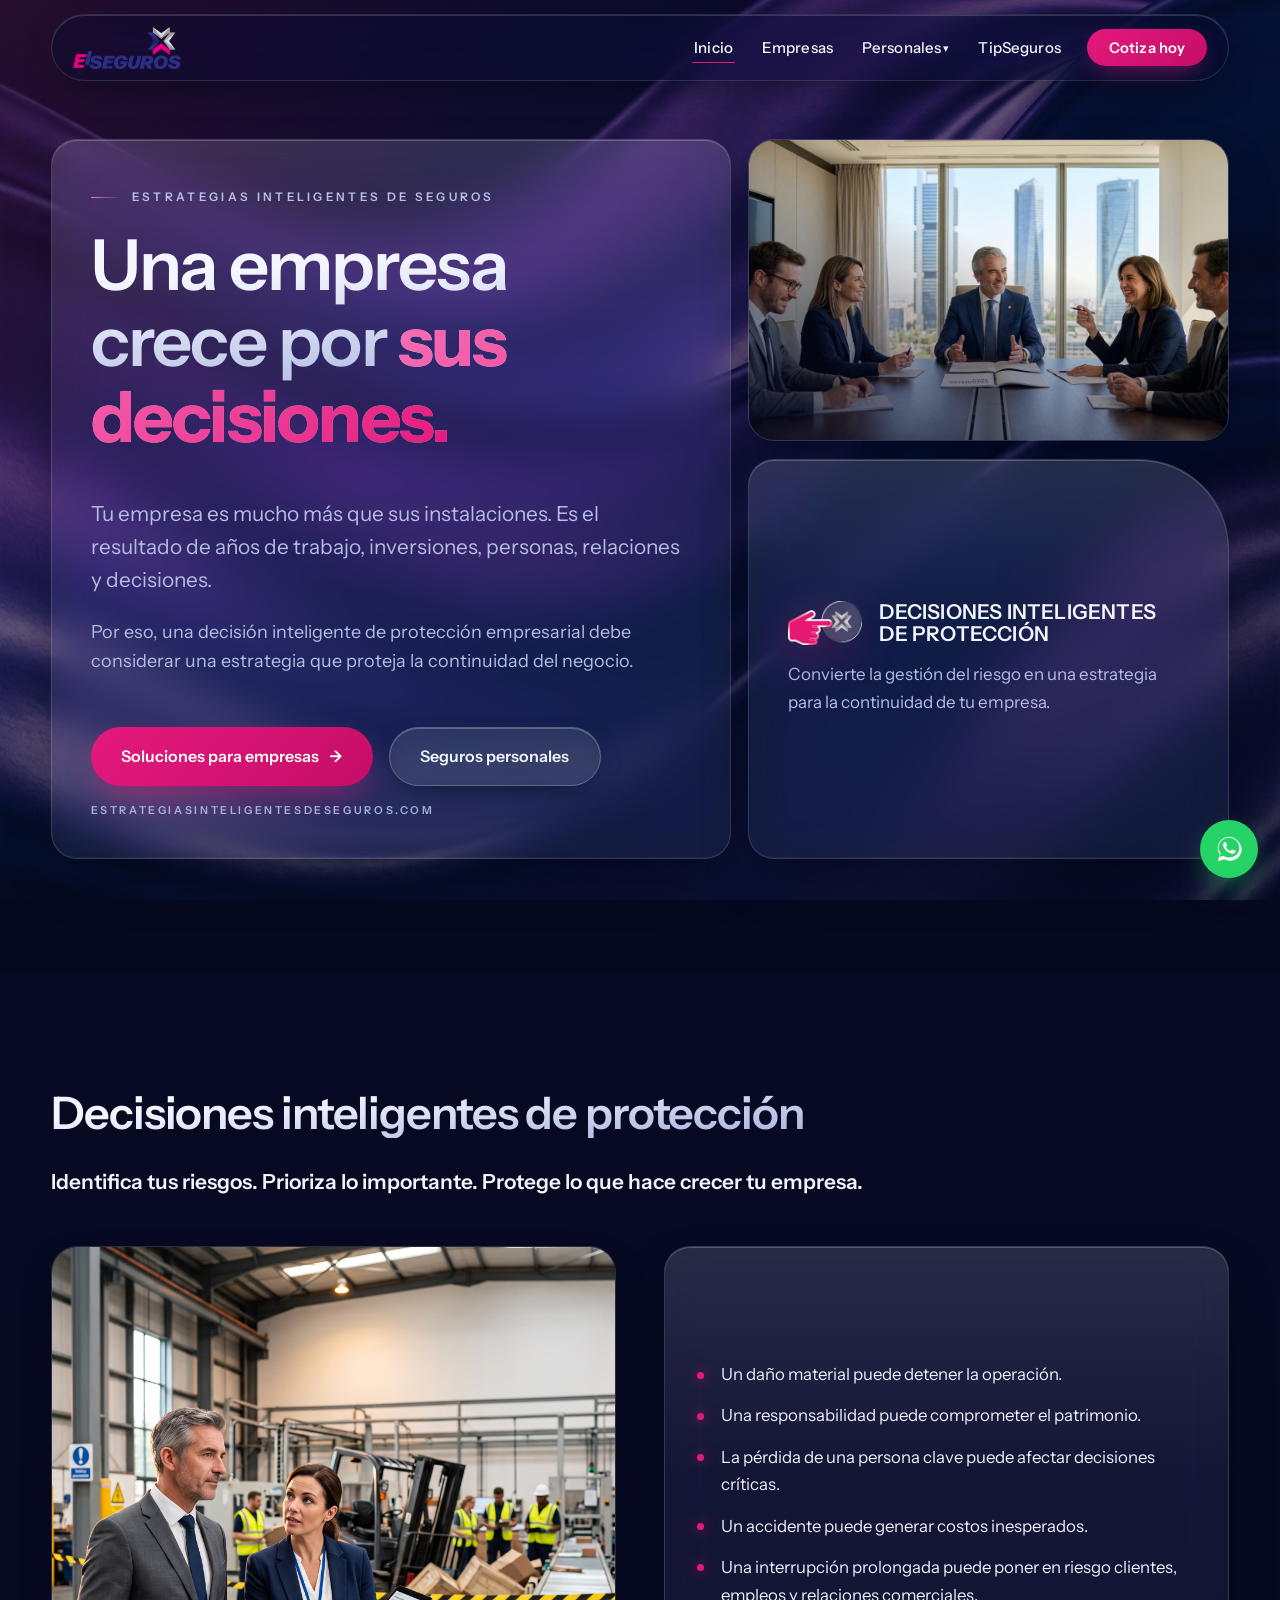
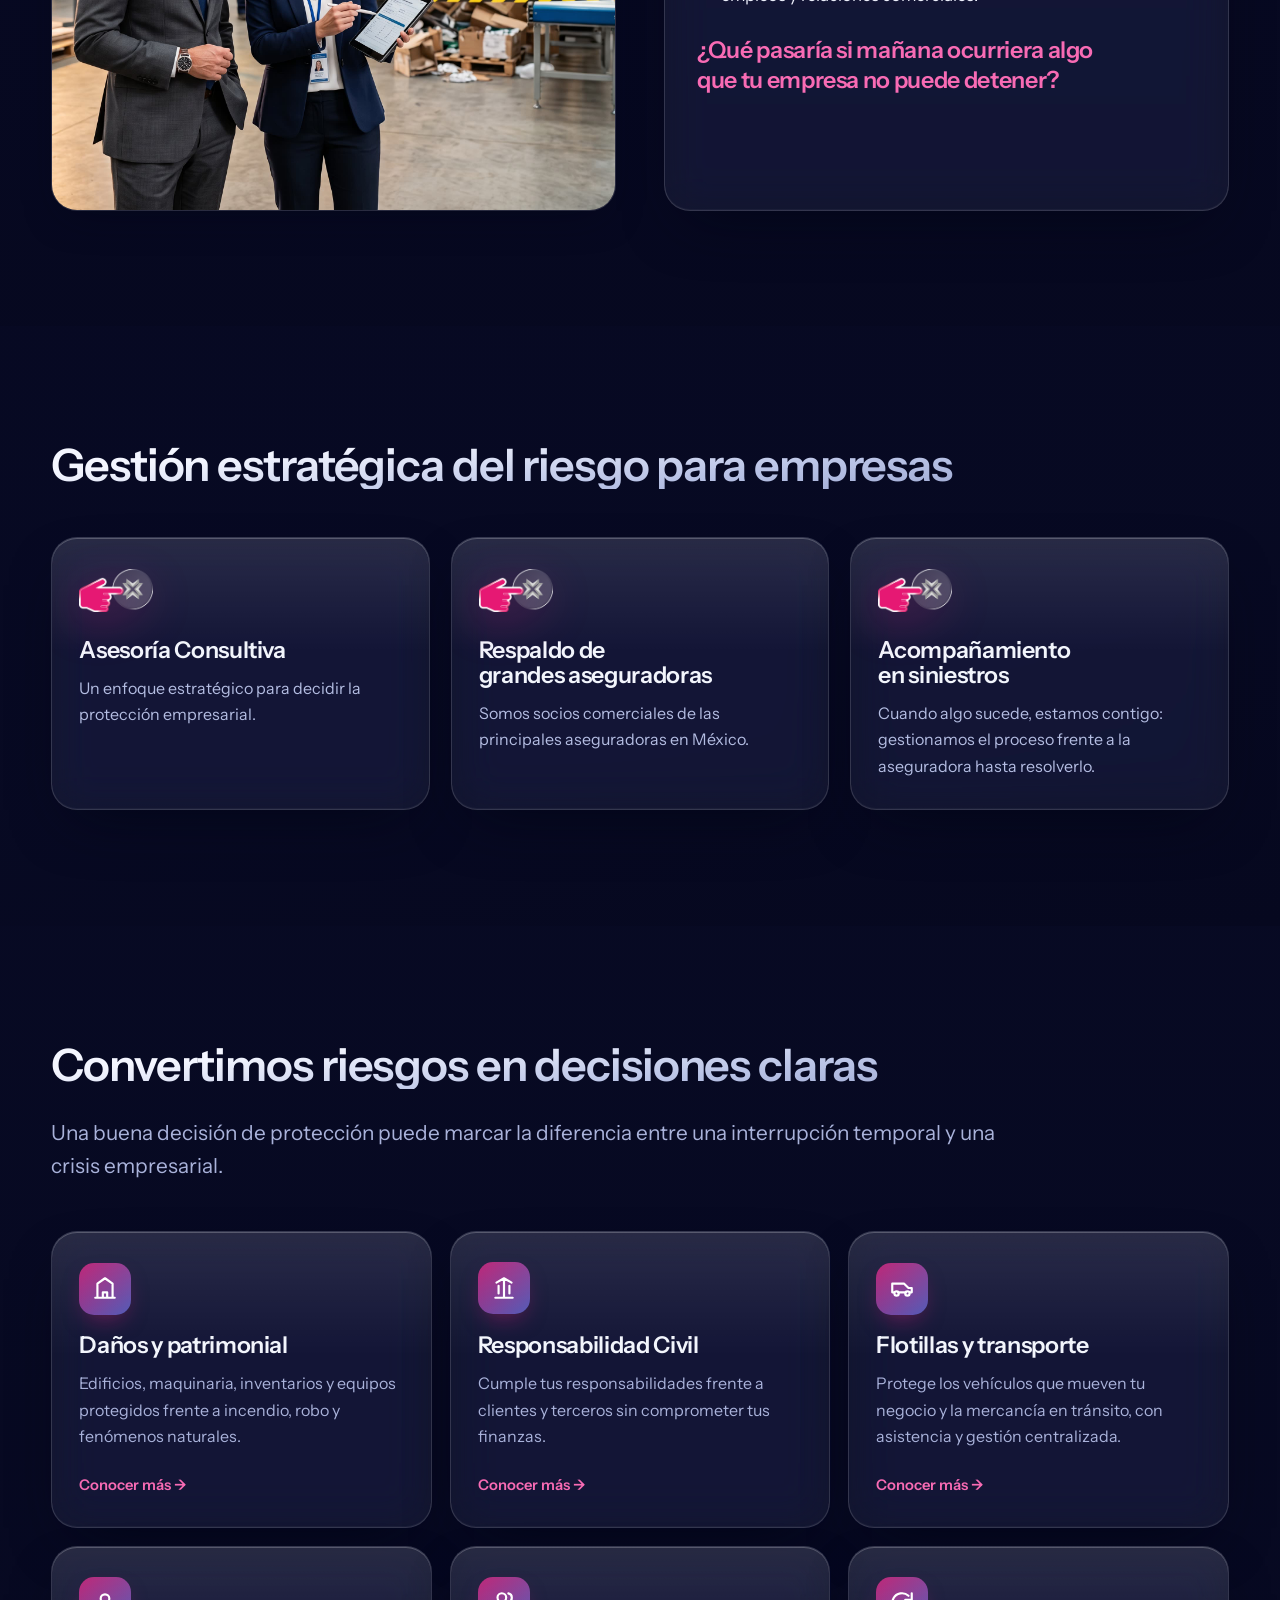
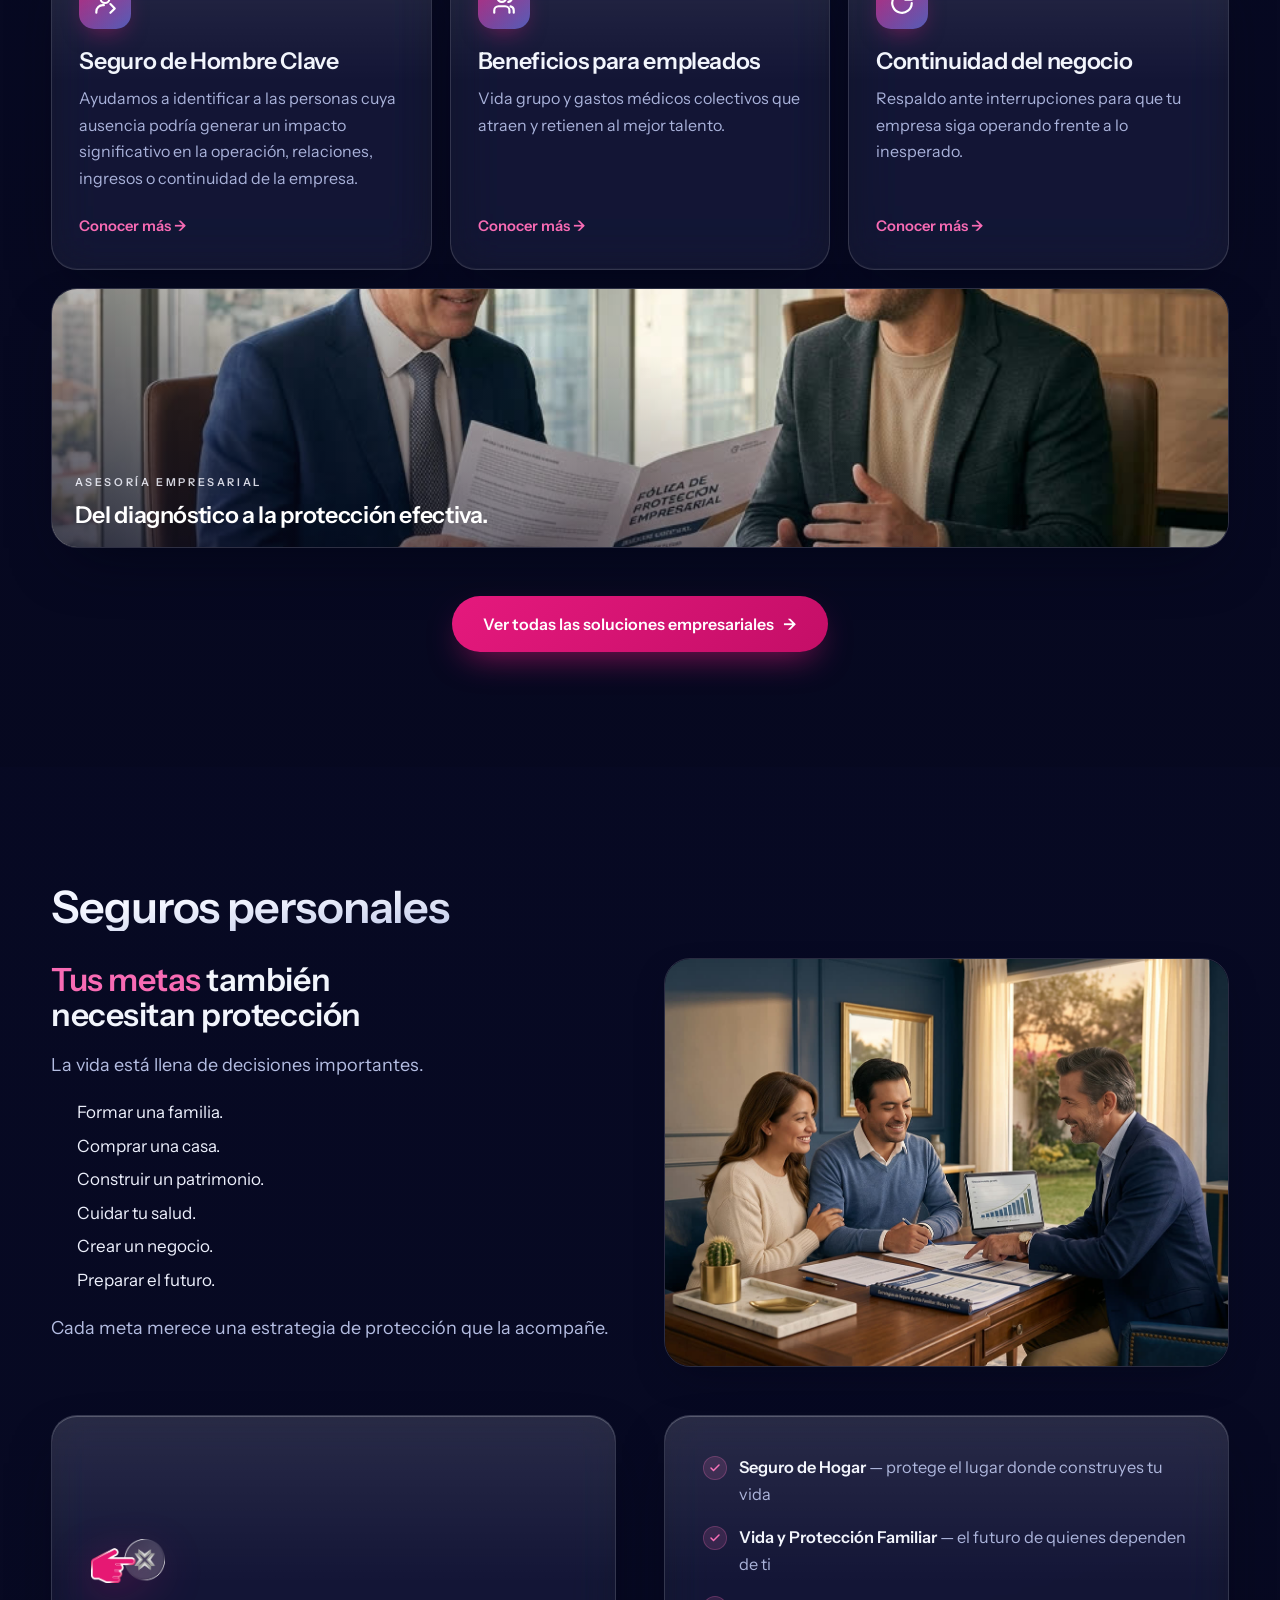
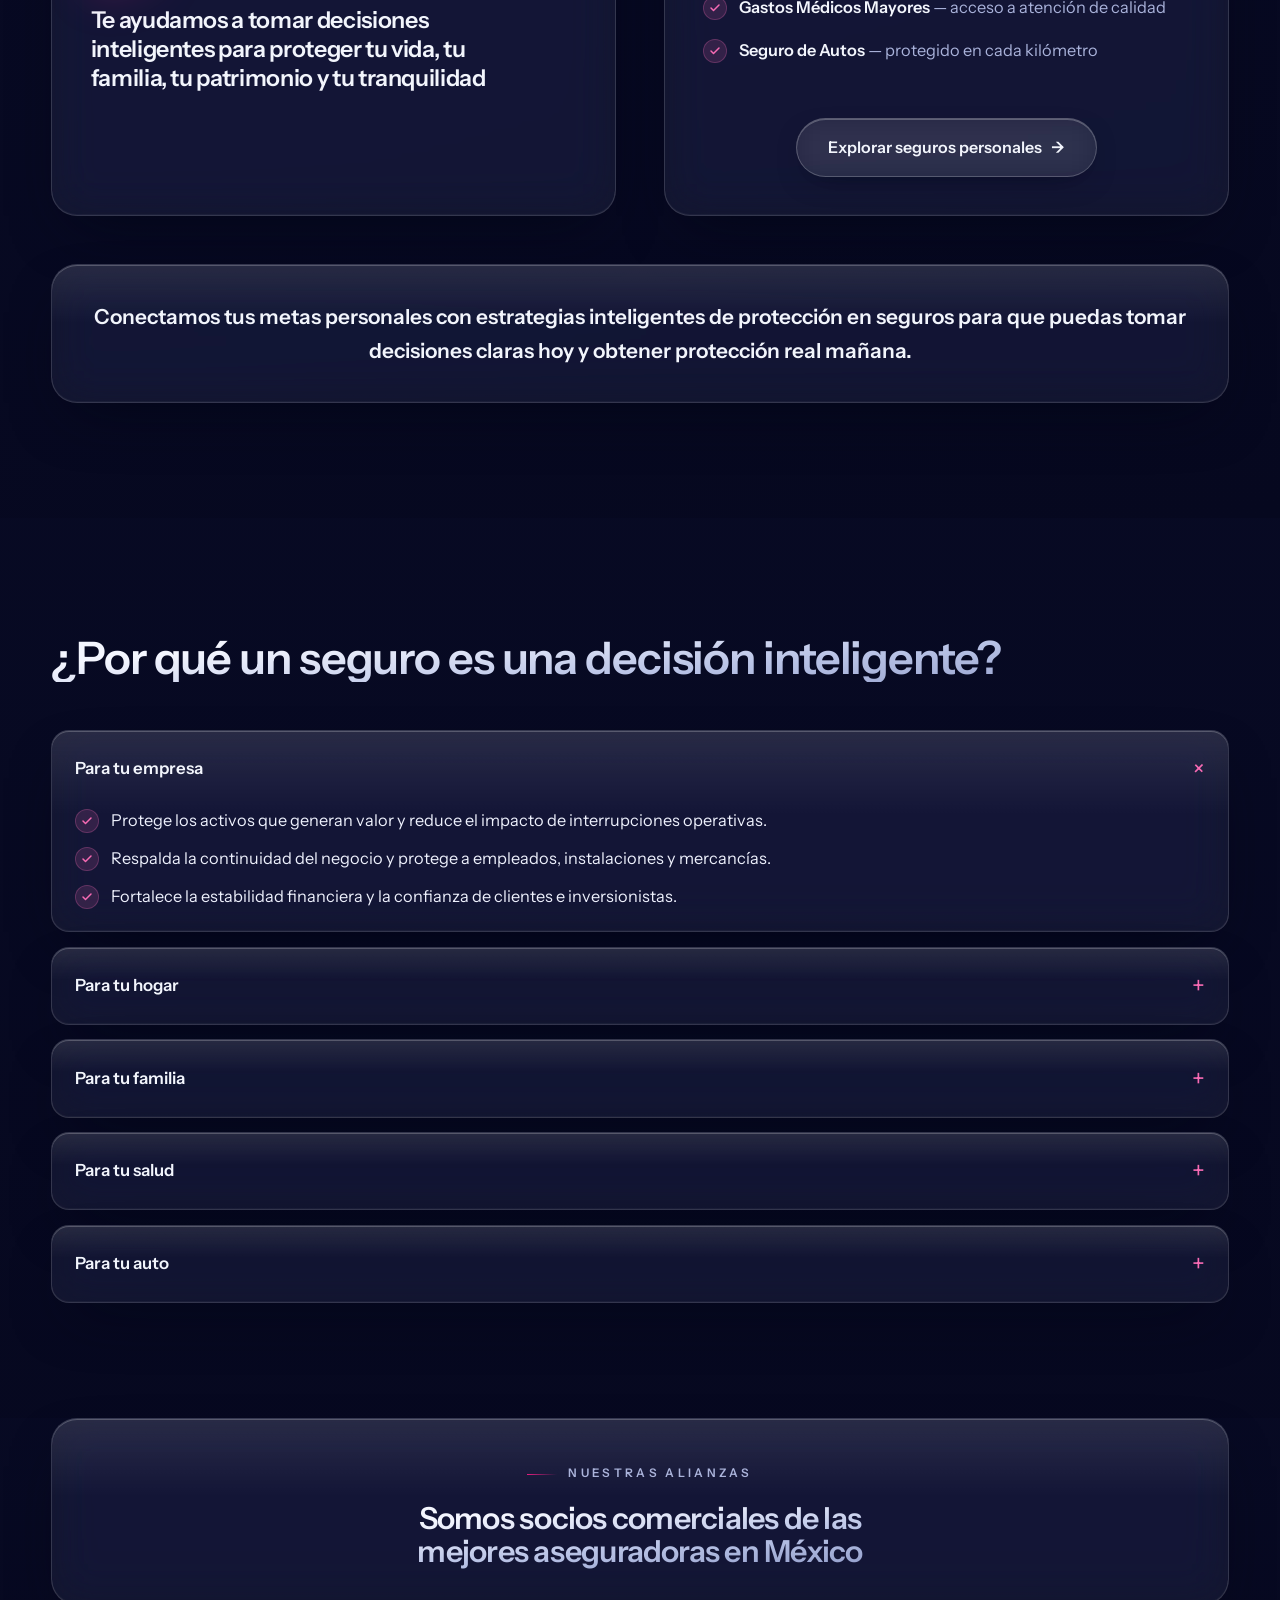
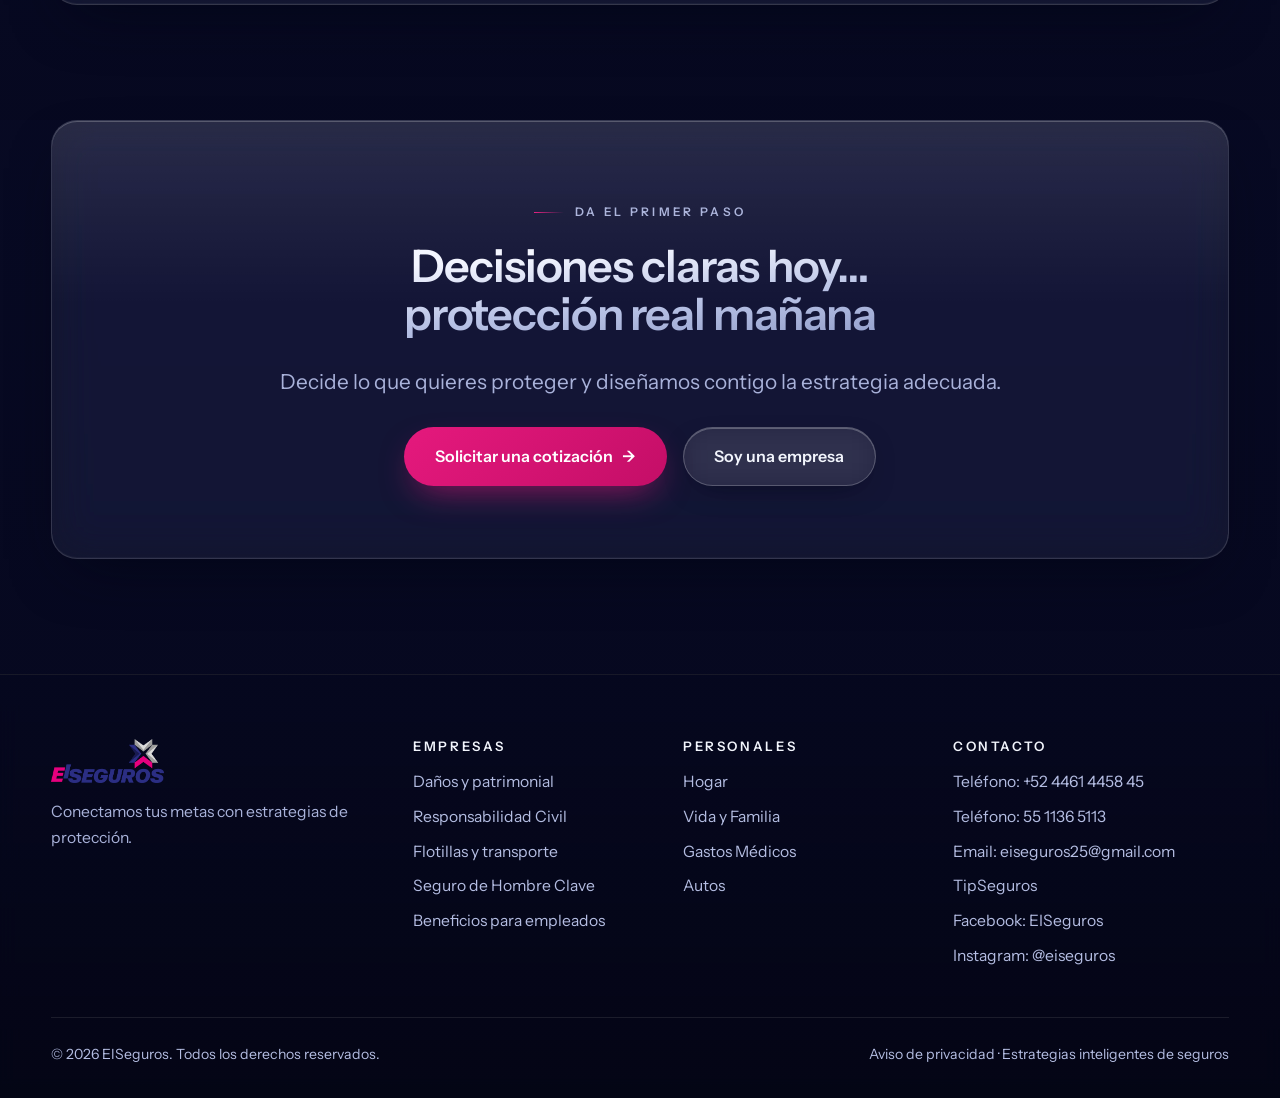
<file: public/index.html>
<!DOCTYPE html>
<html lang="es-MX">
<head>
<meta charset="UTF-8">
<meta name="viewport" content="width=device-width, initial-scale=1.0">
<title>EISeguros — Estrategias inteligentes de seguros | Empresas y familias en México</title>
<meta name="description" content="Convertimos la gestión del riesgo en una estrategia para la continuidad de tu empresa. Socios comerciales de las principales aseguradoras de México.">
<link rel="icon" type="image/png" href="assets/brand/estrella-eiseguros.png">
<link rel="preconnect" href="https://fonts.googleapis.com">
<link rel="preconnect" href="https://fonts.gstatic.com" crossorigin>
<link href="https://fonts.googleapis.com/css2?family=Instrument+Sans:ital,wght@0,400;0,500;0,600;0,700;1,600&display=swap" rel="stylesheet">
<link rel="stylesheet" href="assets/css/glass.css">
</head>
<body class="bg-ice">

<!-- ======= HEADER ======= -->
<header class="site-header">
  <div class="container">
    <div class="bar">
      <a class="logo" href="index.html" aria-label="EISeguros — Inicio">
        <img src="assets/brand/logo-eiseguros.png" alt="EISeguros">
      </a>
      <button class="nav-toggle" aria-label="Abrir menú" aria-expanded="false"><span></span></button>
      <ul class="nav-links">
        <li><a href="index.html" aria-current="page">Inicio</a></li>
        <li><a href="empresas.html">Empresas</a></li>
        <li class="nav-drop">
          <a href="personas.html">Personales</a>
          <ul class="nav-drop-menu">
            <li><a href="seguros-hogar.html">Seguro de Hogar</a></li>
            <li><a href="seguros-vida.html">Vida y Familia</a></li>
            <li><a href="seguros-salud.html">Gastos Médicos</a></li>
            <li><a href="seguros-autos.html">Autos</a></li>
          </ul>
        </li>
        <li><a href="tipseguros.html">TipSeguros</a></li>
        <li><a class="nav-cta" href="contacto.html">Cotiza hoy</a></li>
      </ul>
    </div>
  </div>
</header>

<!-- ======= HERO BENTO ======= -->
<section class="on-dark" style="margin-top:-78px; padding-top:clamp(7rem,11vw,8.5rem);">
  <div class="container">
    <div class="bento">

      <!-- Titular -->
      <div class="glass tile-pad b-span-7 reveal" style="display:flex; flex-direction:column; justify-content:space-between; min-height:480px;">
        <div>
          <span class="kicker">Estrategias inteligentes de seguros</span>
          <h1>Una empresa crece por <strong>sus decisiones.</strong></h1>
          <p class="lead" style="max-width:48ch;">Tu empresa es mucho más que sus instalaciones. Es el resultado de años de trabajo, inversiones, personas, relaciones y decisiones.</p>
          <p style="max-width:48ch;">Por eso, una decisión inteligente de protección empresarial debe considerar una estrategia que proteja la continuidad del negocio.</p>
        </div>
        <div style="display:flex; gap:1rem; flex-wrap:wrap; align-items:center; justify-content:space-between; margin-top:2rem;">
          <div style="display:flex; gap:1rem; flex-wrap:wrap;">
            <a class="btn btn-primary" href="empresas.html">Soluciones para empresas <span class="arrow">→</span></a>
            <a class="btn btn-ghost" href="personas.html">Seguros personales</a>
          </div>
          <span class="micro">estrategiasinteligentesdeseguros.com</span>
        </div>
      </div>

      <!-- Columna derecha: foto + tarjeta Decintel -->
      <div class="b-span-5 reveal" style="--d:.08s; display:flex; flex-direction:column; gap:1.1rem; min-height:480px;">
        <div class="media-tile" style="flex:0 0 42%; position:relative; border-radius:var(--radius-lg); overflow:hidden;">
          <img src="assets/img/reunion-ejecutiva.jpg" alt="Reunión ejecutiva de negocios en una sala corporativa">
          <div class="overlay"></div>
        </div>
        <div class="glass corner-tab tile-pad" style="flex:1; display:flex; flex-direction:column; justify-content:center; gap:0.4rem;">
          <div style="display:flex; align-items:center; gap:1.1rem; margin-bottom:0.6rem;">
            <img class="icon-decintel" src="assets/brand/simbolo-decintel.png" alt="" aria-hidden="true">
            <h3 style="margin:0; text-transform:uppercase; letter-spacing:0.01em; font-size:clamp(1.05rem,1.6vw,1.28rem);">Decisiones inteligentes de protección</h3>
          </div>
          <p style="margin:0; font-size:1.06rem;">Convierte la gestión del riesgo en una estrategia para la continuidad de tu empresa.</p>
        </div>
      </div>

    </div>
  </div>
</section>

<!-- ======= DECISIONES INTELIGENTES DE PROTECCIÓN ======= -->
<section class="bg-ice">
  <div class="container">
    <h2 class="reveal">Decisiones inteligentes de protección</h2>
    <p class="lead reveal" style="--d:.06s; font-weight:600; color:var(--text-light);">Identifica tus riesgos. Prioriza lo importante. Protege lo que hace crecer tu empresa.</p>
    <div class="split mt-3" style="align-items:stretch;">
      <div class="media reveal" style="--d:.1s">
        <img src="assets/img/riesgo-operacion.jpg" alt="Asesores revisando la operación dentro de una planta industrial" loading="lazy">
      </div>
      <div class="glass reveal" style="--d:.16s; padding:2.2rem 2rem; display:flex; flex-direction:column; justify-content:center;">
        <ul class="dot-list">
          <li>Un daño material puede detener la operación.</li>
          <li>Una responsabilidad puede comprometer el patrimonio.</li>
          <li>La pérdida de una persona clave puede afectar decisiones críticas.</li>
          <li>Un accidente puede generar costos inesperados.</li>
          <li>Una interrupción prolongada puede poner en riesgo clientes, empleos y relaciones comerciales.</li>
        </ul>
        <p class="ask-pink">¿Qué pasaría si mañana ocurriera algo que tu empresa no puede detener?</p>
      </div>
    </div>
  </div>
</section>

<!-- ======= GESTIÓN ESTRATÉGICA DEL RIESGO ======= -->
<section class="bg-deep on-dark">
  <div class="container">
    <h2 class="reveal mw-70">Gestión estratégica del riesgo para empresas</h2>
    <div class="grid-3 mt-3">
      <div class="glass p-card reveal" style="--d:.05s">
        <img class="icon-decintel" src="assets/brand/simbolo-decintel.png" alt="" aria-hidden="true">
        <h3>Asesoría Consultiva</h3>
        <p>Un enfoque estratégico para decidir la protección empresarial.</p>
      </div>
      <div class="glass p-card reveal" style="--d:.12s">
        <img class="icon-decintel" src="assets/brand/simbolo-decintel.png" alt="" aria-hidden="true">
        <h3>Respaldo de grandes aseguradoras</h3>
        <p>Somos socios comerciales de las principales aseguradoras en México.</p>
      </div>
      <div class="glass p-card reveal" style="--d:.19s">
        <img class="icon-decintel" src="assets/brand/simbolo-decintel.png" alt="" aria-hidden="true">
        <h3>Acompañamiento en siniestros</h3>
        <p>Cuando algo sucede, estamos contigo: gestionamos el proceso frente a la aseguradora hasta resolverlo.</p>
      </div>
    </div>
  </div>
</section>

<!-- ======= CONVERTIMOS RIESGOS EN DECISIONES CLARAS ======= -->
<section class="bg-ice">
  <div class="container">
    <h2 class="reveal mw-70">Convertimos riesgos en decisiones claras</h2>
    <p class="lead reveal mw-70" style="--d:.06s">Una buena decisión de protección puede marcar la diferencia entre una interrupción temporal y una crisis empresarial.</p>

    <div class="bento mt-3">
      <a class="glass p-card b-span-4 reveal" style="--d:.04s" href="empresas.html#danos">
        <div class="icon" aria-hidden="true"><svg viewBox="0 0 24 24" fill="none" stroke-width="2" stroke-linecap="round" stroke-linejoin="round"><path d="M3 21h18M5 21V8l7-5 7 5v13M10 21v-5h4v5"/></svg></div>
        <h3>Daños y patrimonial</h3>
        <p>Edificios, maquinaria, inventarios y equipos protegidos frente a incendio, robo y fenómenos naturales.</p>
        <span class="more">Conocer más →</span>
      </a>
      <a class="glass p-card b-span-4 reveal" style="--d:.08s" href="empresas.html#rc">
        <div class="icon" aria-hidden="true"><svg viewBox="0 0 24 24" fill="none" stroke-width="2" stroke-linecap="round" stroke-linejoin="round"><path d="M12 3v18M5 7l7-4 7 4M4 21h16M7 10v7m10-7v7"/></svg></div>
        <h3>Responsabilidad Civil</h3>
        <p>Cumple tus responsabilidades frente a clientes y terceros sin comprometer tus finanzas.</p>
        <span class="more">Conocer más →</span>
      </a>
      <a class="glass p-card b-span-4 reveal" style="--d:.12s" href="empresas.html#flotillas">
        <div class="icon" aria-hidden="true"><svg viewBox="0 0 24 24" fill="none" stroke-width="2" stroke-linecap="round" stroke-linejoin="round"><path d="M3 16V8h11l4 4h3v4h-2M3 16h2m11 0h-8m11 0h2M7 19a2 2 0 1 0 0-4 2 2 0 0 0 0 4zm10 0a2 2 0 1 0 0-4 2 2 0 0 0 0 4z"/></svg></div>
        <h3>Flotillas y transporte</h3>
        <p>Protege los vehículos que mueven tu negocio y la mercancía en tránsito, con asistencia y gestión centralizada.</p>
        <span class="more">Conocer más →</span>
      </a>

      <a class="glass p-card b-span-4 reveal" style="--d:.16s" href="empresas.html#hombre-clave">
        <div class="icon" aria-hidden="true"><svg viewBox="0 0 24 24" fill="none" stroke-width="2" stroke-linecap="round" stroke-linejoin="round"><path d="M12 12a4 4 0 1 0 0-8 4 4 0 0 0 0 8zM4 21v-1a6 6 0 0 1 6-6h1M17 21l4-4-4-4"/></svg></div>
        <h3>Seguro de Hombre Clave</h3>
        <p>Ayudamos a identificar a las personas cuya ausencia podría generar un impacto significativo en la operación, relaciones, ingresos o continuidad de la empresa.</p>
        <span class="more">Conocer más →</span>
      </a>
      <a class="glass p-card b-span-4 reveal" style="--d:.2s" href="empresas.html#beneficios">
        <div class="icon" aria-hidden="true"><svg viewBox="0 0 24 24" fill="none" stroke-width="2" stroke-linecap="round" stroke-linejoin="round"><path d="M17 21v-2a4 4 0 0 0-4-4H7a4 4 0 0 0-4 4v2M10 11a4 4 0 1 0 0-8 4 4 0 0 0 0 8zm11 10v-2a4 4 0 0 0-3-3.85M16 3.15A4 4 0 0 1 16 11"/></svg></div>
        <h3>Beneficios para empleados</h3>
        <p>Vida grupo y gastos médicos colectivos que atraen y retienen al mejor talento.</p>
        <span class="more">Conocer más →</span>
      </a>
      <a class="glass p-card b-span-4 reveal" style="--d:.24s" href="empresas.html#continuidad">
        <div class="icon" aria-hidden="true"><svg viewBox="0 0 24 24" fill="none" stroke-width="2" stroke-linecap="round" stroke-linejoin="round"><path d="M21 12a9 9 0 1 1-3-6.7M21 3v6h-6"/></svg></div>
        <h3>Continuidad del negocio</h3>
        <p>Respaldo ante interrupciones para que tu empresa siga operando frente a lo inesperado.</p>
        <span class="more">Conocer más →</span>
      </a>

      <div class="media-tile b-span-12 reveal" style="--d:.28s; min-height:260px;">
        <img src="assets/img/asesoria-empresarial.jpg" alt="Asesor revisando una póliza de protección empresarial con un empresario">
        <div class="overlay"></div>
        <div class="caption">
          <span class="micro" style="color:rgba(244,246,255,0.85);">Asesoría empresarial</span>
          <h3 style="margin:0.4rem 0 0; color:#fff;">Del diagnóstico a la protección efectiva.</h3>
        </div>
      </div>
    </div>

    <div class="center mt-3 reveal">
      <a class="btn btn-primary" href="empresas.html">Ver todas las soluciones empresariales <span class="arrow">→</span></a>
    </div>
  </div>
</section>

<!-- ======= SEGUROS PERSONALES ======= -->
<section class="bg-deep on-dark">
  <div class="container">
    <h2 class="reveal">Seguros personales</h2>
    <div class="split" style="align-items:center;">
      <div>
        <h3 class="reveal" style="font-size:clamp(1.5rem,2.6vw,2rem); margin-bottom:1.2rem;"><span style="color:var(--rosa-300);">Tus metas</span> también necesitan protección</h3>
        <p class="reveal" style="--d:.06s">La vida está llena de decisiones importantes.</p>
        <ul class="goal-list reveal" style="--d:.1s">
          <li>Formar una familia.</li>
          <li>Comprar una casa.</li>
          <li>Construir un patrimonio.</li>
          <li>Cuidar tu salud.</li>
          <li>Crear un negocio.</li>
          <li>Preparar el futuro.</li>
        </ul>
        <p class="reveal" style="--d:.14s">Cada meta merece una estrategia de protección que la acompañe.</p>
      </div>
      <div class="media reveal" style="--d:.12s">
        <img src="assets/img/asesoria-personal.jpg" alt="Asesor de seguros atendiendo a una pareja en su hogar" loading="lazy">
      </div>
    </div>

    <div class="split mt-3" style="align-items:stretch;">
      <div class="glass tile-pad reveal duo-card">
        <img class="icon-decintel" src="assets/brand/simbolo-decintel.png" alt="" aria-hidden="true">
        <h3 style="margin:0;">Te ayudamos a tomar decisiones inteligentes para proteger tu vida, tu familia, tu patrimonio y tu tranquilidad</h3>
      </div>
      <div class="glass tile-pad reveal duo-card" style="--d:.08s;">
        <ul class="check-list">
          <li><span class="chk"><svg viewBox="0 0 24 24" fill="none" stroke-linecap="round" stroke-linejoin="round"><path d="M4 12l5 5L20 6"/></svg></span><span class="pl-item"><a class="pl-name" href="seguros-hogar.html">Seguro de Hogar</a><span class="pl-desc">protege el lugar donde construyes tu vida</span></span></li>
          <li><span class="chk"><svg viewBox="0 0 24 24" fill="none" stroke-linecap="round" stroke-linejoin="round"><path d="M4 12l5 5L20 6"/></svg></span><span class="pl-item"><a class="pl-name" href="seguros-vida.html">Vida y Protección Familiar</a><span class="pl-desc">el futuro de quienes dependen de ti</span></span></li>
          <li><span class="chk"><svg viewBox="0 0 24 24" fill="none" stroke-linecap="round" stroke-linejoin="round"><path d="M4 12l5 5L20 6"/></svg></span><span class="pl-item"><a class="pl-name" href="seguros-salud.html">Gastos Médicos Mayores</a><span class="pl-desc">acceso a atención de calidad</span></span></li>
          <li><span class="chk"><svg viewBox="0 0 24 24" fill="none" stroke-linecap="round" stroke-linejoin="round"><path d="M4 12l5 5L20 6"/></svg></span><span class="pl-item"><a class="pl-name" href="seguros-autos.html">Seguro de Autos</a><span class="pl-desc">protegido en cada kilómetro</span></span></li>
        </ul>
        <div class="mt-2" style="display:flex; justify-content:center;">
          <a class="btn btn-ghost" href="personas.html">Explorar seguros personales <span class="arrow">→</span></a>
        </div>
      </div>
    </div>

    <div class="glass reveal mt-3" style="padding:2.2rem 2rem; text-align:center;">
      <p class="lead" style="margin:0; font-weight:600; color:var(--text-light);">Conectamos tus metas personales con estrategias inteligentes de protección en seguros para que puedas tomar decisiones claras hoy y obtener protección real mañana.</p>
    </div>
  </div>
</section>

<!-- ======= ¿POR QUÉ UN SEGURO ES UNA DECISIÓN INTELIGENTE? ======= -->
<section class="bg-ice">
  <div class="container">
    <h2 class="reveal mw-70">¿Por qué un seguro es una decisión inteligente?</h2>
    <div class="accordion mt-3">
      <details class="glass-light reveal" open>
        <summary>Para tu empresa</summary>
        <div class="acc-body">
          <ul class="check-list">
            <li><span class="chk"><svg viewBox="0 0 24 24" fill="none" stroke-linecap="round" stroke-linejoin="round"><path d="M4 12l5 5L20 6"/></svg></span>Protege los activos que generan valor y reduce el impacto de interrupciones operativas.</li>
            <li><span class="chk"><svg viewBox="0 0 24 24" fill="none" stroke-linecap="round" stroke-linejoin="round"><path d="M4 12l5 5L20 6"/></svg></span>Respalda la continuidad del negocio y protege a empleados, instalaciones y mercancías.</li>
            <li><span class="chk"><svg viewBox="0 0 24 24" fill="none" stroke-linecap="round" stroke-linejoin="round"><path d="M4 12l5 5L20 6"/></svg></span>Fortalece la estabilidad financiera y la confianza de clientes e inversionistas.</li>
          </ul>
        </div>
      </details>
      <details class="glass-light reveal" style="--d:.05s">
        <summary>Para tu hogar</summary>
        <div class="acc-body">
          <ul class="check-list">
            <li><span class="chk"><svg viewBox="0 0 24 24" fill="none" stroke-linecap="round" stroke-linejoin="round"><path d="M4 12l5 5L20 6"/></svg></span>Protege la inversión más importante de tu patrimonio frente a incendio, robo y desastres naturales.</li>
            <li><span class="chk"><svg viewBox="0 0 24 24" fill="none" stroke-linecap="round" stroke-linejoin="round"><path d="M4 12l5 5L20 6"/></svg></span>Reduce el impacto económico de reparaciones inesperadas e incluye asistencias en casa.</li>
            <li><span class="chk"><svg viewBox="0 0 24 24" fill="none" stroke-linecap="round" stroke-linejoin="round"><path d="M4 12l5 5L20 6"/></svg></span>Trae tranquilidad a toda la familia.</li>
          </ul>
        </div>
      </details>
      <details class="glass-light reveal" style="--d:.08s">
        <summary>Para tu familia</summary>
        <div class="acc-body">
          <ul class="check-list">
            <li><span class="chk"><svg viewBox="0 0 24 24" fill="none" stroke-linecap="round" stroke-linejoin="round"><path d="M4 12l5 5L20 6"/></svg></span>Garantiza estabilidad económica y protege el patrimonio construido durante toda una vida.</li>
            <li><span class="chk"><svg viewBox="0 0 24 24" fill="none" stroke-linecap="round" stroke-linejoin="round"><path d="M4 12l5 5L20 6"/></svg></span>Asegura la educación y el bienestar de tus hijos, y ayuda a cubrir deudas y obligaciones.</li>
            <li><span class="chk"><svg viewBox="0 0 24 24" fill="none" stroke-linecap="round" stroke-linejoin="round"><path d="M4 12l5 5L20 6"/></svg></span>Puede convertirse en herramienta de ahorro y planeación patrimonial.</li>
          </ul>
        </div>
      </details>
      <details class="glass-light reveal" style="--d:.11s">
        <summary>Para tu salud</summary>
        <div class="acc-body">
          <ul class="check-list">
            <li><span class="chk"><svg viewBox="0 0 24 24" fill="none" stroke-linecap="round" stroke-linejoin="round"><path d="M4 12l5 5L20 6"/></svg></span>Protege tus ahorros frente a los altos costos de enfermedades y accidentes.</li>
            <li><span class="chk"><svg viewBox="0 0 24 24" fill="none" stroke-linecap="round" stroke-linejoin="round"><path d="M4 12l5 5L20 6"/></svg></span>Accede a hospitales y especialistas de prestigio cuando más lo necesitas.</li>
            <li><span class="chk"><svg viewBox="0 0 24 24" fill="none" stroke-linecap="round" stroke-linejoin="round"><path d="M4 12l5 5L20 6"/></svg></span>Atención oportuna que favorece una mejor recuperación.</li>
          </ul>
        </div>
      </details>
      <details class="glass-light reveal" style="--d:.14s">
        <summary>Para tu auto</summary>
        <div class="acc-body">
          <ul class="check-list">
            <li><span class="chk"><svg viewBox="0 0 24 24" fill="none" stroke-linecap="round" stroke-linejoin="round"><path d="M4 12l5 5L20 6"/></svg></span>Protege tu patrimonio frente a accidentes, robo y daños a terceros.</li>
            <li><span class="chk"><svg viewBox="0 0 24 24" fill="none" stroke-linecap="round" stroke-linejoin="round"><path d="M4 12l5 5L20 6"/></svg></span>Asistencia vial inmediata cuando enfrentas una emergencia.</li>
            <li><span class="chk"><svg viewBox="0 0 24 24" fill="none" stroke-linecap="round" stroke-linejoin="round"><path d="M4 12l5 5L20 6"/></svg></span>Conduce con respaldo financiero y legal ante imprevistos.</li>
          </ul>
        </div>
      </details>
    </div>
  </div>
</section>

<!-- ======= ASEGURADORAS ======= -->
<section class="bg-ice" style="padding-top:0;">
  <div class="container">
    <div class="glass reveal" style="padding:2.2rem 2rem; text-align:center;">
      <span class="kicker" style="justify-content:center;">Nuestras alianzas</span>
      <h2 style="font-size:clamp(1.4rem,2.4vw,1.9rem); margin:0; max-width:24ch; margin-inline:auto;">Somos socios comerciales de las mejores aseguradoras en México</h2>
    </div>
  </div>
</section>

<!-- ======= CTA FINAL ======= -->
<section class="bg-ice" style="padding-top:0;">
  <div class="container">
    <div class="glass cta-band reveal">
      <span class="kicker" style="justify-content:center;">Da el primer paso</span>
      <h2>Decisiones claras hoy… protección real mañana</h2>
      <p class="lead mw-60 mx-auto">Decide lo que quieres proteger y diseñamos contigo la estrategia adecuada.</p>
      <div class="actions">
        <a class="btn btn-primary" href="contacto.html">Solicitar una cotización <span class="arrow">→</span></a>
        <a class="btn btn-ghost" href="empresas.html">Soy una empresa</a>
      </div>
    </div>
  </div>
</section>

<!-- ======= FOOTER ======= -->
<footer class="site-footer">
  <div class="container">
    <div class="cols">
      <div>
        <a class="logo" href="index.html"><img src="assets/brand/logo-eiseguros.png" alt="EISeguros"></a>
        <p>Conectamos tus metas con estrategias de protección.</p>
      </div>
      <div>
        <h4>Empresas</h4>
        <ul>
          <li><a href="empresas.html#danos">Daños y patrimonial</a></li>
          <li><a href="empresas.html#rc">Responsabilidad Civil</a></li>
          <li><a href="empresas.html#flotillas">Flotillas y transporte</a></li>
          <li><a href="empresas.html#hombre-clave">Seguro de Hombre Clave</a></li>
          <li><a href="empresas.html#beneficios">Beneficios para empleados</a></li>
        </ul>
      </div>
      <div>
        <h4>Personales</h4>
        <ul>
          <li><a href="seguros-hogar.html">Hogar</a></li>
          <li><a href="seguros-vida.html">Vida y Familia</a></li>
          <li><a href="seguros-salud.html">Gastos Médicos</a></li>
          <li><a href="seguros-autos.html">Autos</a></li>
        </ul>
      </div>
      <div>
        <h4>Contacto</h4>
        <ul>
          <li>Teléfono: <a href="tel:+524461445845">+52 4461 4458 45</a></li>
          <li>Teléfono: <a href="tel:+525511365113">55 1136 5113</a></li>
          <li>Email: <a href="mailto:eiseguros25@gmail.com">eiseguros25@gmail.com</a></li>
          <li><a href="tipseguros.html">TipSeguros</a></li>
          <li>Facebook: <a href="https://facebook.com/EISeguros" target="_blank" rel="noopener">EISeguros</a></li>
          <li>Instagram: <a href="https://instagram.com/eiseguros" target="_blank" rel="noopener">@eiseguros</a></li>
        </ul>
      </div>
    </div>
    <div class="legal">
      <span>© 2026 EISeguros. Todos los derechos reservados.</span>
      <span><a href="#">Aviso de privacidad</a> · Estrategias inteligentes de seguros</span>
    </div>
  </div>
</footer>

<a class="wa-float" href="https://wa.me/524461445845" target="_blank" rel="noopener" aria-label="Escríbenos por WhatsApp" title="Escríbenos por WhatsApp">
  <svg viewBox="0 0 32 32"><path d="M16 3C9.4 3 4 8.4 4 15c0 2.6.8 5 2.2 7L4 29l7.2-2.1c1.9 1 4 1.6 6.3 1.6 6.6 0 12-5.4 12-12S22.6 3 16 3zm0 22c-2 0-3.9-.6-5.5-1.6l-.4-.2-4.1 1.2 1.2-4-.3-.4C5.7 18.4 5 16.8 5 15 5 9 9.9 4 16 4s11 5 11 11-4.9 10-11 10zm6-7.5c-.3-.2-1.9-1-2.2-1.1-.3-.1-.5-.2-.7.2-.2.3-.8 1.1-1 1.3-.2.2-.4.2-.7.1-.3-.2-1.4-.5-2.6-1.6-1-.9-1.6-1.9-1.8-2.2-.2-.3 0-.5.1-.7l.5-.6c.2-.2.2-.4.3-.6.1-.2 0-.5 0-.6-.1-.2-.7-1.8-1-2.4-.3-.6-.5-.5-.7-.6h-.6c-.2 0-.6.1-.9.4-.3.3-1.1 1.1-1.1 2.7s1.2 3.1 1.3 3.3c.2.2 2.3 3.6 5.7 5 3.4 1.5 3.4 1 4 .9.6-.1 1.9-.8 2.2-1.5.3-.7.3-1.4.2-1.5-.1-.2-.3-.3-.6-.4z"/></svg>
</a>

<script src="assets/js/main.js"></script>
</body>
</html>
</file>
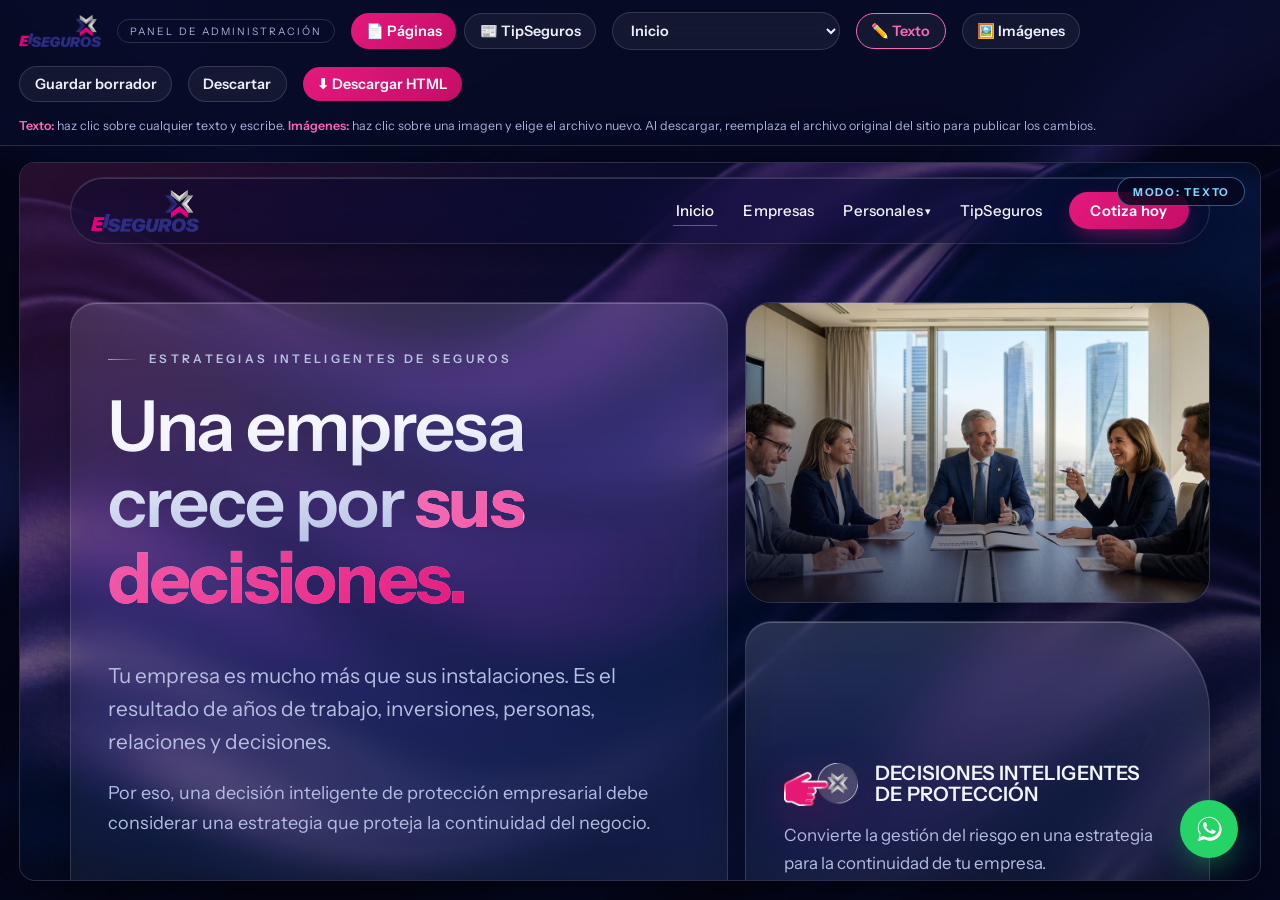
<file: public/admin.html>
<!DOCTYPE html>
<html lang="es-MX">
<head>
<meta charset="UTF-8">
<meta name="viewport" content="width=device-width, initial-scale=1.0">
<title>Panel de administración — EISeguros</title>
<meta name="robots" content="noindex, nofollow">
<link rel="icon" type="image/png" href="assets/brand/estrella-eiseguros.png">
<link rel="preconnect" href="https://fonts.googleapis.com">
<link rel="preconnect" href="https://fonts.gstatic.com" crossorigin>
<link href="https://fonts.googleapis.com/css2?family=Instrument+Sans:ital,wght@0,400;0,500;0,600;0,700;1,600&display=swap" rel="stylesheet">
<style>
  :root {
    --ink: #06081F; --panel: rgba(255,255,255,0.055); --border: rgba(255,255,255,0.14);
    --text: #EDF0FC; --soft: #A9B2DA; --rosa: #E5197D; --rosa-l: #F86BB4; --ok: #25D366;
  }
  * { box-sizing: border-box; }
  body {
    margin: 0; font-family: "Instrument Sans", sans-serif; color: var(--text);
    background: var(--ink) url("assets/img/silk-bg-alt.jpg") center / cover fixed;
    height: 100vh; display: flex; flex-direction: column; overflow: hidden;
  }
  body::before { content:""; position:fixed; inset:0; background:rgba(6,8,31,0.72); pointer-events:none; }
  header, main { position: relative; z-index: 1; }
  header {
    display: flex; align-items: center; gap: 1rem; flex-wrap: wrap;
    padding: 0.75rem 1.2rem;
    background: rgba(9,12,40,0.6); backdrop-filter: blur(20px);
    border-bottom: 1px solid var(--border);
  }
  header img.logo { height: 32px; }
  .tag {
    font-size: 0.64rem; letter-spacing: 0.2em; text-transform: uppercase;
    color: var(--soft); border: 1px solid var(--border); border-radius: 999px; padding: 0.28rem 0.75rem;
  }
  select, button, input, textarea, label.filebtn {
    font: inherit; font-size: 0.9rem;
    border-radius: 10px; border: 1px solid var(--border);
    background: var(--panel); color: var(--text);
    padding: 0.5rem 0.9rem;
    backdrop-filter: blur(10px);
    transition: background 0.2s, border-color 0.2s;
  }
  select, button { border-radius: 999px; font-weight: 600; cursor: pointer; }
  select:hover, button:hover { background: rgba(255,255,255,0.12); }
  select option { background: #0A0D2B; }
  button.primary { background: linear-gradient(135deg, var(--rosa), #C40E67); border: 0; color: #fff; }
  button.active { border-color: var(--rosa-l); color: var(--rosa-l); }
  button.danger { border-color: rgba(255,90,90,0.5); color: #ff8f8f; }
  .spacer { flex: 1; }
  .hint { font-size: 0.78rem; color: var(--soft); width: 100%; margin: 0; }
  .hint strong { color: var(--rosa-l); font-weight: 600; }

  /* Tabs */
  .tabs { display: flex; gap: 0.5rem; }
  .tab { border-radius: 999px; }
  .tab[aria-selected="true"] { background: linear-gradient(135deg, var(--rosa), #C40E67); border: 0; color: #fff; }

  main { flex: 1; padding: 1rem 1.2rem 1.2rem; min-height: 0; }
  .pane { height: 100%; display: none; }
  .pane.on { display: block; }

  /* Editor de páginas */
  #frameWrap {
    height: 100%; border-radius: 16px; overflow: hidden;
    border: 1px solid var(--border); box-shadow: 0 24px 60px -24px rgba(0,0,0,0.8);
    background: #0A0D2B; position: relative;
  }
  iframe { width: 100%; height: 100%; border: 0; }
  #modeBadge {
    position: absolute; top: 0.9rem; right: 0.9rem; z-index: 5;
    font-size: 0.68rem; font-weight: 700; letter-spacing: 0.16em; text-transform: uppercase;
    padding: 0.4rem 0.9rem; border-radius: 999px;
    background: rgba(6,8,31,0.85); border: 1px solid var(--border); color: var(--soft);
  }
  #modeBadge.text { color: #7FD8FF; border-color: rgba(127,216,255,0.4); }
  #modeBadge.img { color: var(--rosa-l); border-color: rgba(248,107,180,0.4); }

  /* Novedades */
  .posts-layout { height: 100%; display: grid; grid-template-columns: 320px 1fr; gap: 1rem; min-height: 0; }
  .card {
    background: rgba(9,12,40,0.55); backdrop-filter: blur(18px);
    border: 1px solid var(--border); border-radius: 16px;
    padding: 1.1rem; overflow: auto; min-height: 0;
  }
  .card h2 { margin: 0 0 0.9rem; font-size: 0.95rem; letter-spacing: 0.1em; text-transform: uppercase; color: var(--soft); font-weight: 600; }
  .post-item {
    padding: 0.75rem 0.9rem; border-radius: 12px; cursor: pointer;
    border: 1px solid transparent; margin-bottom: 0.5rem;
    background: rgba(255,255,255,0.04);
  }
  .post-item:hover { background: rgba(255,255,255,0.09); }
  .post-item.sel { border-color: var(--rosa-l); background: rgba(229,25,125,0.14); }
  .post-item .t { font-weight: 600; font-size: 0.94rem; }
  .post-item .d { font-size: 0.76rem; color: var(--soft); margin-top: 0.15rem; }
  .grid2 { display: grid; grid-template-columns: 1fr 1fr; gap: 0.9rem; }
  .field { margin-bottom: 0.9rem; }
  .field label { display: block; font-size: 0.82rem; font-weight: 600; margin-bottom: 0.35rem; color: var(--soft); }
  .field input, .field textarea, .field select { width: 100%; border-radius: 10px; }
  .field textarea { resize: vertical; min-height: 90px; font-family: inherit; }
  .field .help { font-size: 0.72rem; color: var(--soft); margin-top: 0.25rem; }
  .row-btns { display: flex; gap: 0.6rem; flex-wrap: wrap; margin-top: 1rem; }
  .filepick { display: flex; gap: 0.5rem; align-items: center; }
  .filepick input[type=text] { flex: 1; }

  #toast {
    position: fixed; bottom: 1.2rem; left: 50%; translate: -50% 0; z-index: 50;
    background: rgba(9,12,40,0.94); border: 1px solid var(--border);
    padding: 0.8rem 1.3rem; border-radius: 12px; font-size: 0.9rem;
    opacity: 0; visibility: hidden; transition: opacity 0.25s; max-width: 90vw;
  }
  #toast.show { opacity: 1; visibility: visible; }
  @media (max-width: 900px) { .posts-layout { grid-template-columns: 1fr; } .grid2 { grid-template-columns: 1fr; } }
</style>
</head>
<body>

<header>
  <img class="logo" src="assets/brand/logo-eiseguros.png" alt="EISeguros">
  <span class="tag">Panel de administración</span>

  <div class="tabs" role="tablist">
    <button class="tab" id="tabPages" role="tab" aria-selected="true">📄 Páginas</button>
    <button class="tab" id="tabPosts" role="tab" aria-selected="false">📰 TipSeguros</button>
  </div>

  <!-- Controles de Páginas -->
  <span id="pagesCtl" style="display:contents;">
    <select id="pageSelect" aria-label="Página a editar">
      <option value="index.html">Inicio</option>
      <option value="empresas.html">Seguros Empresariales</option>
      <option value="personas.html">Seguros Personales (hub)</option>
      <option value="seguros-hogar.html">Hogar</option>
      <option value="seguros-vida.html">Vida y Familia</option>
      <option value="seguros-salud.html">Gastos Médicos</option>
      <option value="seguros-autos.html">Autos</option>
      <option value="tipseguros.html">TipSeguros (página)</option>
      <option value="contacto.html">Contacto</option>
    </select>
    <button id="modeText" class="active">✏️ Texto</button>
    <button id="modeImg">🖼️ Imágenes</button>
    <span class="spacer"></span>
    <button id="saveDraft">Guardar borrador</button>
    <button id="dropDraft">Descartar</button>
    <button id="exportBtn" class="primary">⬇ Descargar HTML</button>
  </span>

  <!-- Controles de TipSeguros -->
  <span id="postsCtl" style="display:none;">
    <button id="newPost">＋ Nueva publicación</button>
    <span class="spacer"></span>
    <button id="exportPosts" class="primary">⬇ Descargar posts.json</button>
  </span>

  <p class="hint" id="hintPages">
    <strong>Texto:</strong> haz clic sobre cualquier texto y escribe.
    <strong>Imágenes:</strong> haz clic sobre una imagen y elige el archivo nuevo.
    Al descargar, reemplaza el archivo original del sitio para publicar los cambios.
  </p>
  <p class="hint" id="hintPosts" style="display:none;">
    Crea publicaciones con <strong>texto, video, flyer y PDF</strong>. Al terminar descarga <strong>posts.json</strong>
    y colócalo en <code>assets/data/</code>; sube los PDFs a <code>assets/docs/</code> y las imágenes a <code>assets/img/</code>.
  </p>
</header>

<main>
  <!-- PANEL: PÁGINAS -->
  <div class="pane on" id="panePages">
    <div id="frameWrap">
      <span id="modeBadge" class="text">Modo: texto</span>
      <iframe id="frame" title="Editor de página"></iframe>
    </div>
  </div>

  <!-- PANEL: NOVEDADES -->
  <div class="pane" id="panePosts">
    <div class="posts-layout">
      <div class="card">
        <h2>Publicaciones</h2>
        <div id="postList"></div>
      </div>
      <div class="card">
        <h2 id="editorTitle">Editor</h2>
        <div id="editor">
          <div class="grid2">
            <div class="field">
              <label for="p-titulo">Título</label>
              <input id="p-titulo" type="text" placeholder="Ej. Nuevas coberturas para flotillas 2026">
            </div>
            <div class="field">
              <label for="p-fecha">Fecha</label>
              <input id="p-fecha" type="date">
            </div>
          </div>
          <div class="grid2">
            <div class="field">
              <label for="p-categoria">Categoría</label>
              <input id="p-categoria" type="text" list="cats" placeholder="Aviso">
              <datalist id="cats">
                <option>Aviso</option><option>Empresas</option><option>Personales</option>
                <option>Guía</option><option>Video</option><option>Campaña</option>
              </datalist>
            </div>
            <div class="field">
              <label for="p-video">Video (URL de YouTube o Vimeo)</label>
              <input id="p-video" type="url" placeholder="https://youtu.be/…">
              <div class="help">Se incrusta automáticamente en la publicación.</div>
            </div>
          </div>
          <div class="field">
            <label for="p-resumen">Resumen (aparece en la tarjeta)</label>
            <textarea id="p-resumen" rows="2" placeholder="Una o dos líneas que resuman la publicación."></textarea>
          </div>
          <div class="field">
            <label for="p-texto">Texto completo</label>
            <textarea id="p-texto" rows="7" placeholder="Contenido de la publicación. Deja una línea en blanco para separar párrafos."></textarea>
          </div>
          <div class="grid2">
            <div class="field">
              <label for="p-imagen">Flyer / imagen</label>
              <div class="filepick">
                <input id="p-imagen" type="text" placeholder="assets/img/mi-flyer.jpg">
                <label class="filebtn" style="cursor:pointer;">Elegir…<input type="file" id="fileImg" accept="image/*" hidden></label>
              </div>
              <div class="help">Al elegir un archivo se descarga listo para subir a <code>assets/img/</code>.</div>
            </div>
            <div class="field">
              <label for="p-pdf">PDF adjunto</label>
              <div class="filepick">
                <input id="p-pdf" type="text" placeholder="assets/docs/mi-documento.pdf">
                <label class="filebtn" style="cursor:pointer;">Elegir…<input type="file" id="filePdf" accept="application/pdf" hidden></label>
              </div>
              <div class="help">Se descarga para que lo subas a <code>assets/docs/</code>.</div>
            </div>
          </div>
          <div class="field">
            <label for="p-pdfTitulo">Texto del botón de descarga (opcional)</label>
            <input id="p-pdfTitulo" type="text" placeholder="Descargar folleto (PDF)">
          </div>
          <div class="row-btns">
            <button id="savePost" class="primary">Guardar publicación</button>
            <button id="previewPost">Ver en el sitio</button>
            <button id="deletePost" class="danger">Eliminar</button>
          </div>
        </div>
      </div>
    </div>
  </div>
</main>

<div id="toast" role="status"></div>
<input type="file" id="imgInput" accept="image/*" hidden>

<script src="assets/js/admin.js"></script>
</body>
</html>
</file>
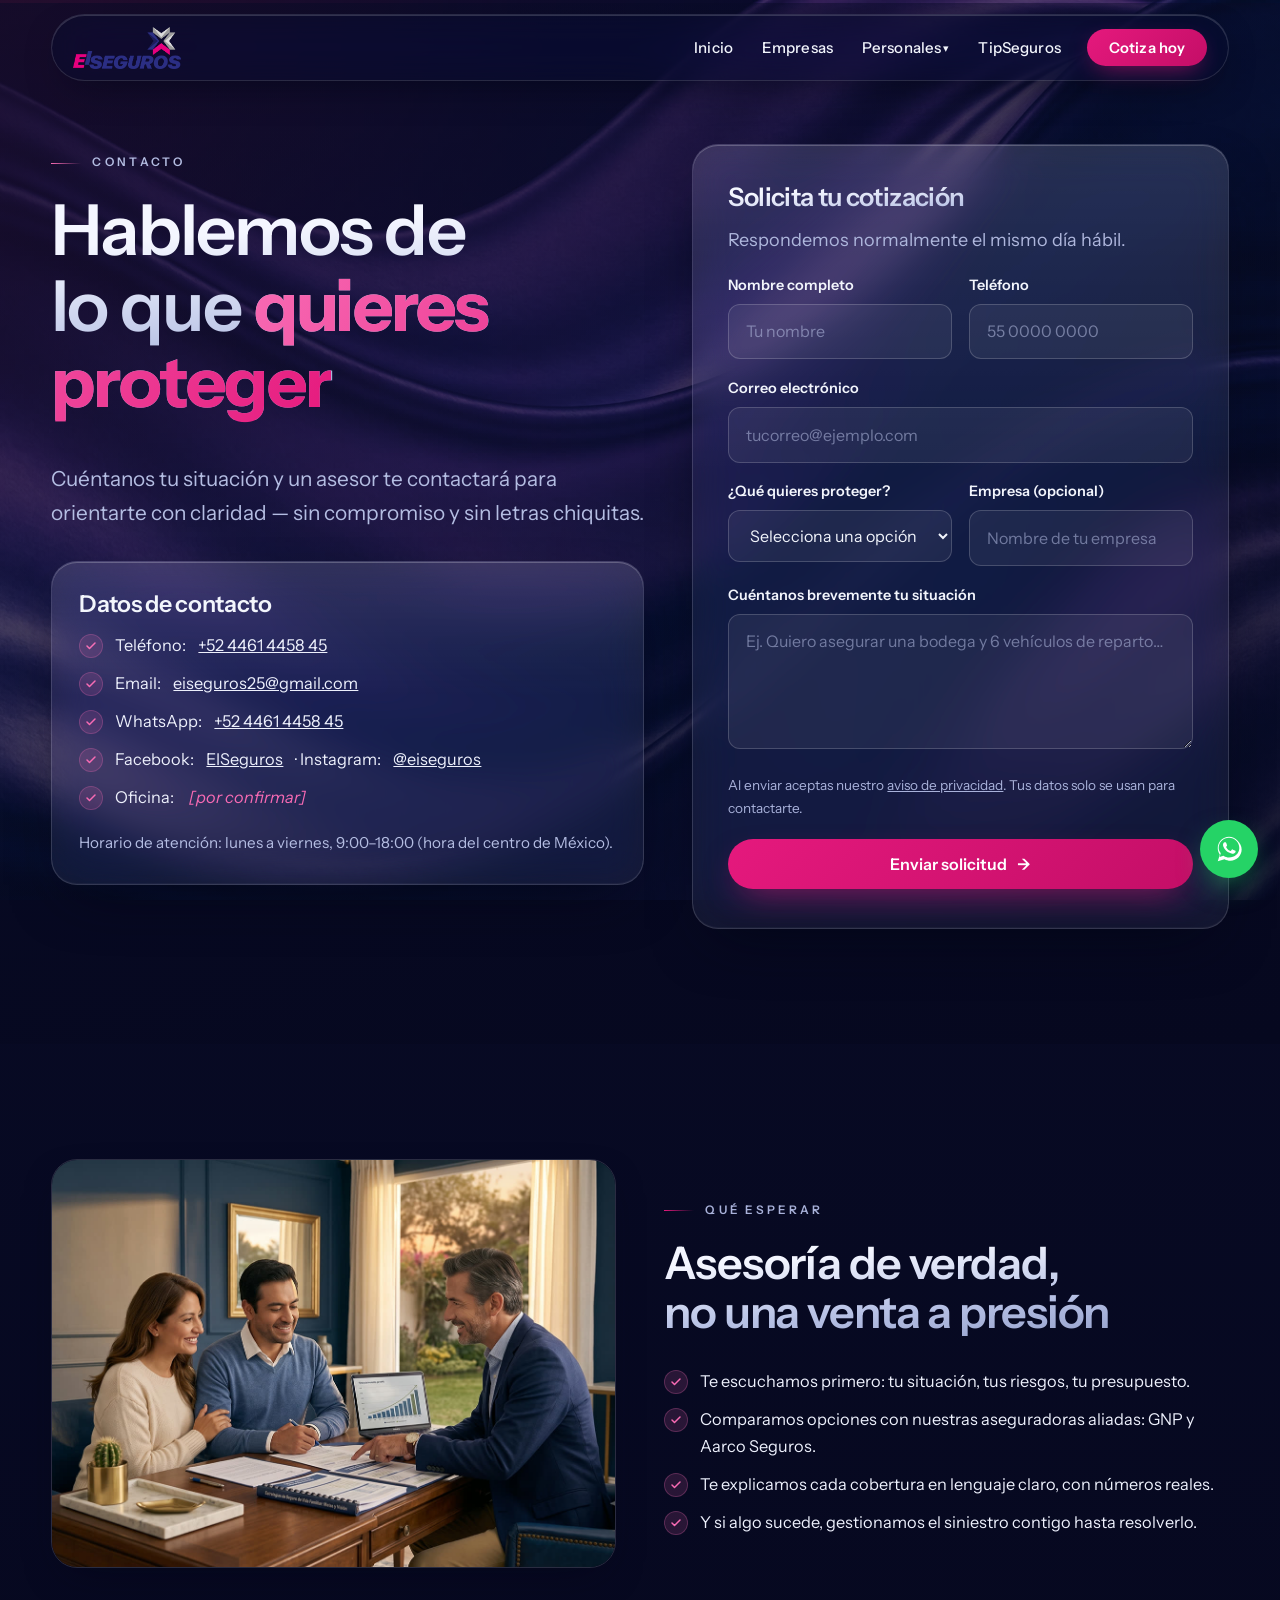
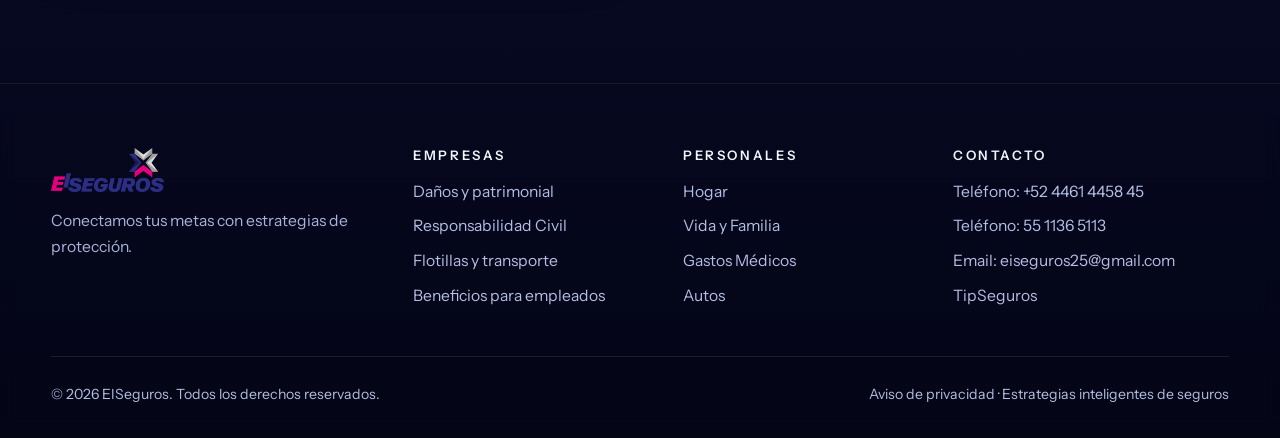
<file: public/contacto.html>
<!DOCTYPE html>
<html lang="es-MX">
<head>
<meta charset="UTF-8">
<meta name="viewport" content="width=device-width, initial-scale=1.0">
<title>Contacto — EISeguros | Solicita tu cotización</title>
<meta name="description" content="Solicita una cotización o agenda una asesoría con EISeguros. Protegemos empresas y familias en México.">
<link rel="icon" type="image/png" href="assets/brand/estrella-eiseguros.png">
<link rel="preconnect" href="https://fonts.googleapis.com">
<link rel="preconnect" href="https://fonts.gstatic.com" crossorigin>
<link href="https://fonts.googleapis.com/css2?family=Instrument+Sans:ital,wght@0,400;0,500;0,600;0,700;1,600&display=swap" rel="stylesheet">
<link rel="stylesheet" href="assets/css/glass.css">
</head>
<body class="bg-ice">

<header class="site-header">
  <div class="container">
    <div class="bar">
      <a class="logo" href="index.html" aria-label="EISeguros — Inicio">
        <img src="assets/brand/logo-eiseguros.png" alt="EISeguros">
      </a>
      <button class="nav-toggle" aria-label="Abrir menú" aria-expanded="false"><span></span></button>
      <ul class="nav-links">
        <li><a href="index.html">Inicio</a></li>
        <li><a href="empresas.html">Empresas</a></li>
        <li class="nav-drop">
          <a href="personas.html">Personales</a>
          <ul class="nav-drop-menu">
            <li><a href="seguros-hogar.html">Seguro de Hogar</a></li>
            <li><a href="seguros-vida.html">Vida y Familia</a></li>
            <li><a href="seguros-salud.html">Gastos Médicos</a></li>
            <li><a href="seguros-autos.html">Autos</a></li>
          </ul>
        </li>
        <li><a href="tipseguros.html">TipSeguros</a></li>
        <li><a class="nav-cta" href="contacto.html" aria-current="page">Cotiza hoy</a></li>
      </ul>
    </div>
  </div>
</header>

<!-- HERO + FORM -->
<section class="hero-product bg-deep on-dark" style="margin-top:-78px;">
  <div class="container">
    <div class="wrap" style="align-items:start;">
      <div>
        <span class="kicker reveal">Contacto</span>
        <h1 class="reveal" style="--d:.06s">Hablemos de lo que <strong>quieres proteger</strong></h1>
        <p class="lead reveal" style="--d:.12s">Cuéntanos tu situación y un asesor te contactará para orientarte con claridad — sin compromiso y sin letras chiquitas.</p>

        <div class="glass reveal" style="--d:.18s; padding:1.8rem 1.7rem; margin-top:2rem;">
          <h3 style="margin-bottom:1rem;">Datos de contacto</h3>
          <!-- TODO: datos reales pendientes de confirmación -->
          <ul class="check-list">
            <li><span class="chk"><svg viewBox="0 0 24 24" fill="none" stroke-linecap="round" stroke-linejoin="round"><path d="M4 12l5 5L20 6"/></svg></span>Teléfono: <a href="tel:+524461445845">+52 4461 4458 45</a></li>
            <li><span class="chk"><svg viewBox="0 0 24 24" fill="none" stroke-linecap="round" stroke-linejoin="round"><path d="M4 12l5 5L20 6"/></svg></span>Email: <a href="mailto:eiseguros25@gmail.com">eiseguros25@gmail.com</a></li>
            <li><span class="chk"><svg viewBox="0 0 24 24" fill="none" stroke-linecap="round" stroke-linejoin="round"><path d="M4 12l5 5L20 6"/></svg></span>WhatsApp: <a href="https://wa.me/524461445845" target="_blank" rel="noopener">+52 4461 4458 45</a></li>
            <li><span class="chk"><svg viewBox="0 0 24 24" fill="none" stroke-linecap="round" stroke-linejoin="round"><path d="M4 12l5 5L20 6"/></svg></span>Facebook: <a href="https://facebook.com/EISeguros" target="_blank" rel="noopener">EISeguros</a> · Instagram: <a href="https://instagram.com/eiseguros" target="_blank" rel="noopener">@eiseguros</a></li>
            <li><span class="chk"><svg viewBox="0 0 24 24" fill="none" stroke-linecap="round" stroke-linejoin="round"><path d="M4 12l5 5L20 6"/></svg></span>Oficina: <span class="tbc">&nbsp;[por confirmar]</span></li>
          </ul>
          <p style="margin:1.2rem 0 0; font-size:0.95rem;">Horario de atención: lunes a viernes, 9:00–18:00 (hora del centro de México).</p>
        </div>
      </div>

      <div class="glass-light reveal" style="--d:.15s; padding:2.4rem 2.2rem;">
        <h2 style="font-size:1.6rem;">Solicita tu cotización</h2>
        <p style="color:var(--text-dark-soft);">Respondemos normalmente el mismo día hábil.</p>
        <!-- Formulario de demostración: aún sin backend -->
        <form data-quote-form novalidate>
          <div class="form-grid">
            <div class="field">
              <label for="f-nombre">Nombre completo</label>
              <input id="f-nombre" name="nombre" type="text" autocomplete="name" required placeholder="Tu nombre">
            </div>
            <div class="field">
              <label for="f-tel">Teléfono</label>
              <input id="f-tel" name="telefono" type="tel" autocomplete="tel" required placeholder="55 0000 0000">
            </div>
            <div class="field full">
              <label for="f-email">Correo electrónico</label>
              <input id="f-email" name="email" type="email" autocomplete="email" required placeholder="tucorreo@ejemplo.com">
            </div>
            <div class="field">
              <label for="f-tipo">¿Qué quieres proteger?</label>
              <select id="f-tipo" name="tipo" required>
                <option value="">Selecciona una opción</option>
                <optgroup label="Empresas">
                  <option>Daños y patrimonial</option>
                  <option>Responsabilidad Civil</option>
                  <option>Flotillas</option>
                  <option>Transporte de mercancías</option>
                  <option>Beneficios para empleados</option>
                  <option>Continuidad del negocio</option>
                </optgroup>
                <optgroup label="Personal">
                  <option>Hogar</option>
                  <option>Vida y familia</option>
                  <option>Gastos médicos mayores</option>
                  <option>Autos</option>
                </optgroup>
                <option>Aún no lo sé — quiero orientación</option>
              </select>
            </div>
            <div class="field">
              <label for="f-empresa">Empresa (opcional)</label>
              <input id="f-empresa" name="empresa" type="text" autocomplete="organization" placeholder="Nombre de tu empresa">
            </div>
            <div class="field full">
              <label for="f-msg">Cuéntanos brevemente tu situación</label>
              <textarea id="f-msg" name="mensaje" rows="4" placeholder="Ej. Quiero asegurar una bodega y 6 vehículos de reparto…"></textarea>
            </div>
          </div>
          <p style="font-size:0.85rem; color:var(--text-dark-soft); margin-top:1rem;">Al enviar aceptas nuestro <a href="#">aviso de privacidad</a>. Tus datos solo se usan para contactarte.</p>
          <button class="btn btn-primary" type="submit" style="width:100%; justify-content:center; margin-top:0.4rem;">Enviar solicitud <span class="arrow">→</span></button>
          <p class="form-ok" hidden style="margin-top:1.2rem; padding:1rem 1.2rem; border-radius:12px; background:rgba(37,211,102,0.12); border:1px solid rgba(37,211,102,0.4); color:#0d7a3d; font-weight:600;">
            ¡Gracias! Tu solicitud quedó registrada. Un asesor te contactará muy pronto.<br>
            <span style="font-weight:400; font-size:0.88rem;">(Demo: el envío real se activará cuando se conecte el correo/CRM.)</span>
          </p>
        </form>
      </div>
    </div>
  </div>
</section>

<!-- CONFIANZA -->
<section class="bg-ice">
  <div class="container">
    <div class="split">
      <div class="media reveal">
        <img src="assets/img/asesoria-personal.jpg" alt="Asesor de seguros atendiendo a una pareja" loading="lazy" width="1080" height="1350" style="max-height:520px; object-fit:cover;">
      </div>
      <div>
        <span class="kicker reveal">Qué esperar</span>
        <h2 class="reveal">Asesoría de verdad, no una venta a presión</h2>
        <ul class="check-list mt-2 reveal" style="--d:.08s">
          <li><span class="chk"><svg viewBox="0 0 24 24" fill="none" stroke-linecap="round" stroke-linejoin="round"><path d="M4 12l5 5L20 6"/></svg></span>Te escuchamos primero: tu situación, tus riesgos, tu presupuesto.</li>
          <li><span class="chk"><svg viewBox="0 0 24 24" fill="none" stroke-linecap="round" stroke-linejoin="round"><path d="M4 12l5 5L20 6"/></svg></span>Comparamos opciones con nuestras aseguradoras aliadas: GNP y Aarco Seguros.</li>
          <li><span class="chk"><svg viewBox="0 0 24 24" fill="none" stroke-linecap="round" stroke-linejoin="round"><path d="M4 12l5 5L20 6"/></svg></span>Te explicamos cada cobertura en lenguaje claro, con números reales.</li>
          <li><span class="chk"><svg viewBox="0 0 24 24" fill="none" stroke-linecap="round" stroke-linejoin="round"><path d="M4 12l5 5L20 6"/></svg></span>Y si algo sucede, gestionamos el siniestro contigo hasta resolverlo.</li>
        </ul>
      </div>
    </div>
  </div>
</section>

<footer class="site-footer">
  <div class="container">
    <div class="cols">
      <div>
        <a class="logo" href="index.html"><img src="assets/brand/logo-eiseguros.png" alt="EISeguros"></a>
        <p>Conectamos tus metas con estrategias de protección.</p>
      </div>
      <div>
        <h4>Empresas</h4>
        <ul>
          <li><a href="empresas.html#danos">Daños y patrimonial</a></li>
          <li><a href="empresas.html#rc">Responsabilidad Civil</a></li>
          <li><a href="empresas.html#flotillas">Flotillas y transporte</a></li>
          <li><a href="empresas.html#beneficios">Beneficios para empleados</a></li>
        </ul>
      </div>
      <div>
        <h4>Personales</h4>
        <ul>
          <li><a href="seguros-hogar.html">Hogar</a></li>
          <li><a href="seguros-vida.html">Vida y Familia</a></li>
          <li><a href="seguros-salud.html">Gastos Médicos</a></li>
          <li><a href="seguros-autos.html">Autos</a></li>
        </ul>
      </div>
      <div>
        <h4>Contacto</h4>
        <ul>
          <li>Teléfono: <a href="tel:+524461445845">+52 4461 4458 45</a></li>
          <li>Teléfono: <a href="tel:+525511365113">55 1136 5113</a></li>
          <li>Email: <a href="mailto:eiseguros25@gmail.com">eiseguros25@gmail.com</a></li>
          <li><a href="tipseguros.html">TipSeguros</a></li>
        </ul>
      </div>
    </div>
    <div class="legal">
      <span>© 2026 EISeguros. Todos los derechos reservados.</span>
      <span><a href="#">Aviso de privacidad</a> · Estrategias inteligentes de seguros</span>
    </div>
  </div>
</footer>

<a class="wa-float" href="https://wa.me/524461445845" target="_blank" rel="noopener" aria-label="Escríbenos por WhatsApp" title="Escríbenos por WhatsApp">
  <svg viewBox="0 0 32 32"><path d="M16 3C9.4 3 4 8.4 4 15c0 2.6.8 5 2.2 7L4 29l7.2-2.1c1.9 1 4 1.6 6.3 1.6 6.6 0 12-5.4 12-12S22.6 3 16 3zm0 22c-2 0-3.9-.6-5.5-1.6l-.4-.2-4.1 1.2 1.2-4-.3-.4C5.7 18.4 5 16.8 5 15 5 9 9.9 4 16 4s11 5 11 11-4.9 10-11 10zm6-7.5c-.3-.2-1.9-1-2.2-1.1-.3-.1-.5-.2-.7.2-.2.3-.8 1.1-1 1.3-.2.2-.4.2-.7.1-.3-.2-1.4-.5-2.6-1.6-1-.9-1.6-1.9-1.8-2.2-.2-.3 0-.5.1-.7l.5-.6c.2-.2.2-.4.3-.6.1-.2 0-.5 0-.6-.1-.2-.7-1.8-1-2.4-.3-.6-.5-.5-.7-.6h-.6c-.2 0-.6.1-.9.4-.3.3-1.1 1.1-1.1 2.7s1.2 3.1 1.3 3.3c.2.2 2.3 3.6 5.7 5 3.4 1.5 3.4 1 4 .9.6-.1 1.9-.8 2.2-1.5.3-.7.3-1.4.2-1.5-.1-.2-.3-.3-.6-.4z"/></svg>
</a>

<script src="assets/js/main.js"></script>
</body>
</html>
</file>
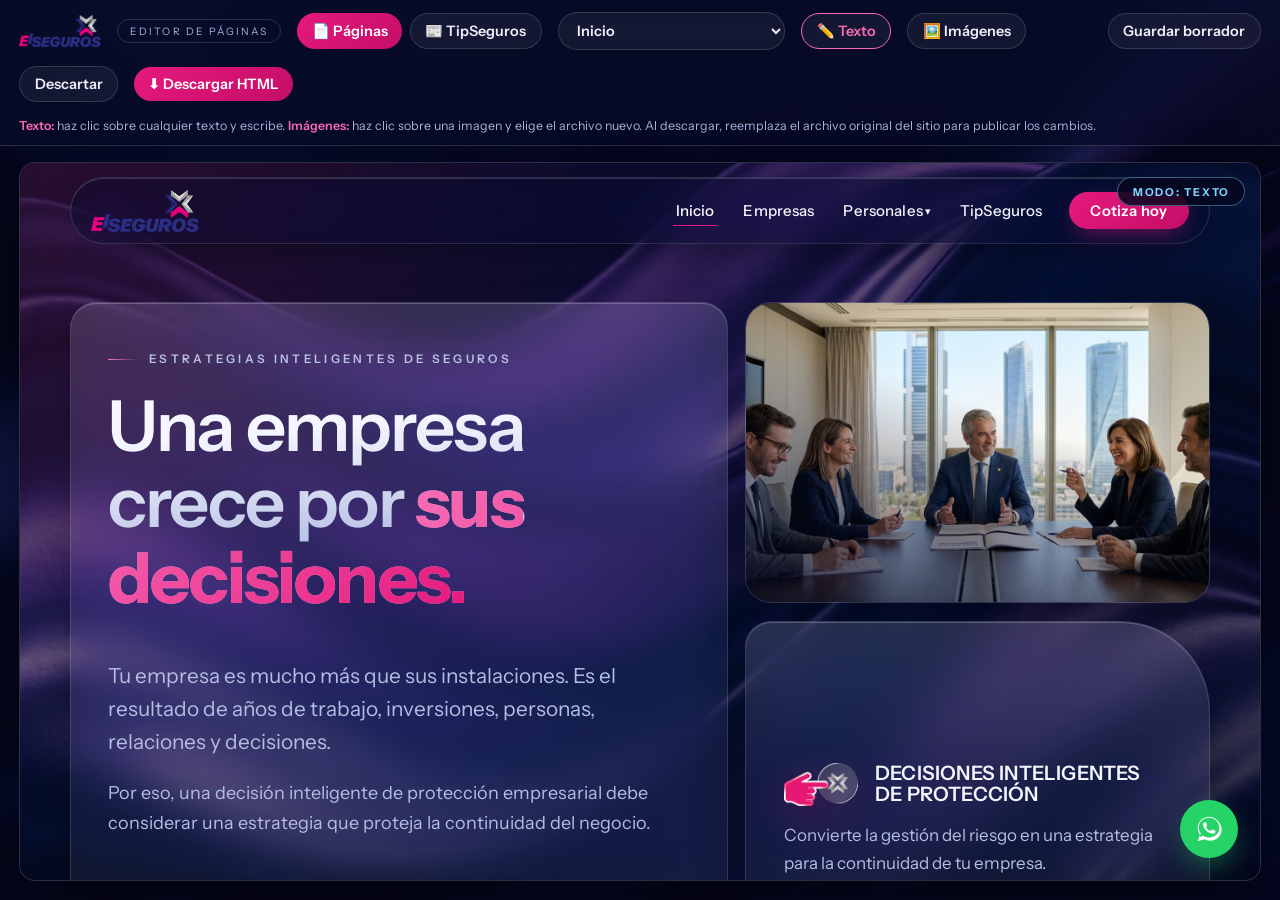
<file: public/editor.html>
<!DOCTYPE html>
<html lang="es-MX">
<head>
<meta charset="UTF-8">
<meta name="viewport" content="width=device-width, initial-scale=1.0">
<title>Editor de páginas — EISeguros</title>
<meta name="robots" content="noindex, nofollow">
<link rel="icon" type="image/png" href="assets/brand/estrella-eiseguros.png">
<link rel="preconnect" href="https://fonts.googleapis.com">
<link rel="preconnect" href="https://fonts.gstatic.com" crossorigin>
<link href="https://fonts.googleapis.com/css2?family=Instrument+Sans:ital,wght@0,400;0,500;0,600;0,700;1,600&display=swap" rel="stylesheet">
<style>
  :root {
    --ink: #06081F; --panel: rgba(255,255,255,0.055); --border: rgba(255,255,255,0.14);
    --text: #EDF0FC; --soft: #A9B2DA; --rosa: #E5197D; --rosa-l: #F86BB4; --ok: #25D366;
  }
  * { box-sizing: border-box; }
  body {
    margin: 0; font-family: "Instrument Sans", sans-serif; color: var(--text);
    background: var(--ink) url("assets/img/silk-bg-alt.jpg") center / cover fixed;
    height: 100vh; display: flex; flex-direction: column; overflow: hidden;
  }
  body::before { content:""; position:fixed; inset:0; background:rgba(6,8,31,0.72); pointer-events:none; }
  header, main { position: relative; z-index: 1; }
  header {
    display: flex; align-items: center; gap: 1rem; flex-wrap: wrap;
    padding: 0.75rem 1.2rem;
    background: rgba(9,12,40,0.6); backdrop-filter: blur(20px);
    border-bottom: 1px solid var(--border);
  }
  header img.logo { height: 32px; }
  .tag {
    font-size: 0.64rem; letter-spacing: 0.2em; text-transform: uppercase;
    color: var(--soft); border: 1px solid var(--border); border-radius: 999px; padding: 0.28rem 0.75rem;
  }
  select, button, input, textarea, label.filebtn {
    font: inherit; font-size: 0.9rem;
    border-radius: 10px; border: 1px solid var(--border);
    background: var(--panel); color: var(--text);
    padding: 0.5rem 0.9rem;
    backdrop-filter: blur(10px);
    transition: background 0.2s, border-color 0.2s;
  }
  select, button { border-radius: 999px; font-weight: 600; cursor: pointer; }
  select:hover, button:hover { background: rgba(255,255,255,0.12); }
  select option { background: #0A0D2B; }
  button.primary { background: linear-gradient(135deg, var(--rosa), #C40E67); border: 0; color: #fff; }
  button.active { border-color: var(--rosa-l); color: var(--rosa-l); }
  button.danger { border-color: rgba(255,90,90,0.5); color: #ff8f8f; }
  .spacer { flex: 1; }
  .hint { font-size: 0.78rem; color: var(--soft); width: 100%; margin: 0; }
  .hint strong { color: var(--rosa-l); font-weight: 600; }

  /* Tabs */
  .tabs { display: flex; gap: 0.5rem; }
  .tab { border-radius: 999px; }
  .tab[aria-selected="true"] { background: linear-gradient(135deg, var(--rosa), #C40E67); border: 0; color: #fff; }

  main { flex: 1; padding: 1rem 1.2rem 1.2rem; min-height: 0; }
  .pane { height: 100%; display: none; }
  .pane.on { display: block; }

  /* Editor de páginas */
  #frameWrap {
    height: 100%; border-radius: 16px; overflow: hidden;
    border: 1px solid var(--border); box-shadow: 0 24px 60px -24px rgba(0,0,0,0.8);
    background: #0A0D2B; position: relative;
  }
  iframe { width: 100%; height: 100%; border: 0; }
  #modeBadge {
    position: absolute; top: 0.9rem; right: 0.9rem; z-index: 5;
    font-size: 0.68rem; font-weight: 700; letter-spacing: 0.16em; text-transform: uppercase;
    padding: 0.4rem 0.9rem; border-radius: 999px;
    background: rgba(6,8,31,0.85); border: 1px solid var(--border); color: var(--soft);
  }
  #modeBadge.text { color: #7FD8FF; border-color: rgba(127,216,255,0.4); }
  #modeBadge.img { color: var(--rosa-l); border-color: rgba(248,107,180,0.4); }

  /* Novedades */
  .posts-layout { height: 100%; display: grid; grid-template-columns: 320px 1fr; gap: 1rem; min-height: 0; }
  .card {
    background: rgba(9,12,40,0.55); backdrop-filter: blur(18px);
    border: 1px solid var(--border); border-radius: 16px;
    padding: 1.1rem; overflow: auto; min-height: 0;
  }
  .card h2 { margin: 0 0 0.9rem; font-size: 0.95rem; letter-spacing: 0.1em; text-transform: uppercase; color: var(--soft); font-weight: 600; }
  .post-item {
    padding: 0.75rem 0.9rem; border-radius: 12px; cursor: pointer;
    border: 1px solid transparent; margin-bottom: 0.5rem;
    background: rgba(255,255,255,0.04);
  }
  .post-item:hover { background: rgba(255,255,255,0.09); }
  .post-item.sel { border-color: var(--rosa-l); background: rgba(229,25,125,0.14); }
  .post-item .t { font-weight: 600; font-size: 0.94rem; }
  .post-item .d { font-size: 0.76rem; color: var(--soft); margin-top: 0.15rem; }
  .grid2 { display: grid; grid-template-columns: 1fr 1fr; gap: 0.9rem; }
  .field { margin-bottom: 0.9rem; }
  .field label { display: block; font-size: 0.82rem; font-weight: 600; margin-bottom: 0.35rem; color: var(--soft); }
  .field input, .field textarea, .field select { width: 100%; border-radius: 10px; }
  .field textarea { resize: vertical; min-height: 90px; font-family: inherit; }
  .field .help { font-size: 0.72rem; color: var(--soft); margin-top: 0.25rem; }
  .row-btns { display: flex; gap: 0.6rem; flex-wrap: wrap; margin-top: 1rem; }
  .filepick { display: flex; gap: 0.5rem; align-items: center; }
  .filepick input[type=text] { flex: 1; }

  #toast {
    position: fixed; bottom: 1.2rem; left: 50%; translate: -50% 0; z-index: 50;
    background: rgba(9,12,40,0.94); border: 1px solid var(--border);
    padding: 0.8rem 1.3rem; border-radius: 12px; font-size: 0.9rem;
    opacity: 0; visibility: hidden; transition: opacity 0.25s; max-width: 90vw;
  }
  #toast.show { opacity: 1; visibility: visible; }
  @media (max-width: 900px) { .posts-layout { grid-template-columns: 1fr; } .grid2 { grid-template-columns: 1fr; } }
</style>
</head>
<body>

<header>
  <img class="logo" src="assets/brand/logo-eiseguros.png" alt="EISeguros">
  <span class="tag">Editor de páginas</span>

  <div class="tabs" role="tablist">
    <button class="tab" id="tabPages" role="tab" aria-selected="true">📄 Páginas</button>
    <button class="tab" id="tabPosts" role="tab" aria-selected="false">📰 TipSeguros</button>
  </div>

  <!-- Controles de Páginas -->
  <span id="pagesCtl" style="display:contents;">
    <select id="pageSelect" aria-label="Página a editar">
      <option value="index.html">Inicio</option>
      <option value="empresas.html">Seguros Empresariales</option>
      <option value="personas.html">Seguros Personales (hub)</option>
      <option value="seguros-hogar.html">Hogar</option>
      <option value="seguros-vida.html">Vida y Familia</option>
      <option value="seguros-salud.html">Gastos Médicos</option>
      <option value="seguros-autos.html">Autos</option>
      <option value="tipseguros.html">TipSeguros (página)</option>
      <option value="contacto.html">Contacto</option>
    </select>
    <button id="modeText" class="active">✏️ Texto</button>
    <button id="modeImg">🖼️ Imágenes</button>
    <span class="spacer"></span>
    <button id="saveDraft">Guardar borrador</button>
    <button id="dropDraft">Descartar</button>
    <button id="exportBtn" class="primary">⬇ Descargar HTML</button>
  </span>

  <!-- Controles de TipSeguros -->
  <span id="postsCtl" style="display:none;">
    <button id="newPost">＋ Nueva publicación</button>
    <span class="spacer"></span>
    <button id="exportPosts" class="primary">⬇ Descargar posts.json</button>
  </span>

  <p class="hint" id="hintPages">
    <strong>Texto:</strong> haz clic sobre cualquier texto y escribe.
    <strong>Imágenes:</strong> haz clic sobre una imagen y elige el archivo nuevo.
    Al descargar, reemplaza el archivo original del sitio para publicar los cambios.
  </p>
  <p class="hint" id="hintPosts" style="display:none;">
    Crea publicaciones con <strong>texto, video, flyer y PDF</strong>. Al terminar descarga <strong>posts.json</strong>
    y colócalo en <code>assets/data/</code>; sube los PDFs a <code>assets/docs/</code> y las imágenes a <code>assets/img/</code>.
  </p>
</header>

<main>
  <!-- PANEL: PÁGINAS -->
  <div class="pane on" id="panePages">
    <div id="frameWrap">
      <span id="modeBadge" class="text">Modo: texto</span>
      <iframe id="frame" title="Editor de página"></iframe>
    </div>
  </div>

  <!-- PANEL: NOVEDADES -->
  <div class="pane" id="panePosts">
    <div class="posts-layout">
      <div class="card">
        <h2>Publicaciones</h2>
        <div id="postList"></div>
      </div>
      <div class="card">
        <h2 id="editorTitle">Editor</h2>
        <div id="editor">
          <div class="grid2">
            <div class="field">
              <label for="p-titulo">Título</label>
              <input id="p-titulo" type="text" placeholder="Ej. Nuevas coberturas para flotillas 2026">
            </div>
            <div class="field">
              <label for="p-fecha">Fecha</label>
              <input id="p-fecha" type="date">
            </div>
          </div>
          <div class="grid2">
            <div class="field">
              <label for="p-categoria">Categoría</label>
              <input id="p-categoria" type="text" list="cats" placeholder="Aviso">
              <datalist id="cats">
                <option>Aviso</option><option>Empresas</option><option>Personales</option>
                <option>Guía</option><option>Video</option><option>Campaña</option>
              </datalist>
            </div>
            <div class="field">
              <label for="p-video">Video (URL de YouTube o Vimeo)</label>
              <input id="p-video" type="url" placeholder="https://youtu.be/…">
              <div class="help">Se incrusta automáticamente en la publicación.</div>
            </div>
          </div>
          <div class="field">
            <label for="p-resumen">Resumen (aparece en la tarjeta)</label>
            <textarea id="p-resumen" rows="2" placeholder="Una o dos líneas que resuman la publicación."></textarea>
          </div>
          <div class="field">
            <label for="p-texto">Texto completo</label>
            <textarea id="p-texto" rows="7" placeholder="Contenido de la publicación. Deja una línea en blanco para separar párrafos."></textarea>
          </div>
          <div class="grid2">
            <div class="field">
              <label for="p-imagen">Flyer / imagen</label>
              <div class="filepick">
                <input id="p-imagen" type="text" placeholder="assets/img/mi-flyer.jpg">
                <label class="filebtn" style="cursor:pointer;">Elegir…<input type="file" id="fileImg" accept="image/*" hidden></label>
              </div>
              <div class="help">Al elegir un archivo se descarga listo para subir a <code>assets/img/</code>.</div>
            </div>
            <div class="field">
              <label for="p-pdf">PDF adjunto</label>
              <div class="filepick">
                <input id="p-pdf" type="text" placeholder="assets/docs/mi-documento.pdf">
                <label class="filebtn" style="cursor:pointer;">Elegir…<input type="file" id="filePdf" accept="application/pdf" hidden></label>
              </div>
              <div class="help">Se descarga para que lo subas a <code>assets/docs/</code>.</div>
            </div>
          </div>
          <div class="field">
            <label for="p-pdfTitulo">Texto del botón de descarga (opcional)</label>
            <input id="p-pdfTitulo" type="text" placeholder="Descargar folleto (PDF)">
          </div>
          <div class="row-btns">
            <button id="savePost" class="primary">Guardar publicación</button>
            <button id="previewPost">Ver en el sitio</button>
            <button id="deletePost" class="danger">Eliminar</button>
          </div>
        </div>
      </div>
    </div>
  </div>
</main>

<div id="toast" role="status"></div>
<input type="file" id="imgInput" accept="image/*" hidden>

<script src="assets/js/admin.js"></script>
</body>
</html>
</file>
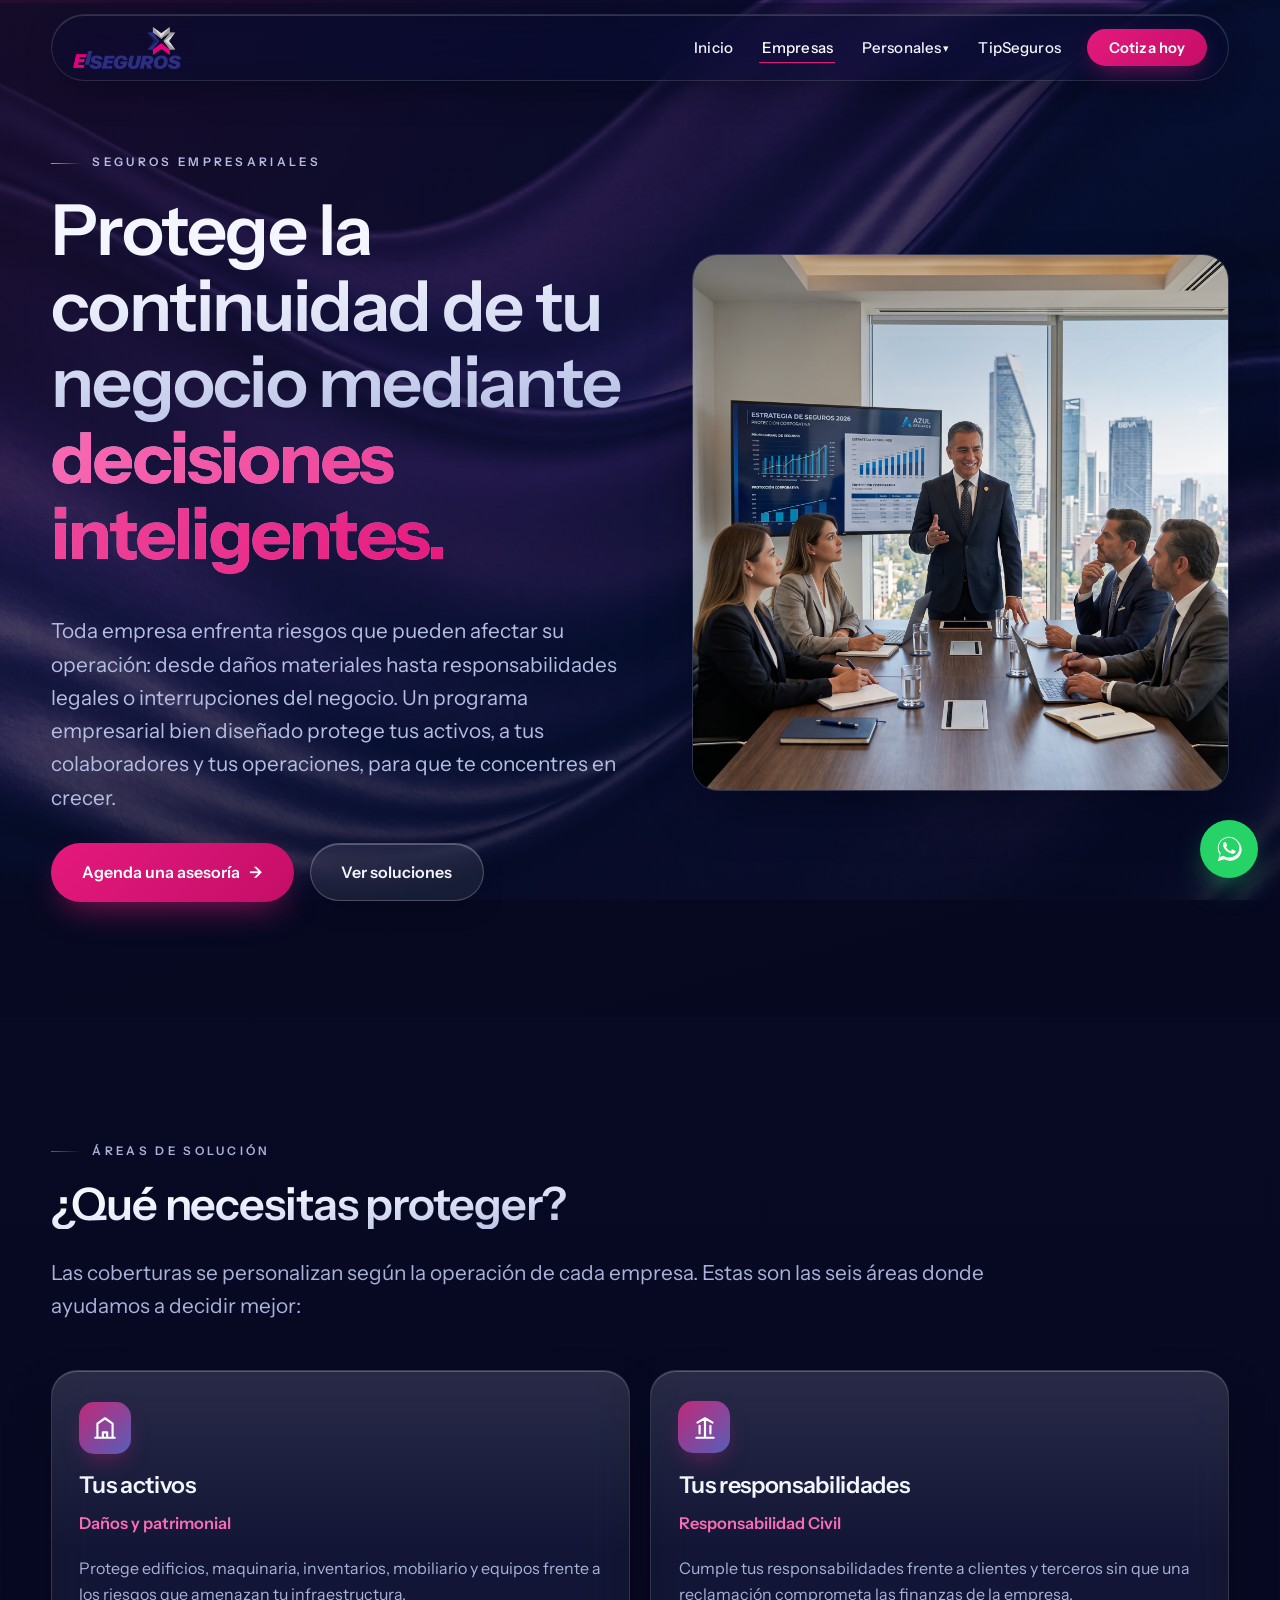
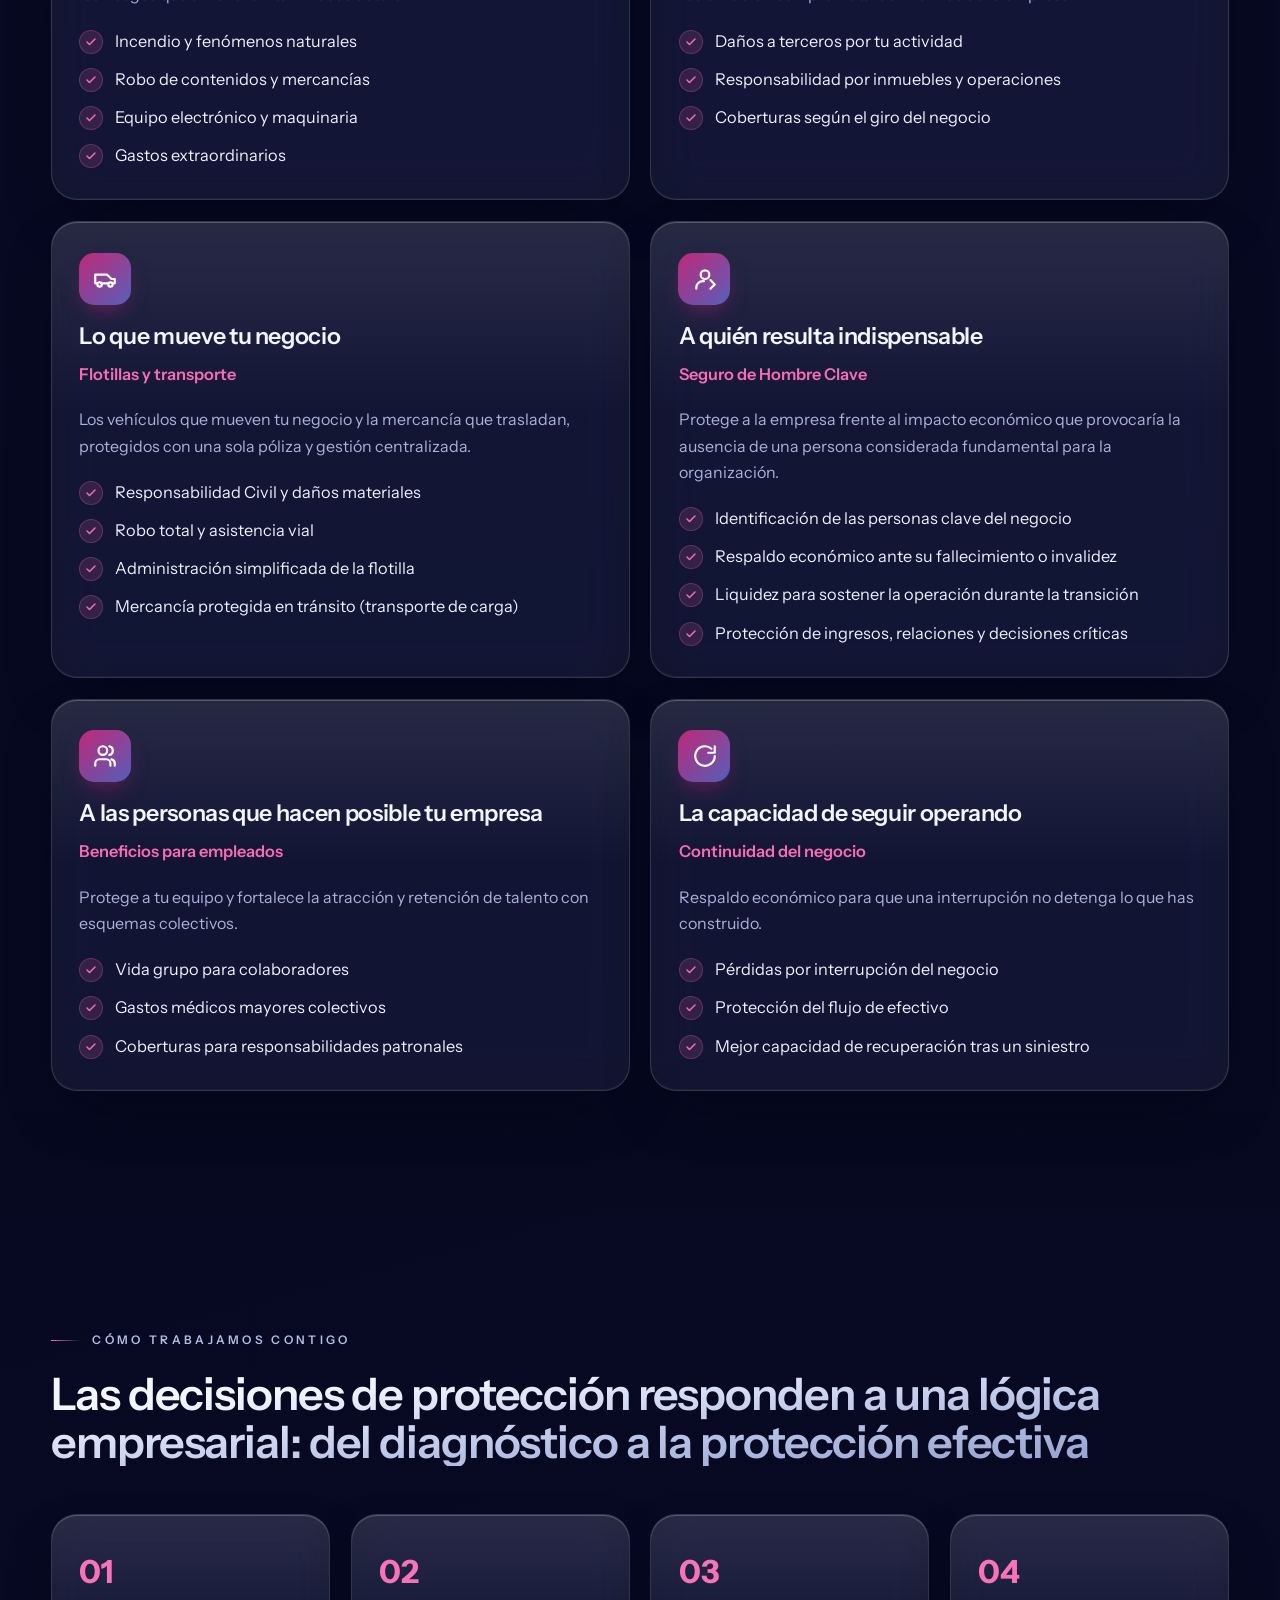
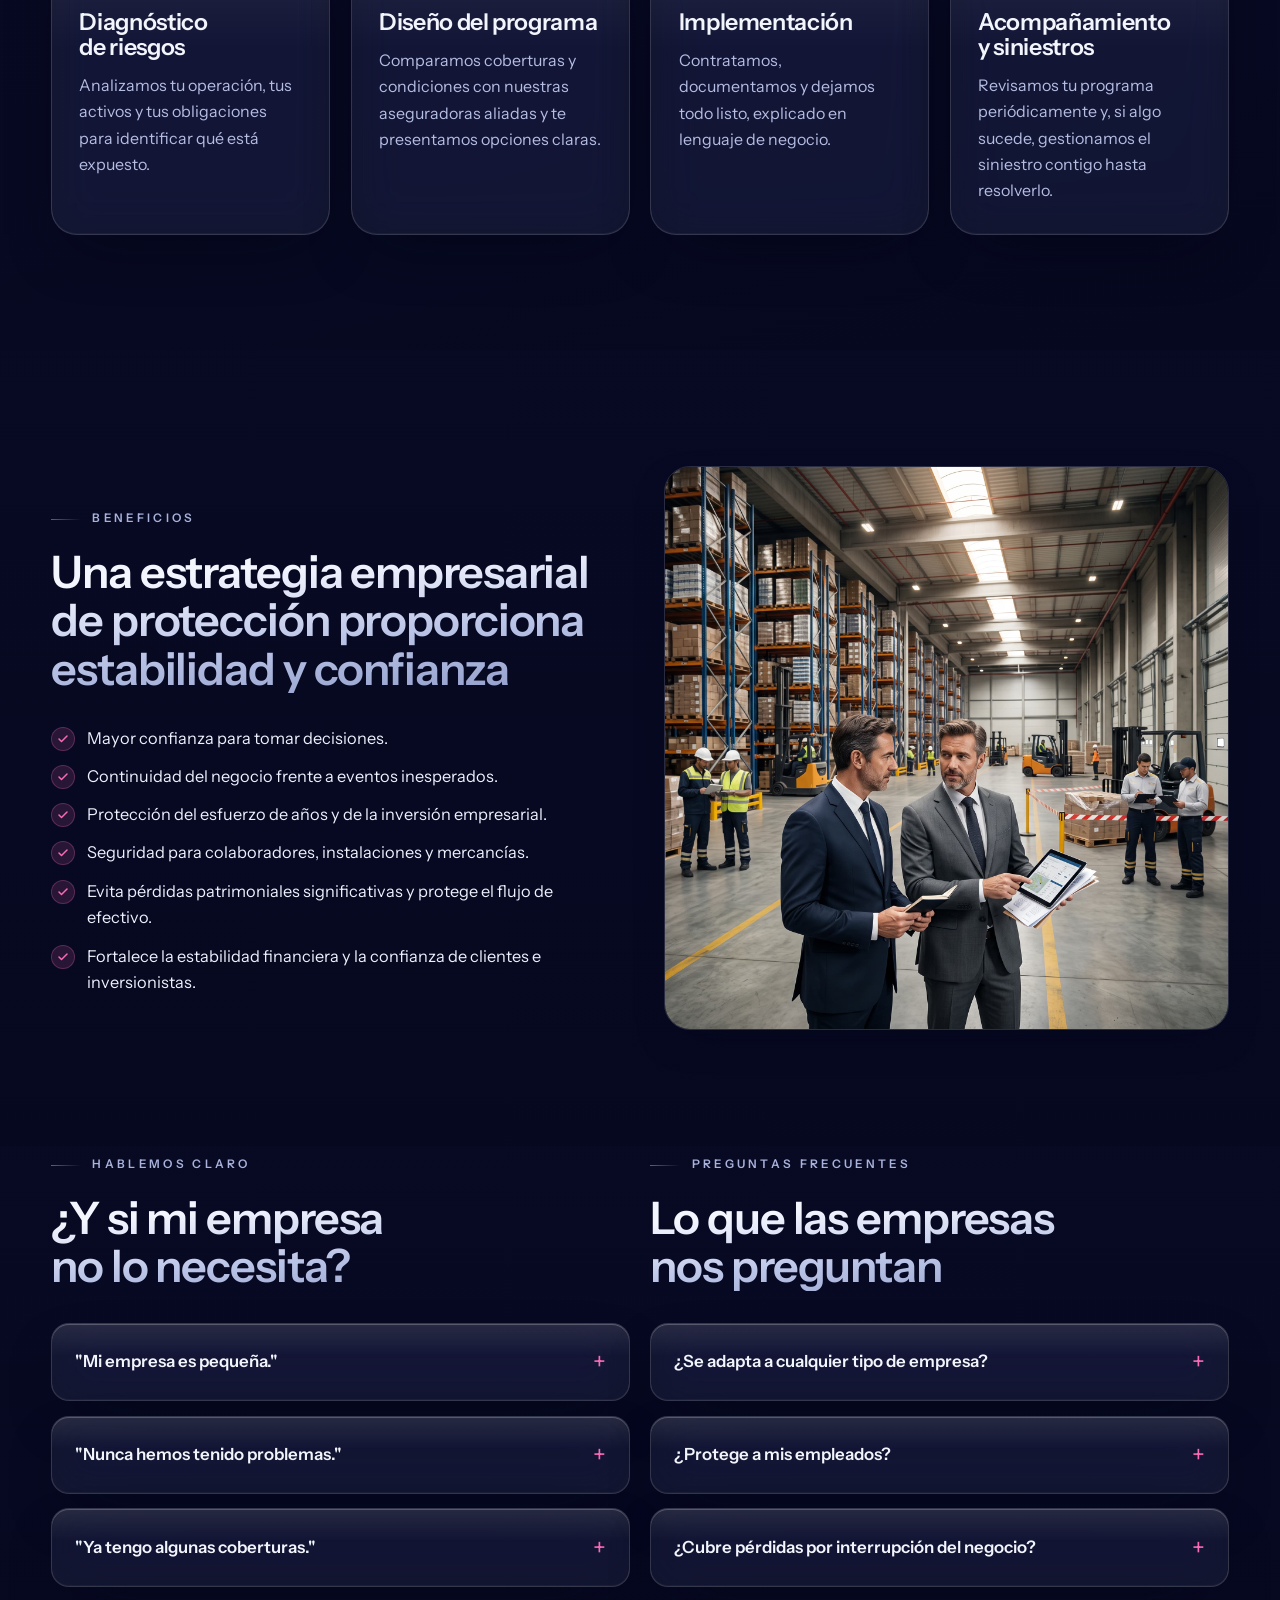
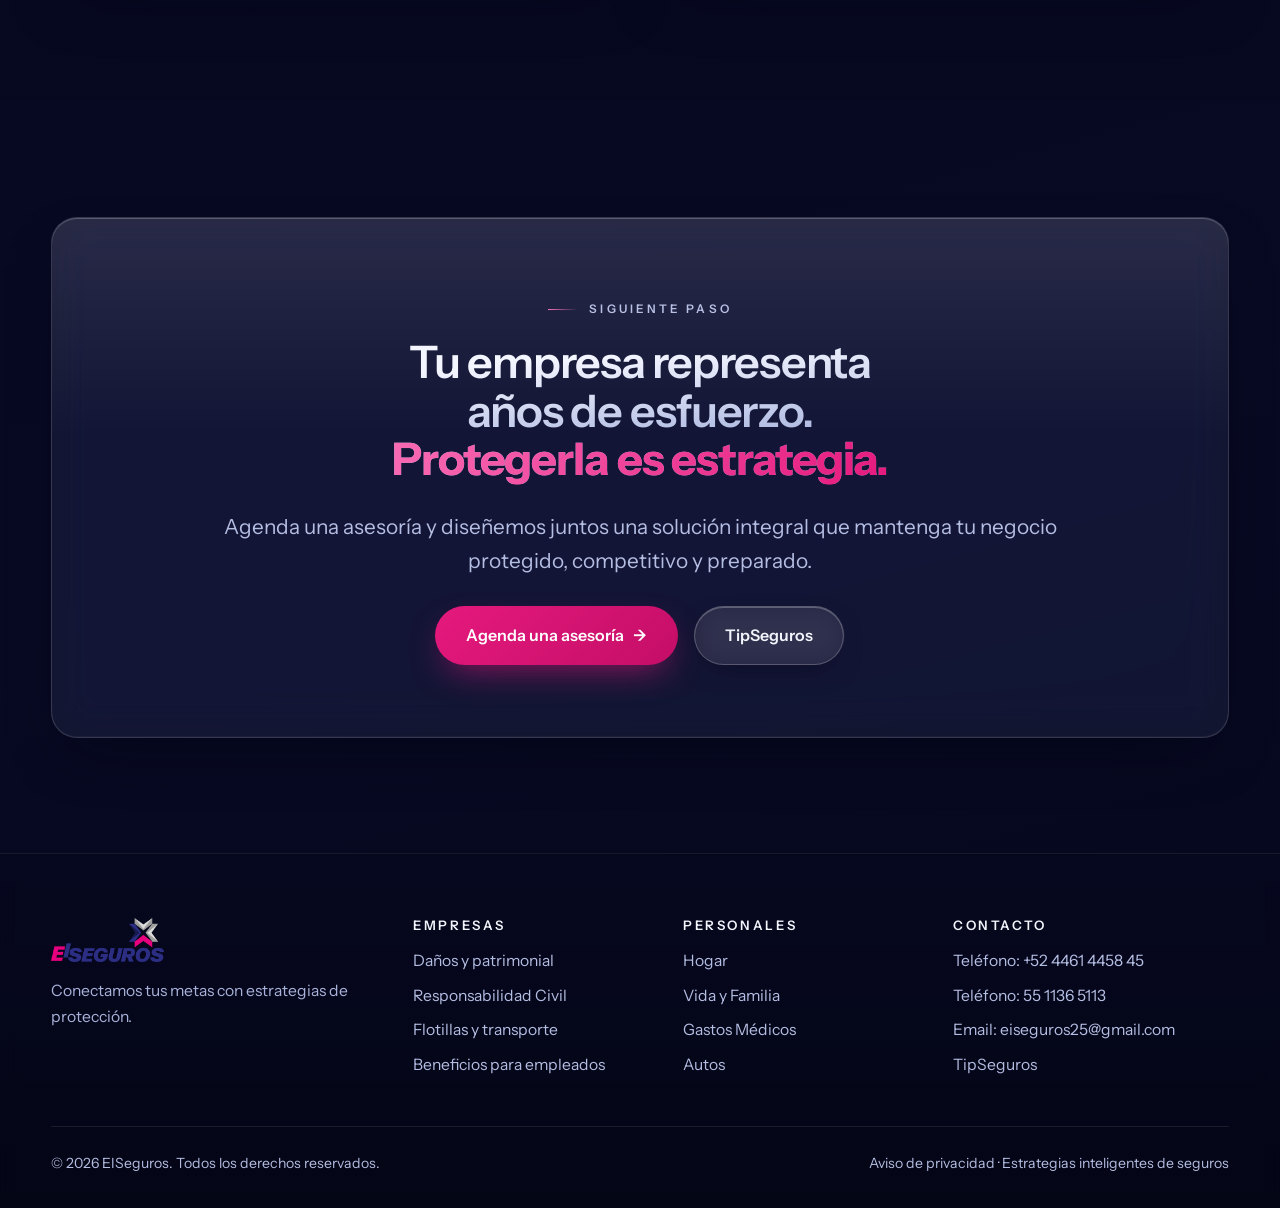
<file: public/empresas.html>
<!DOCTYPE html>
<html lang="es-MX">
<head>
<meta charset="UTF-8">
<meta name="viewport" content="width=device-width, initial-scale=1.0">
<title>Seguros Empresariales — EISeguros | Protección para tu negocio en México</title>
<meta name="description" content="Programas de seguros a la medida para empresas: daños y patrimonial, responsabilidad civil, flotillas, transporte de mercancías, beneficios para empleados y continuidad del negocio.">
<link rel="icon" type="image/png" href="assets/brand/estrella-eiseguros.png">
<link rel="preconnect" href="https://fonts.googleapis.com">
<link rel="preconnect" href="https://fonts.gstatic.com" crossorigin>
<link href="https://fonts.googleapis.com/css2?family=Instrument+Sans:ital,wght@0,400;0,500;0,600;0,700;1,600&display=swap" rel="stylesheet">
<link rel="stylesheet" href="assets/css/glass.css">
</head>
<body class="bg-ice">

<header class="site-header">
  <div class="container">
    <div class="bar">
      <a class="logo" href="index.html" aria-label="EISeguros — Inicio">
        <img src="assets/brand/logo-eiseguros.png" alt="EISeguros">
      </a>
      <button class="nav-toggle" aria-label="Abrir menú" aria-expanded="false"><span></span></button>
      <ul class="nav-links">
        <li><a href="index.html">Inicio</a></li>
        <li><a href="empresas.html" aria-current="page">Empresas</a></li>
        <li class="nav-drop">
          <a href="personas.html">Personales</a>
          <ul class="nav-drop-menu">
            <li><a href="seguros-hogar.html">Seguro de Hogar</a></li>
            <li><a href="seguros-vida.html">Vida y Familia</a></li>
            <li><a href="seguros-salud.html">Gastos Médicos</a></li>
            <li><a href="seguros-autos.html">Autos</a></li>
          </ul>
        </li>
        <li><a href="tipseguros.html">TipSeguros</a></li>
        <li><a class="nav-cta" href="contacto.html">Cotiza hoy</a></li>
      </ul>
    </div>
  </div>
</header>

<!-- HERO -->
<section class="hero-product bg-deep on-dark" style="margin-top:-78px;">
  <div class="container">
    <div class="wrap">
      <div>
        <span class="kicker reveal">Seguros Empresariales</span>
        <h1 class="reveal" style="--d:.06s">Protege la continuidad de tu negocio mediante <strong>decisiones inteligentes.</strong></h1>
        <p class="lead reveal" style="--d:.12s">Toda empresa enfrenta riesgos que pueden afectar su operación: desde daños materiales hasta responsabilidades legales o interrupciones del negocio. Un programa empresarial bien diseñado protege tus activos, a tus colaboradores y tus operaciones, para que te concentres en crecer.</p>
        <div class="reveal" style="--d:.18s; display:flex; gap:1rem; flex-wrap:wrap; margin-top:1.8rem;">
          <a class="btn btn-primary" href="contacto.html">Agenda una asesoría <span class="arrow">→</span></a>
          <a class="btn btn-ghost" href="#soluciones">Ver soluciones</a>
        </div>
      </div>
      <div class="media reveal" style="--d:.15s">
        <img src="assets/img/empresas.jpg" alt="Reunión de negocios en una sala de juntas corporativa" width="1920" height="1080">
      </div>
    </div>
  </div>
</section>

<!-- SOLUCIONES -->
<section class="bg-ice" id="soluciones">
  <div class="container">
    <span class="kicker reveal">Áreas de solución</span>
    <h2 class="reveal mw-70">¿Qué necesitas proteger?</h2>
    <p class="lead reveal mw-70" style="--d:.08s">Las coberturas se personalizan según la operación de cada empresa. Estas son las seis áreas donde ayudamos a decidir mejor:</p>

    <div class="grid-2 mt-3">
      <div class="glass-light p-card reveal" id="danos">
        <div class="icon" aria-hidden="true"><svg viewBox="0 0 24 24" fill="none" stroke-width="2" stroke-linecap="round" stroke-linejoin="round"><path d="M3 21h18M5 21V8l7-5 7 5v13M10 21v-5h4v5"/></svg></div>
        <h3>Tus activos</h3>
        <p class="product-name">Daños y patrimonial</p>
        <p>Protege edificios, maquinaria, inventarios, mobiliario y equipos frente a los riesgos que amenazan tu infraestructura.</p>
        <ul class="check-list" style="margin-top:0.6rem;">
          <li><span class="chk"><svg viewBox="0 0 24 24" fill="none" stroke-linecap="round" stroke-linejoin="round"><path d="M4 12l5 5L20 6"/></svg></span>Incendio y fenómenos naturales</li>
          <li><span class="chk"><svg viewBox="0 0 24 24" fill="none" stroke-linecap="round" stroke-linejoin="round"><path d="M4 12l5 5L20 6"/></svg></span>Robo de contenidos y mercancías</li>
          <li><span class="chk"><svg viewBox="0 0 24 24" fill="none" stroke-linecap="round" stroke-linejoin="round"><path d="M4 12l5 5L20 6"/></svg></span>Equipo electrónico y maquinaria</li>
          <li><span class="chk"><svg viewBox="0 0 24 24" fill="none" stroke-linecap="round" stroke-linejoin="round"><path d="M4 12l5 5L20 6"/></svg></span>Gastos extraordinarios</li>
        </ul>
      </div>

      <div class="glass-light p-card reveal" id="rc" style="--d:.06s">
        <div class="icon" aria-hidden="true"><svg viewBox="0 0 24 24" fill="none" stroke-width="2" stroke-linecap="round" stroke-linejoin="round"><path d="M12 3v18M5 7l7-4 7 4M4 21h16M7 10v7m10-7v7"/></svg></div>
        <h3>Tus responsabilidades</h3>
        <p class="product-name">Responsabilidad Civil</p>
        <p>Cumple tus responsabilidades frente a clientes y terceros sin que una reclamación comprometa las finanzas de la empresa.</p>
        <ul class="check-list" style="margin-top:0.6rem;">
          <li><span class="chk"><svg viewBox="0 0 24 24" fill="none" stroke-linecap="round" stroke-linejoin="round"><path d="M4 12l5 5L20 6"/></svg></span>Daños a terceros por tu actividad</li>
          <li><span class="chk"><svg viewBox="0 0 24 24" fill="none" stroke-linecap="round" stroke-linejoin="round"><path d="M4 12l5 5L20 6"/></svg></span>Responsabilidad por inmuebles y operaciones</li>
          <li><span class="chk"><svg viewBox="0 0 24 24" fill="none" stroke-linecap="round" stroke-linejoin="round"><path d="M4 12l5 5L20 6"/></svg></span>Coberturas según el giro del negocio</li>
        </ul>
      </div>

      <div class="glass-light p-card reveal" id="flotillas" style="--d:.1s">
        <div class="icon" aria-hidden="true"><svg viewBox="0 0 24 24" fill="none" stroke-width="2" stroke-linecap="round" stroke-linejoin="round"><path d="M3 16V8h11l4 4h3v4h-2M3 16h2m11 0h-8m11 0h2M7 19a2 2 0 1 0 0-4 2 2 0 0 0 0 4zm10 0a2 2 0 1 0 0-4 2 2 0 0 0 0 4z"/></svg></div>
        <h3>Lo que mueve tu negocio</h3>
        <p class="product-name">Flotillas y transporte</p>
        <p>Los vehículos que mueven tu negocio y la mercancía que trasladan, protegidos con una sola póliza y gestión centralizada.</p>
        <ul class="check-list" style="margin-top:0.6rem;">
          <li><span class="chk"><svg viewBox="0 0 24 24" fill="none" stroke-linecap="round" stroke-linejoin="round"><path d="M4 12l5 5L20 6"/></svg></span>Responsabilidad Civil y daños materiales</li>
          <li><span class="chk"><svg viewBox="0 0 24 24" fill="none" stroke-linecap="round" stroke-linejoin="round"><path d="M4 12l5 5L20 6"/></svg></span>Robo total y asistencia vial</li>
          <li><span class="chk"><svg viewBox="0 0 24 24" fill="none" stroke-linecap="round" stroke-linejoin="round"><path d="M4 12l5 5L20 6"/></svg></span>Administración simplificada de la flotilla</li>
          <li><span class="chk"><svg viewBox="0 0 24 24" fill="none" stroke-linecap="round" stroke-linejoin="round"><path d="M4 12l5 5L20 6"/></svg></span>Mercancía protegida en tránsito (transporte de carga)</li>
        </ul>
      </div>

      <div class="glass-light p-card reveal" id="hombre-clave" style="--d:.14s">
        <div class="icon" aria-hidden="true"><svg viewBox="0 0 24 24" fill="none" stroke-width="2" stroke-linecap="round" stroke-linejoin="round"><path d="M12 12a4 4 0 1 0 0-8 4 4 0 0 0 0 8zM4 21v-1a6 6 0 0 1 6-6h1M17 21l4-4-4-4"/></svg></div>
        <h3>A quién resulta indispensable</h3>
        <p class="product-name">Seguro de Hombre Clave</p>
        <p>Protege a la empresa frente al impacto económico que provocaría la ausencia de una persona considerada fundamental para la organización.</p>
        <ul class="check-list" style="margin-top:0.6rem;">
          <li><span class="chk"><svg viewBox="0 0 24 24" fill="none" stroke-linecap="round" stroke-linejoin="round"><path d="M4 12l5 5L20 6"/></svg></span>Identificación de las personas clave del negocio</li>
          <li><span class="chk"><svg viewBox="0 0 24 24" fill="none" stroke-linecap="round" stroke-linejoin="round"><path d="M4 12l5 5L20 6"/></svg></span>Respaldo económico ante su fallecimiento o invalidez</li>
          <li><span class="chk"><svg viewBox="0 0 24 24" fill="none" stroke-linecap="round" stroke-linejoin="round"><path d="M4 12l5 5L20 6"/></svg></span>Liquidez para sostener la operación durante la transición</li>
          <li><span class="chk"><svg viewBox="0 0 24 24" fill="none" stroke-linecap="round" stroke-linejoin="round"><path d="M4 12l5 5L20 6"/></svg></span>Protección de ingresos, relaciones y decisiones críticas</li>
        </ul>
      </div>

      <div class="glass-light p-card reveal" id="beneficios" style="--d:.18s">
        <div class="icon" aria-hidden="true"><svg viewBox="0 0 24 24" fill="none" stroke-width="2" stroke-linecap="round" stroke-linejoin="round"><path d="M17 21v-2a4 4 0 0 0-4-4H7a4 4 0 0 0-4 4v2M10 11a4 4 0 1 0 0-8 4 4 0 0 0 0 8zm11 10v-2a4 4 0 0 0-3-3.85M16 3.15A4 4 0 0 1 16 11"/></svg></div>
        <h3>A las personas que hacen posible tu empresa</h3>
        <p class="product-name">Beneficios para empleados</p>
        <p>Protege a tu equipo y fortalece la atracción y retención de talento con esquemas colectivos.</p>
        <ul class="check-list" style="margin-top:0.6rem;">
          <li><span class="chk"><svg viewBox="0 0 24 24" fill="none" stroke-linecap="round" stroke-linejoin="round"><path d="M4 12l5 5L20 6"/></svg></span>Vida grupo para colaboradores</li>
          <li><span class="chk"><svg viewBox="0 0 24 24" fill="none" stroke-linecap="round" stroke-linejoin="round"><path d="M4 12l5 5L20 6"/></svg></span>Gastos médicos mayores colectivos</li>
          <li><span class="chk"><svg viewBox="0 0 24 24" fill="none" stroke-linecap="round" stroke-linejoin="round"><path d="M4 12l5 5L20 6"/></svg></span>Coberturas para responsabilidades patronales</li>
        </ul>
      </div>

      <div class="glass-light p-card reveal" id="continuidad" style="--d:.22s">
        <div class="icon" aria-hidden="true"><svg viewBox="0 0 24 24" fill="none" stroke-width="2" stroke-linecap="round" stroke-linejoin="round"><path d="M21 12a9 9 0 1 1-3-6.7M21 3v6h-6"/></svg></div>
        <h3>La capacidad de seguir operando</h3>
        <p class="product-name">Continuidad del negocio</p>
        <p>Respaldo económico para que una interrupción no detenga lo que has construido.</p>
        <ul class="check-list" style="margin-top:0.6rem;">
          <li><span class="chk"><svg viewBox="0 0 24 24" fill="none" stroke-linecap="round" stroke-linejoin="round"><path d="M4 12l5 5L20 6"/></svg></span>Pérdidas por interrupción del negocio</li>
          <li><span class="chk"><svg viewBox="0 0 24 24" fill="none" stroke-linecap="round" stroke-linejoin="round"><path d="M4 12l5 5L20 6"/></svg></span>Protección del flujo de efectivo</li>
          <li><span class="chk"><svg viewBox="0 0 24 24" fill="none" stroke-linecap="round" stroke-linejoin="round"><path d="M4 12l5 5L20 6"/></svg></span>Mejor capacidad de recuperación tras un siniestro</li>
        </ul>
      </div>
    </div>
  </div>
</section>

<!-- PROCESO -->
<section class="bg-deep on-dark">
  <div class="container">
    <span class="kicker reveal">Cómo trabajamos contigo</span>
    <h2 class="reveal mw-70">Las decisiones de protección responden a una lógica empresarial: del diagnóstico a la protección efectiva</h2>
    <div class="card-grid mt-3">
      <div class="glass p-card reveal">
        <span style="font-family:var(--font-display); font-weight:800; font-size:2rem; color:var(--rosa-300);">01</span>
        <h3>Diagnóstico de riesgos</h3>
        <p>Analizamos tu operación, tus activos y tus obligaciones para identificar qué está expuesto.</p>
      </div>
      <div class="glass p-card reveal" style="--d:.07s">
        <span style="font-family:var(--font-display); font-weight:800; font-size:2rem; color:var(--rosa-300);">02</span>
        <h3>Diseño del programa</h3>
        <p>Comparamos coberturas y condiciones con nuestras aseguradoras aliadas y te presentamos opciones claras.</p>
      </div>
      <div class="glass p-card reveal" style="--d:.14s">
        <span style="font-family:var(--font-display); font-weight:800; font-size:2rem; color:var(--rosa-300);">03</span>
        <h3>Implementación</h3>
        <p>Contratamos, documentamos y dejamos todo listo, explicado en lenguaje de negocio.</p>
      </div>
      <div class="glass p-card reveal" style="--d:.21s">
        <span style="font-family:var(--font-display); font-weight:800; font-size:2rem; color:var(--rosa-300);">04</span>
        <h3>Acompañamiento y siniestros</h3>
        <p>Revisamos tu programa periódicamente y, si algo sucede, gestionamos el siniestro contigo hasta resolverlo.</p>
      </div>
    </div>
  </div>
</section>

<!-- BENEFICIOS -->
<section class="bg-ice">
  <div class="container">
    <div class="split">
      <div>
        <span class="kicker reveal">Beneficios</span>
        <h2 class="reveal">Una estrategia empresarial de protección proporciona estabilidad y confianza</h2>
        <ul class="check-list mt-2 reveal" style="--d:.08s">
          <li><span class="chk"><svg viewBox="0 0 24 24" fill="none" stroke-linecap="round" stroke-linejoin="round"><path d="M4 12l5 5L20 6"/></svg></span>Mayor confianza para tomar decisiones.</li>
          <li><span class="chk"><svg viewBox="0 0 24 24" fill="none" stroke-linecap="round" stroke-linejoin="round"><path d="M4 12l5 5L20 6"/></svg></span>Continuidad del negocio frente a eventos inesperados.</li>
          <li><span class="chk"><svg viewBox="0 0 24 24" fill="none" stroke-linecap="round" stroke-linejoin="round"><path d="M4 12l5 5L20 6"/></svg></span>Protección del esfuerzo de años y de la inversión empresarial.</li>
          <li><span class="chk"><svg viewBox="0 0 24 24" fill="none" stroke-linecap="round" stroke-linejoin="round"><path d="M4 12l5 5L20 6"/></svg></span>Seguridad para colaboradores, instalaciones y mercancías.</li>
          <li><span class="chk"><svg viewBox="0 0 24 24" fill="none" stroke-linecap="round" stroke-linejoin="round"><path d="M4 12l5 5L20 6"/></svg></span>Evita pérdidas patrimoniales significativas y protege el flujo de efectivo.</li>
          <li><span class="chk"><svg viewBox="0 0 24 24" fill="none" stroke-linecap="round" stroke-linejoin="round"><path d="M4 12l5 5L20 6"/></svg></span>Fortalece la estabilidad financiera y la confianza de clientes e inversionistas.</li>
        </ul>
      </div>
      <div class="media reveal" style="--d:.1s">
        <img src="assets/img/logistica.jpg" alt="Bodega logística con camiones de carga al anochecer" loading="lazy" width="1600" height="1067">
      </div>
    </div>
  </div>
</section>

<!-- OBJECIONES + FAQ -->
<section class="bg-ice" style="padding-top:0;">
  <div class="container">
    <div class="grid-2" style="align-items:start;">
      <div>
        <span class="kicker reveal">Hablemos claro</span>
        <h2 class="reveal">¿Y si mi empresa no lo necesita?</h2>
        <div class="accordion mt-2">
          <details class="glass-light reveal">
            <summary>"Mi empresa es pequeña."</summary>
            <div class="acc-body"><p>Las pequeñas empresas suelen ser las más vulnerables ante un siniestro: un solo evento puede comprometer toda la operación.</p></div>
          </details>
          <details class="glass-light reveal" style="--d:.05s">
            <summary>"Nunca hemos tenido problemas."</summary>
            <div class="acc-body"><p>Los riesgos evolucionan constantemente y pueden afectar a cualquier negocio, sin importar su historial.</p></div>
          </details>
          <details class="glass-light reveal" style="--d:.1s">
            <summary>"Ya tengo algunas coberturas."</summary>
            <div class="acc-body"><p>Una revisión profesional puede identificar riesgos aún no protegidos — y también coberturas duplicadas que estás pagando de más.</p></div>
          </details>
        </div>
      </div>
      <div>
        <span class="kicker reveal">Preguntas frecuentes</span>
        <h2 class="reveal">Lo que las empresas nos preguntan</h2>
        <div class="accordion mt-2">
          <details class="glass-light reveal">
            <summary>¿Se adapta a cualquier tipo de empresa?</summary>
            <div class="acc-body"><p>Sí. Las coberturas se personalizan según el giro y el tamaño del negocio, desde oficinas hasta plantas industriales.</p></div>
          </details>
          <details class="glass-light reveal" style="--d:.05s">
            <summary>¿Protege a mis empleados?</summary>
            <div class="acc-body"><p>Existen coberturas específicas para colaboradores y responsabilidades patronales, además de esquemas de vida grupo y gastos médicos colectivos.</p></div>
          </details>
          <details class="glass-light reveal" style="--d:.1s">
            <summary>¿Cubre pérdidas por interrupción del negocio?</summary>
            <div class="acc-body"><p>Muchos planes incluyen esta protección como cobertura adicional: respaldan el flujo de la empresa mientras se recupera la operación.</p></div>
          </details>
        </div>
      </div>
    </div>
  </div>
</section>

<!-- CTA -->
<section class="bg-deep on-dark">
  <div class="container">
    <div class="cta-band glass reveal">
      <span class="kicker" style="justify-content:center;">Siguiente paso</span>
      <h2>Tu empresa representa años de esfuerzo. <strong>Protegerla es estrategia.</strong></h2>
      <p class="lead mw-60 mx-auto">Agenda una asesoría y diseñemos juntos una solución integral que mantenga tu negocio protegido, competitivo y preparado.</p>
      <div class="actions">
        <a class="btn btn-primary" href="contacto.html">Agenda una asesoría <span class="arrow">→</span></a>
        <a class="btn btn-ghost" href="tipseguros.html">TipSeguros</a>
      </div>
    </div>
  </div>
</section>

<footer class="site-footer">
  <div class="container">
    <div class="cols">
      <div>
        <a class="logo" href="index.html"><img src="assets/brand/logo-eiseguros.png" alt="EISeguros"></a>
        <p>Conectamos tus metas con estrategias de protección.</p>
      </div>
      <div>
        <h4>Empresas</h4>
        <ul>
          <li><a href="empresas.html#danos">Daños y patrimonial</a></li>
          <li><a href="empresas.html#rc">Responsabilidad Civil</a></li>
          <li><a href="empresas.html#flotillas">Flotillas y transporte</a></li>
          <li><a href="empresas.html#beneficios">Beneficios para empleados</a></li>
        </ul>
      </div>
      <div>
        <h4>Personales</h4>
        <ul>
          <li><a href="seguros-hogar.html">Hogar</a></li>
          <li><a href="seguros-vida.html">Vida y Familia</a></li>
          <li><a href="seguros-salud.html">Gastos Médicos</a></li>
          <li><a href="seguros-autos.html">Autos</a></li>
        </ul>
      </div>
      <div>
        <h4>Contacto</h4>
        <ul>
          <li>Teléfono: <a href="tel:+524461445845">+52 4461 4458 45</a></li>
          <li>Teléfono: <a href="tel:+525511365113">55 1136 5113</a></li>
          <li>Email: <a href="mailto:eiseguros25@gmail.com">eiseguros25@gmail.com</a></li>
          <li><a href="tipseguros.html">TipSeguros</a></li>
        </ul>
      </div>
    </div>
    <div class="legal">
      <span>© 2026 EISeguros. Todos los derechos reservados.</span>
      <span><a href="#">Aviso de privacidad</a> · Estrategias inteligentes de seguros</span>
    </div>
  </div>
</footer>

<a class="wa-float" href="https://wa.me/524461445845" target="_blank" rel="noopener" aria-label="Escríbenos por WhatsApp" title="Escríbenos por WhatsApp">
  <svg viewBox="0 0 32 32"><path d="M16 3C9.4 3 4 8.4 4 15c0 2.6.8 5 2.2 7L4 29l7.2-2.1c1.9 1 4 1.6 6.3 1.6 6.6 0 12-5.4 12-12S22.6 3 16 3zm0 22c-2 0-3.9-.6-5.5-1.6l-.4-.2-4.1 1.2 1.2-4-.3-.4C5.7 18.4 5 16.8 5 15 5 9 9.9 4 16 4s11 5 11 11-4.9 10-11 10zm6-7.5c-.3-.2-1.9-1-2.2-1.1-.3-.1-.5-.2-.7.2-.2.3-.8 1.1-1 1.3-.2.2-.4.2-.7.1-.3-.2-1.4-.5-2.6-1.6-1-.9-1.6-1.9-1.8-2.2-.2-.3 0-.5.1-.7l.5-.6c.2-.2.2-.4.3-.6.1-.2 0-.5 0-.6-.1-.2-.7-1.8-1-2.4-.3-.6-.5-.5-.7-.6h-.6c-.2 0-.6.1-.9.4-.3.3-1.1 1.1-1.1 2.7s1.2 3.1 1.3 3.3c.2.2 2.3 3.6 5.7 5 3.4 1.5 3.4 1 4 .9.6-.1 1.9-.8 2.2-1.5.3-.7.3-1.4.2-1.5-.1-.2-.3-.3-.6-.4z"/></svg>
</a>

<script src="assets/js/main.js"></script>
</body>
</html>
</file>
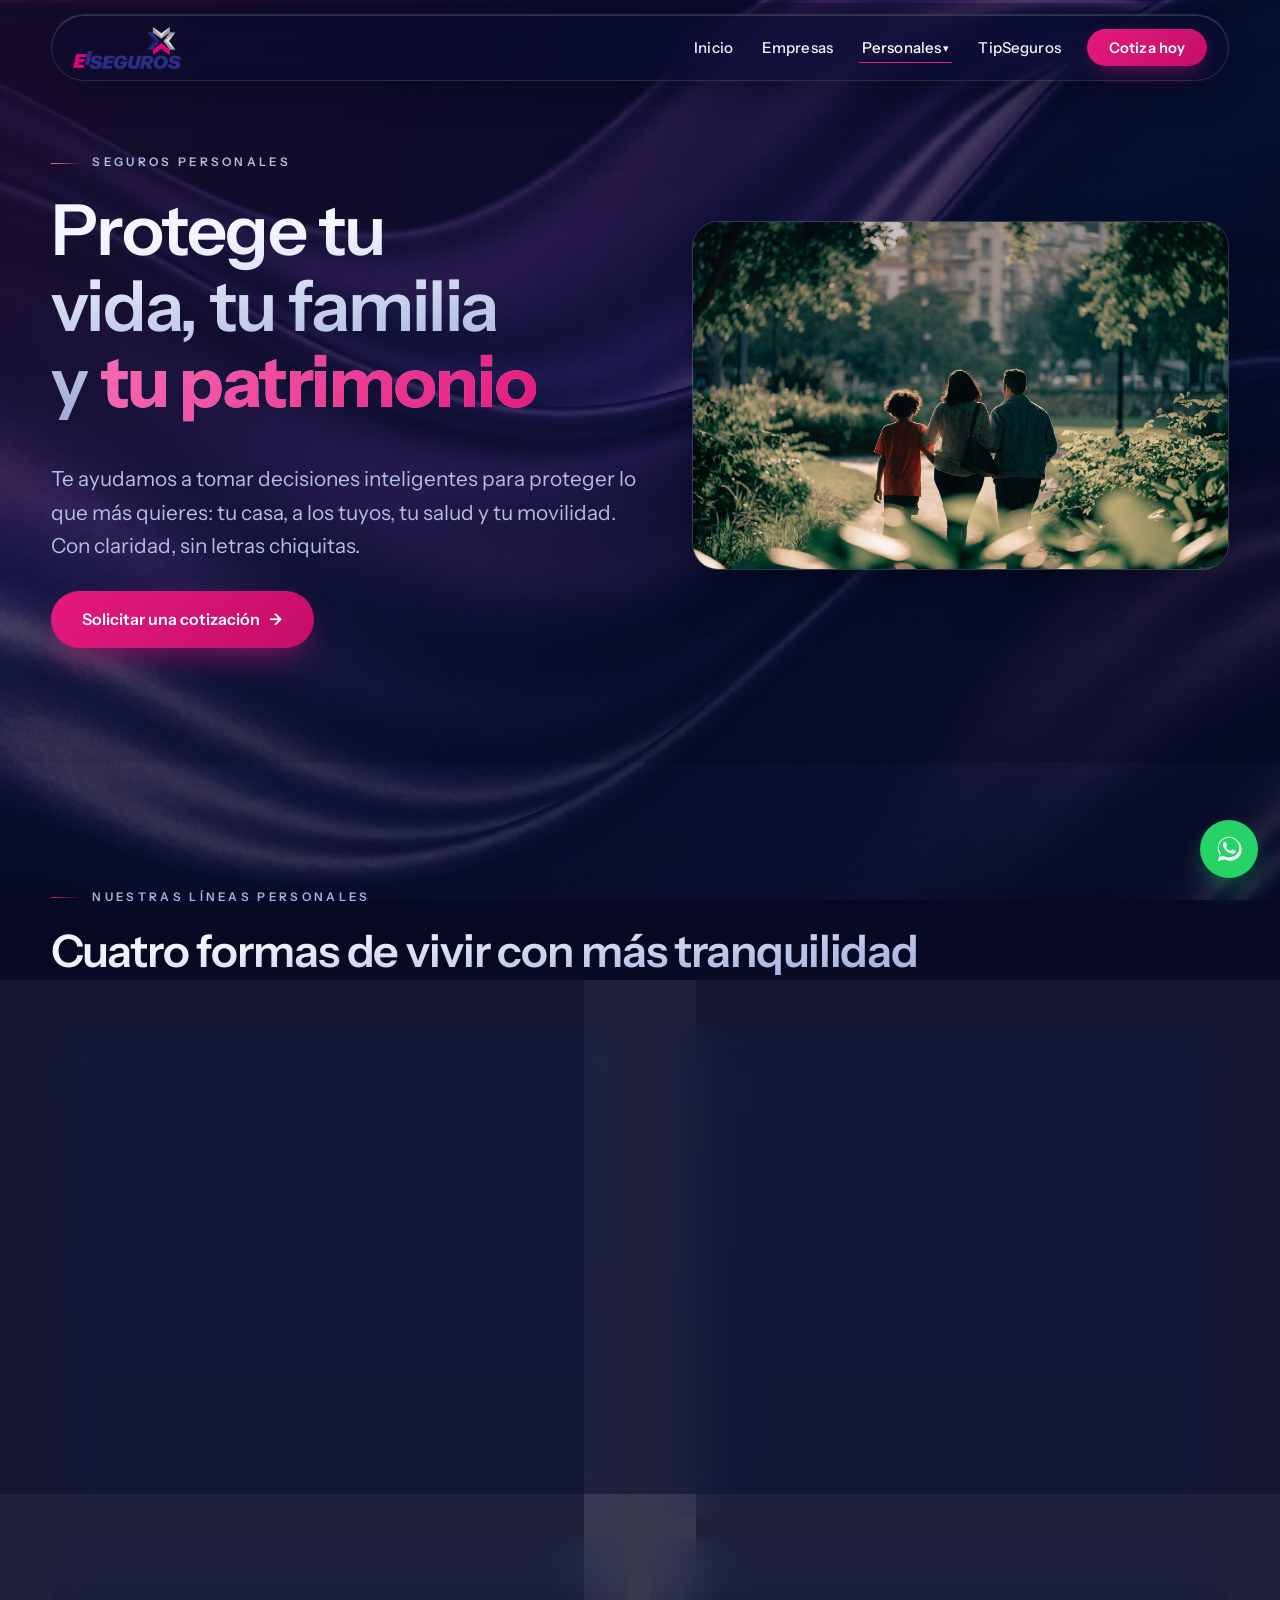
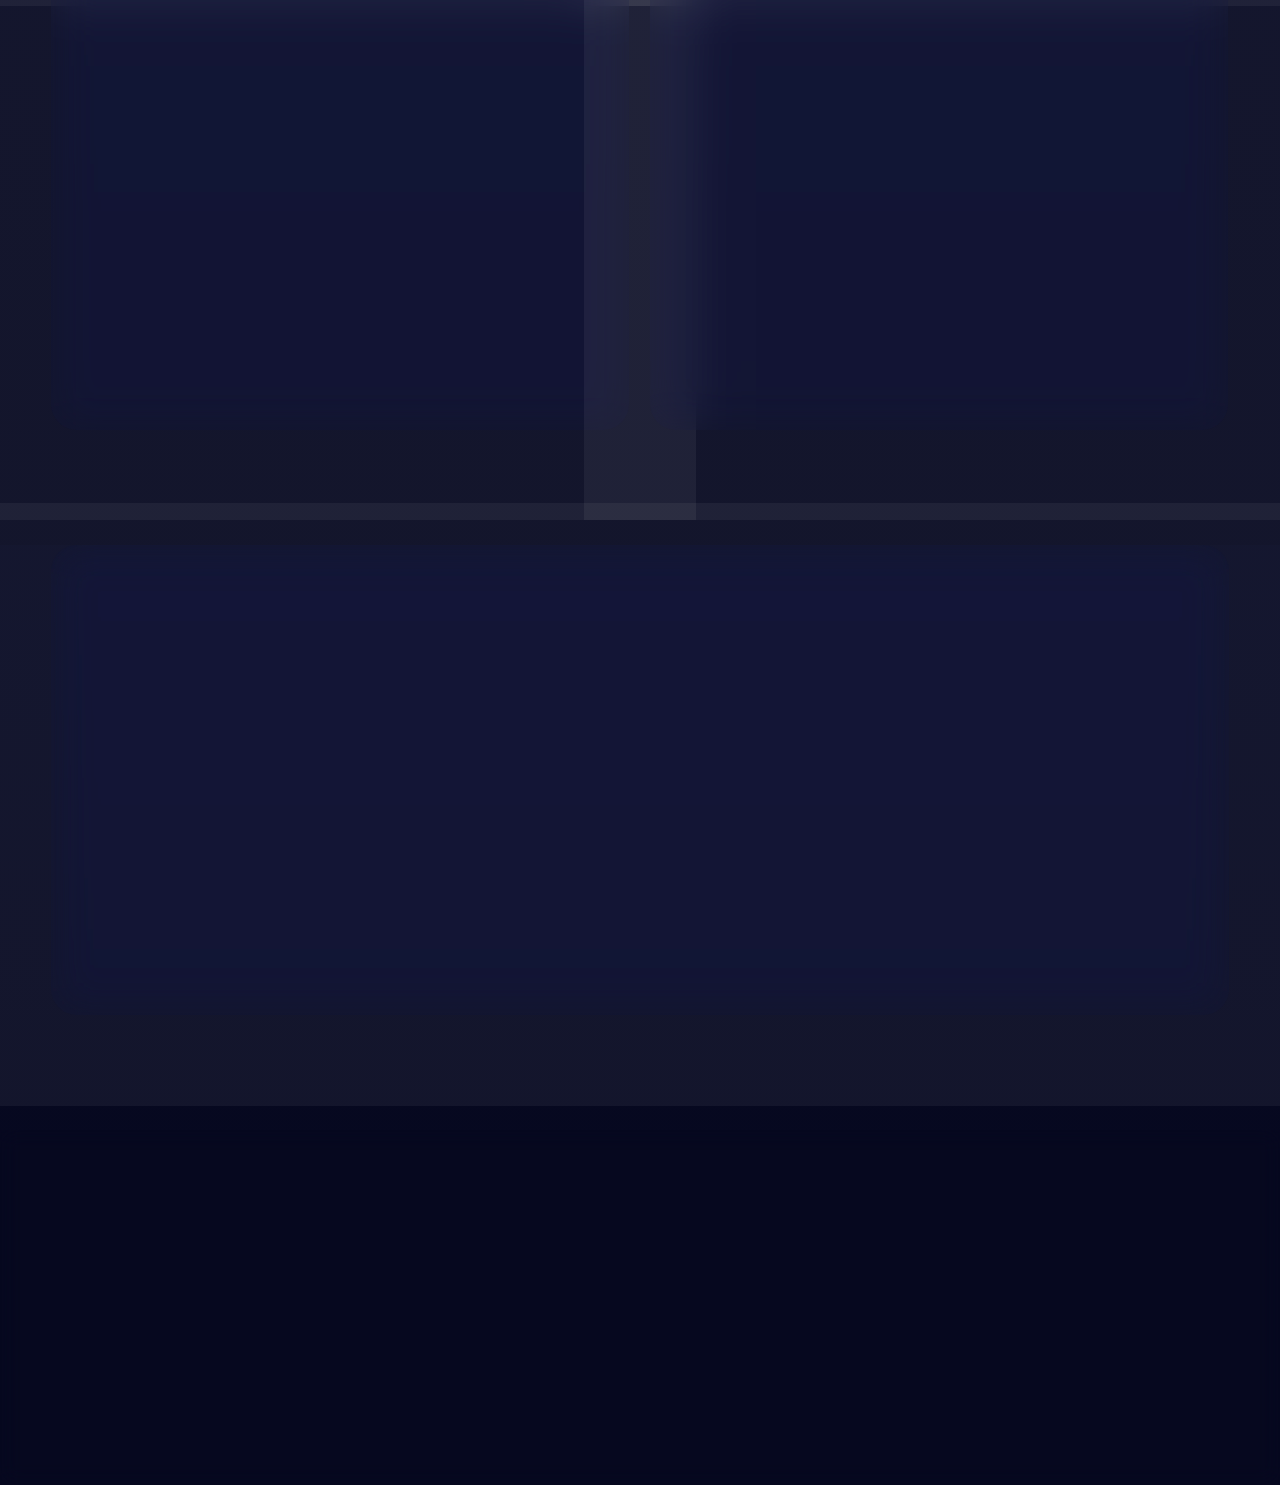
<file: public/personas.html>
<!DOCTYPE html>
<html lang="es-MX">
<head>
<meta charset="UTF-8">
<meta name="viewport" content="width=device-width, initial-scale=1.0">
<title>Seguros Personales — EISeguros | Hogar, Vida, Salud y Autos</title>
<meta name="description" content="Protege tu casa, a tu familia, tu salud y tu auto con asesoría profesional y sin letras chiquitas. Seguros personales en México.">
<link rel="icon" type="image/png" href="assets/brand/estrella-eiseguros.png">
<link rel="preconnect" href="https://fonts.googleapis.com">
<link rel="preconnect" href="https://fonts.gstatic.com" crossorigin>
<link href="https://fonts.googleapis.com/css2?family=Instrument+Sans:ital,wght@0,400;0,500;0,600;0,700;1,600&display=swap" rel="stylesheet">
<link rel="stylesheet" href="assets/css/glass.css">
</head>
<body class="bg-ice">

<header class="site-header">
  <div class="container">
    <div class="bar">
      <a class="logo" href="index.html" aria-label="EISeguros — Inicio">
        <img src="assets/brand/logo-eiseguros.png" alt="EISeguros">
      </a>
      <button class="nav-toggle" aria-label="Abrir menú" aria-expanded="false"><span></span></button>
      <ul class="nav-links">
        <li><a href="index.html">Inicio</a></li>
        <li><a href="empresas.html">Empresas</a></li>
        <li class="nav-drop">
          <a href="personas.html" aria-current="page">Personales</a>
          <ul class="nav-drop-menu">
            <li><a href="seguros-hogar.html">Seguro de Hogar</a></li>
            <li><a href="seguros-vida.html">Vida y Familia</a></li>
            <li><a href="seguros-salud.html">Gastos Médicos</a></li>
            <li><a href="seguros-autos.html">Autos</a></li>
          </ul>
        </li>
        <li><a href="tipseguros.html">TipSeguros</a></li>
        <li><a class="nav-cta" href="contacto.html">Cotiza hoy</a></li>
      </ul>
    </div>
  </div>
</header>

<!-- HERO -->
<section class="hero-product bg-deep on-dark" style="margin-top:-78px;">
  <div class="container">
    <div class="wrap">
      <div>
        <span class="kicker reveal">Seguros Personales</span>
        <h1 class="reveal" style="--d:.06s">Protege tu vida, tu familia y <strong>tu patrimonio</strong></h1>
        <p class="lead reveal" style="--d:.12s">Te ayudamos a tomar decisiones inteligentes para proteger lo que más quieres: tu casa, a los tuyos, tu salud y tu movilidad. Con claridad, sin letras chiquitas.</p>
        <div class="reveal" style="--d:.18s; display:flex; gap:1rem; flex-wrap:wrap; margin-top:1.8rem;">
          <a class="btn btn-primary" href="contacto.html">Solicitar una cotización <span class="arrow">→</span></a>
        </div>
      </div>
      <div class="media reveal" style="--d:.15s">
        <img src="assets/img/familia-parque.jpg" alt="Familia caminando junta por un parque al atardecer" width="1600" height="1067">
      </div>
    </div>
  </div>
</section>

<!-- LÍNEAS -->
<section class="bg-ice">
  <div class="container">
    <span class="kicker reveal">Nuestras líneas personales</span>
    <h2 class="reveal mw-70">Cuatro formas de vivir con más tranquilidad</h2>
    <div class="grid-2 mt-3">
      <a class="glass-light p-card reveal" href="seguros-hogar.html" style="padding:0; overflow:hidden;">
        <img src="assets/img/hogar.jpg" alt="Casa familiar contemporánea al atardecer" loading="lazy" style="aspect-ratio:16/8; object-fit:cover; width:100%;">
        <div style="padding:1.6rem 1.7rem 1.9rem; display:flex; flex-direction:column; gap:0.6rem;">
          <h3>Seguro de Hogar</h3>
          <p>Tu casa es donde vive tu familia, tus recuerdos y tu patrimonio. Protégela frente a incendio, robo y fenómenos naturales.</p>
          <span class="more">Protege tu hogar →</span>
        </div>
      </a>
      <a class="glass-light p-card reveal" href="seguros-vida.html" style="--d:.07s; padding:0; overflow:hidden;">
        <img src="assets/img/familia-parque.jpg" alt="Padres e hijos caminando de la mano" loading="lazy" style="aspect-ratio:16/8; object-fit:cover; width:100%;">
        <div style="padding:1.6rem 1.7rem 1.9rem; display:flex; flex-direction:column; gap:0.6rem;">
          <h3>Vida y Protección Familiar</h3>
          <p>Porque el mayor acto de amor es proteger el futuro de quienes dependen de ti.</p>
          <span class="more">Protege a los tuyos →</span>
        </div>
      </a>
      <a class="glass-light p-card reveal" href="seguros-salud.html" style="--d:.14s; padding:0; overflow:hidden;">
        <img src="assets/img/salud.jpg" alt="Médica revisando resultados con un paciente" loading="lazy" style="aspect-ratio:16/8; object-fit:cover; width:100%;">
        <div style="padding:1.6rem 1.7rem 1.9rem; display:flex; flex-direction:column; gap:0.6rem;">
          <h3>Gastos Médicos Mayores</h3>
          <p>Acceso a hospitales y especialistas de calidad, protegiendo tus ahorros frente a lo inesperado.</p>
          <span class="more">Protege tu salud →</span>
        </div>
      </a>
      <a class="glass-light p-card reveal" href="seguros-autos.html" style="--d:.21s; padding:0; overflow:hidden;">
        <img src="assets/img/autos.jpg" alt="Camioneta circulando por una autopista al anochecer" loading="lazy" style="aspect-ratio:16/8; object-fit:cover; width:100%;">
        <div style="padding:1.6rem 1.7rem 1.9rem; display:flex; flex-direction:column; gap:0.6rem;">
          <h3>Seguro de Autos</h3>
          <p>Conduce con la tranquilidad de saber que estás protegido en cada kilómetro.</p>
          <span class="more">Protege tu auto →</span>
        </div>
      </a>
    </div>
  </div>
</section>

<!-- CTA -->
<section class="bg-ice" style="padding-top:0;">
  <div class="container">
    <div class="glass-light cta-band reveal">
      <span class="kicker" style="justify-content:center;">¿No sabes por dónde empezar?</span>
      <h2>Te orientamos sin costo y sin compromiso</h2>
      <p class="lead mw-60 mx-auto">Cuéntanos tu situación y te decimos, con claridad, qué protección tiene sentido para ti — y cuál no.</p>
      <div class="actions">
        <a class="btn btn-primary" href="contacto.html">Hablar con un asesor <span class="arrow">→</span></a>
      </div>
    </div>
  </div>
</section>

<footer class="site-footer">
  <div class="container">
    <div class="cols">
      <div>
        <a class="logo" href="index.html"><img src="assets/brand/logo-eiseguros.png" alt="EISeguros"></a>
        <p>Conectamos tus metas con estrategias de protección.</p>
      </div>
      <div>
        <h4>Empresas</h4>
        <ul>
          <li><a href="empresas.html#danos">Daños y patrimonial</a></li>
          <li><a href="empresas.html#rc">Responsabilidad Civil</a></li>
          <li><a href="empresas.html#flotillas">Flotillas y transporte</a></li>
          <li><a href="empresas.html#beneficios">Beneficios para empleados</a></li>
        </ul>
      </div>
      <div>
        <h4>Personales</h4>
        <ul>
          <li><a href="seguros-hogar.html">Hogar</a></li>
          <li><a href="seguros-vida.html">Vida y Familia</a></li>
          <li><a href="seguros-salud.html">Gastos Médicos</a></li>
          <li><a href="seguros-autos.html">Autos</a></li>
        </ul>
      </div>
      <div>
        <h4>Contacto</h4>
        <ul>
          <li>Teléfono: <a href="tel:+524461445845">+52 4461 4458 45</a></li>
          <li>Teléfono: <a href="tel:+525511365113">55 1136 5113</a></li>
          <li>Email: <a href="mailto:eiseguros25@gmail.com">eiseguros25@gmail.com</a></li>
          <li><a href="tipseguros.html">TipSeguros</a></li>
        </ul>
      </div>
    </div>
    <div class="legal">
      <span>© 2026 EISeguros. Todos los derechos reservados.</span>
      <span><a href="#">Aviso de privacidad</a> · Estrategias inteligentes de seguros</span>
    </div>
  </div>
</footer>

<a class="wa-float" href="https://wa.me/524461445845" target="_blank" rel="noopener" aria-label="Escríbenos por WhatsApp" title="Escríbenos por WhatsApp">
  <svg viewBox="0 0 32 32"><path d="M16 3C9.4 3 4 8.4 4 15c0 2.6.8 5 2.2 7L4 29l7.2-2.1c1.9 1 4 1.6 6.3 1.6 6.6 0 12-5.4 12-12S22.6 3 16 3zm0 22c-2 0-3.9-.6-5.5-1.6l-.4-.2-4.1 1.2 1.2-4-.3-.4C5.7 18.4 5 16.8 5 15 5 9 9.9 4 16 4s11 5 11 11-4.9 10-11 10zm6-7.5c-.3-.2-1.9-1-2.2-1.1-.3-.1-.5-.2-.7.2-.2.3-.8 1.1-1 1.3-.2.2-.4.2-.7.1-.3-.2-1.4-.5-2.6-1.6-1-.9-1.6-1.9-1.8-2.2-.2-.3 0-.5.1-.7l.5-.6c.2-.2.2-.4.3-.6.1-.2 0-.5 0-.6-.1-.2-.7-1.8-1-2.4-.3-.6-.5-.5-.7-.6h-.6c-.2 0-.6.1-.9.4-.3.3-1.1 1.1-1.1 2.7s1.2 3.1 1.3 3.3c.2.2 2.3 3.6 5.7 5 3.4 1.5 3.4 1 4 .9.6-.1 1.9-.8 2.2-1.5.3-.7.3-1.4.2-1.5-.1-.2-.3-.3-.6-.4z"/></svg>
</a>

<script src="assets/js/main.js"></script>
</body>
</html>
</file>
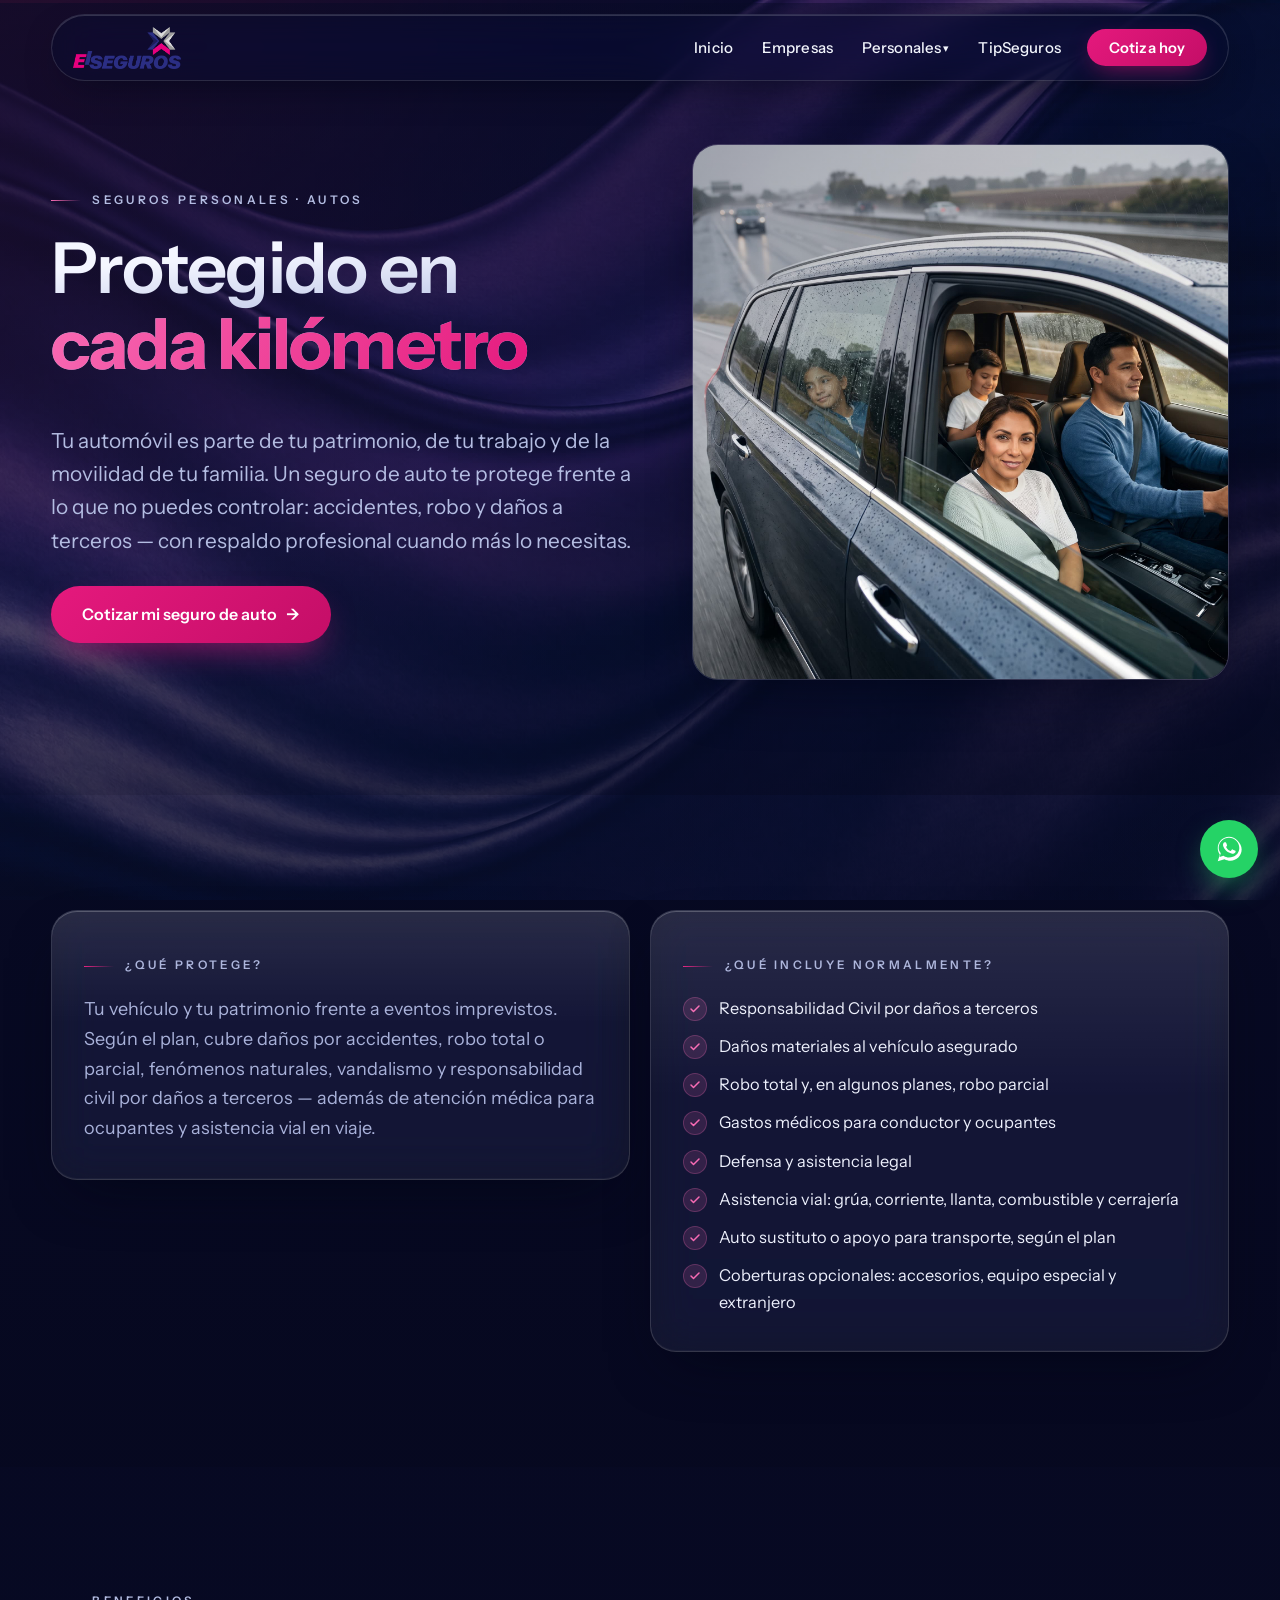
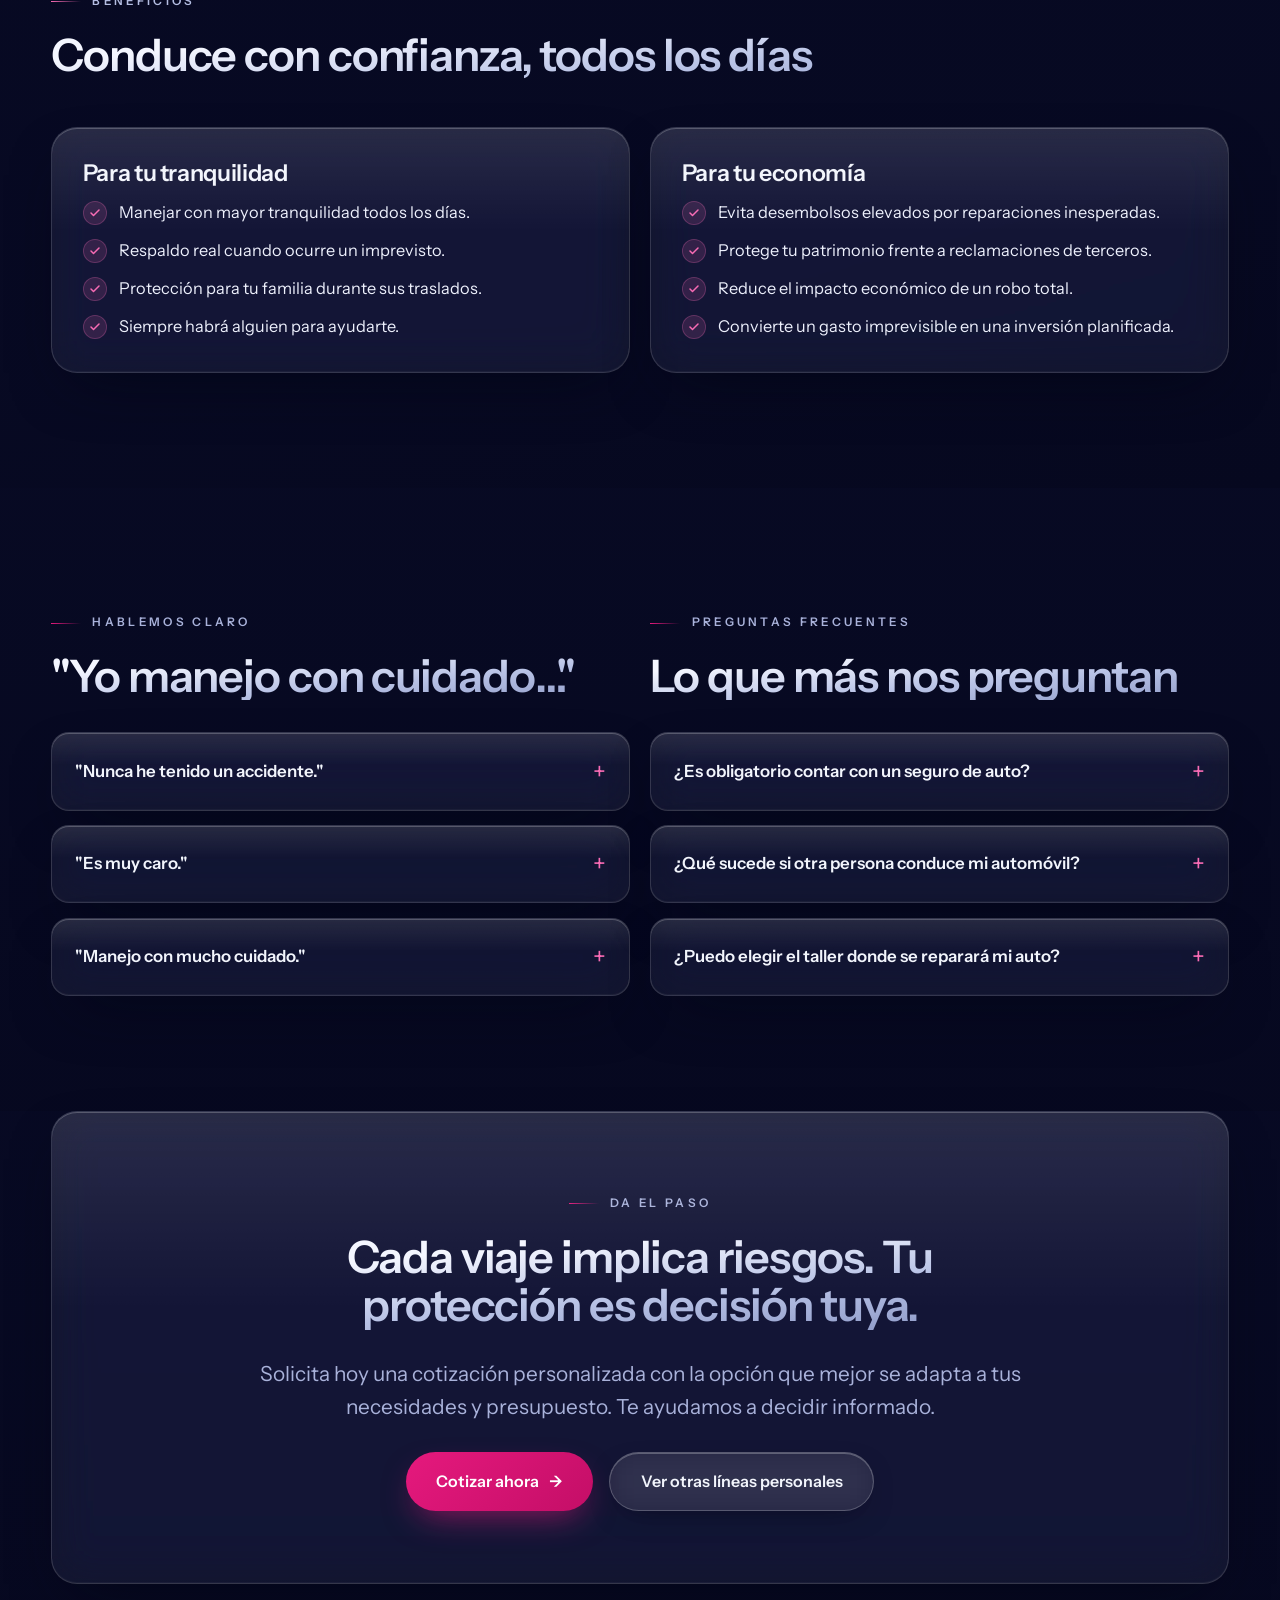
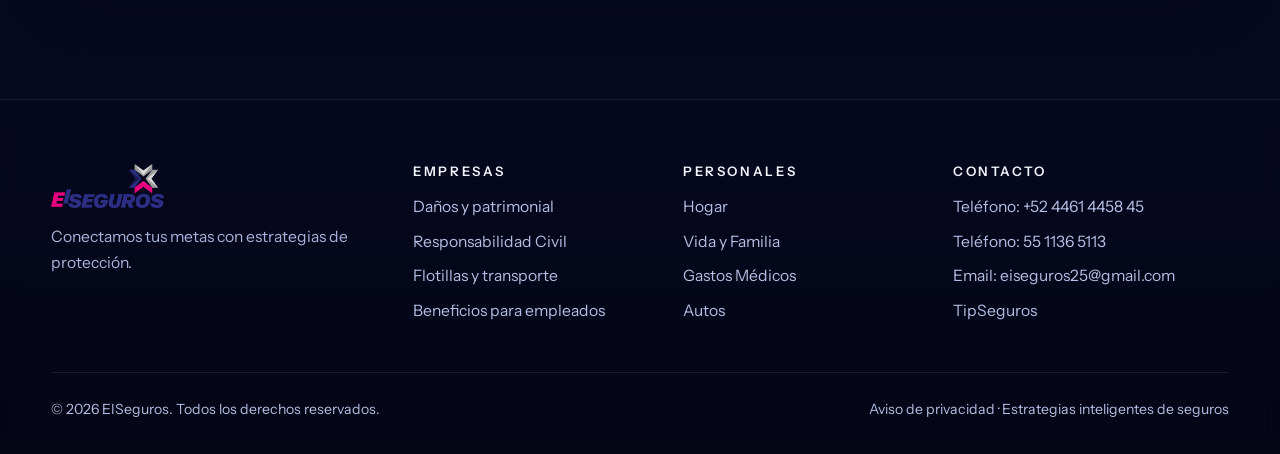
<file: public/seguros-autos.html>
<!DOCTYPE html>
<html lang="es-MX">
<head>
<meta charset="UTF-8">
<meta name="viewport" content="width=device-width, initial-scale=1.0">
<title>Seguro de Autos — EISeguros | Protegido en cada kilómetro</title>
<meta name="description" content="Protege tu auto y tu patrimonio frente a accidentes, robo y daños a terceros, con asistencia vial y respaldo legal. Seguro de autos en México.">
<link rel="icon" type="image/png" href="assets/brand/estrella-eiseguros.png">
<link rel="preconnect" href="https://fonts.googleapis.com">
<link rel="preconnect" href="https://fonts.gstatic.com" crossorigin>
<link href="https://fonts.googleapis.com/css2?family=Instrument+Sans:ital,wght@0,400;0,500;0,600;0,700;1,600&display=swap" rel="stylesheet">
<link rel="stylesheet" href="assets/css/glass.css">
</head>
<body class="bg-ice">

<header class="site-header">
  <div class="container">
    <div class="bar">
      <a class="logo" href="index.html" aria-label="EISeguros — Inicio">
        <img src="assets/brand/logo-eiseguros.png" alt="EISeguros">
      </a>
      <button class="nav-toggle" aria-label="Abrir menú" aria-expanded="false"><span></span></button>
      <ul class="nav-links">
        <li><a href="index.html">Inicio</a></li>
        <li><a href="empresas.html">Empresas</a></li>
        <li class="nav-drop">
          <a href="personas.html">Personales</a>
          <ul class="nav-drop-menu">
            <li><a href="seguros-hogar.html">Seguro de Hogar</a></li>
            <li><a href="seguros-vida.html">Vida y Familia</a></li>
            <li><a href="seguros-salud.html">Gastos Médicos</a></li>
            <li><a href="seguros-autos.html" aria-current="page">Autos</a></li>
          </ul>
        </li>
        <li><a href="tipseguros.html">TipSeguros</a></li>
        <li><a class="nav-cta" href="contacto.html">Cotiza hoy</a></li>
      </ul>
    </div>
  </div>
</header>

<!-- HERO -->
<section class="hero-product bg-deep on-dark" style="margin-top:-78px;">
  <div class="container">
    <div class="wrap">
      <div>
        <span class="kicker reveal">Seguros Personales · Autos</span>
        <h1 class="reveal" style="--d:.06s">Protegido en <strong>cada kilómetro</strong></h1>
        <p class="lead reveal" style="--d:.12s">Tu automóvil es parte de tu patrimonio, de tu trabajo y de la movilidad de tu familia. Un seguro de auto te protege frente a lo que no puedes controlar: accidentes, robo y daños a terceros — con respaldo profesional cuando más lo necesitas.</p>
        <div class="reveal" style="--d:.18s; margin-top:1.8rem;">
          <a class="btn btn-primary" href="contacto.html">Cotizar mi seguro de auto <span class="arrow">→</span></a>
        </div>
      </div>
      <div class="media reveal" style="--d:.15s">
        <img src="assets/img/autos-familia.jpg" alt="Familia viajando protegida en su automóvil" width="1600" height="1067">
      </div>
    </div>
  </div>
</section>

<!-- QUÉ PROTEGE / QUÉ INCLUYE -->
<section class="bg-ice">
  <div class="container">
    <div class="grid-2" style="align-items:start;">
      <div class="glass-light reveal" style="padding:2.2rem 2rem;">
        <span class="kicker">¿Qué protege?</span>
        <p style="margin-bottom:0;">Tu vehículo y tu patrimonio frente a eventos imprevistos. Según el plan, cubre daños por accidentes, robo total o parcial, fenómenos naturales, vandalismo y responsabilidad civil por daños a terceros — además de atención médica para ocupantes y asistencia vial en viaje.</p>
      </div>
      <div class="glass-light reveal" style="--d:.08s; padding:2.2rem 2rem;">
        <span class="kicker">¿Qué incluye normalmente?</span>
        <ul class="check-list">
          <li><span class="chk"><svg viewBox="0 0 24 24" fill="none" stroke-linecap="round" stroke-linejoin="round"><path d="M4 12l5 5L20 6"/></svg></span>Responsabilidad Civil por daños a terceros</li>
          <li><span class="chk"><svg viewBox="0 0 24 24" fill="none" stroke-linecap="round" stroke-linejoin="round"><path d="M4 12l5 5L20 6"/></svg></span>Daños materiales al vehículo asegurado</li>
          <li><span class="chk"><svg viewBox="0 0 24 24" fill="none" stroke-linecap="round" stroke-linejoin="round"><path d="M4 12l5 5L20 6"/></svg></span>Robo total y, en algunos planes, robo parcial</li>
          <li><span class="chk"><svg viewBox="0 0 24 24" fill="none" stroke-linecap="round" stroke-linejoin="round"><path d="M4 12l5 5L20 6"/></svg></span>Gastos médicos para conductor y ocupantes</li>
          <li><span class="chk"><svg viewBox="0 0 24 24" fill="none" stroke-linecap="round" stroke-linejoin="round"><path d="M4 12l5 5L20 6"/></svg></span>Defensa y asistencia legal</li>
          <li><span class="chk"><svg viewBox="0 0 24 24" fill="none" stroke-linecap="round" stroke-linejoin="round"><path d="M4 12l5 5L20 6"/></svg></span>Asistencia vial: grúa, corriente, llanta, combustible y cerrajería</li>
          <li><span class="chk"><svg viewBox="0 0 24 24" fill="none" stroke-linecap="round" stroke-linejoin="round"><path d="M4 12l5 5L20 6"/></svg></span>Auto sustituto o apoyo para transporte, según el plan</li>
          <li><span class="chk"><svg viewBox="0 0 24 24" fill="none" stroke-linecap="round" stroke-linejoin="round"><path d="M4 12l5 5L20 6"/></svg></span>Coberturas opcionales: accesorios, equipo especial y extranjero</li>
        </ul>
      </div>
    </div>
  </div>
</section>

<!-- BENEFICIOS -->
<section class="bg-deep on-dark">
  <div class="container">
    <span class="kicker reveal">Beneficios</span>
    <h2 class="reveal mw-70">Conduce con confianza, todos los días</h2>
    <div class="grid-2 mt-3" style="align-items:start;">
      <div class="glass reveal" style="padding:2rem 1.9rem;">
        <h3>Para tu tranquilidad</h3>
        <ul class="check-list">
          <li><span class="chk"><svg viewBox="0 0 24 24" fill="none" stroke-linecap="round" stroke-linejoin="round"><path d="M4 12l5 5L20 6"/></svg></span>Manejar con mayor tranquilidad todos los días.</li>
          <li><span class="chk"><svg viewBox="0 0 24 24" fill="none" stroke-linecap="round" stroke-linejoin="round"><path d="M4 12l5 5L20 6"/></svg></span>Respaldo real cuando ocurre un imprevisto.</li>
          <li><span class="chk"><svg viewBox="0 0 24 24" fill="none" stroke-linecap="round" stroke-linejoin="round"><path d="M4 12l5 5L20 6"/></svg></span>Protección para tu familia durante sus traslados.</li>
          <li><span class="chk"><svg viewBox="0 0 24 24" fill="none" stroke-linecap="round" stroke-linejoin="round"><path d="M4 12l5 5L20 6"/></svg></span>Siempre habrá alguien para ayudarte.</li>
        </ul>
      </div>
      <div class="glass reveal" style="--d:.08s; padding:2rem 1.9rem;">
        <h3>Para tu economía</h3>
        <ul class="check-list">
          <li><span class="chk"><svg viewBox="0 0 24 24" fill="none" stroke-linecap="round" stroke-linejoin="round"><path d="M4 12l5 5L20 6"/></svg></span>Evita desembolsos elevados por reparaciones inesperadas.</li>
          <li><span class="chk"><svg viewBox="0 0 24 24" fill="none" stroke-linecap="round" stroke-linejoin="round"><path d="M4 12l5 5L20 6"/></svg></span>Protege tu patrimonio frente a reclamaciones de terceros.</li>
          <li><span class="chk"><svg viewBox="0 0 24 24" fill="none" stroke-linecap="round" stroke-linejoin="round"><path d="M4 12l5 5L20 6"/></svg></span>Reduce el impacto económico de un robo total.</li>
          <li><span class="chk"><svg viewBox="0 0 24 24" fill="none" stroke-linecap="round" stroke-linejoin="round"><path d="M4 12l5 5L20 6"/></svg></span>Convierte un gasto imprevisible en una inversión planificada.</li>
        </ul>
      </div>
    </div>
  </div>
</section>

<!-- OBJECIONES + FAQ -->
<section class="bg-ice">
  <div class="container">
    <div class="grid-2" style="align-items:start;">
      <div>
        <span class="kicker reveal">Hablemos claro</span>
        <h2 class="reveal">"Yo manejo con cuidado…"</h2>
        <div class="accordion mt-2">
          <details class="glass-light reveal">
            <summary>"Nunca he tenido un accidente."</summary>
            <div class="acc-body"><p>Los accidentes y robos ocurren de manera inesperada; precisamente por eso existe un seguro.</p></div>
          </details>
          <details class="glass-light reveal" style="--d:.05s">
            <summary>"Es muy caro."</summary>
            <div class="acc-body"><p>El costo de una póliza suele ser mucho menor que el de una sola reparación importante o una indemnización por daños a terceros.</p></div>
          </details>
          <details class="glass-light reveal" style="--d:.1s">
            <summary>"Manejo con mucho cuidado."</summary>
            <div class="acc-body"><p>Además de tu forma de conducir, intervienen factores externos: otros conductores, condiciones climáticas o fallas mecánicas.</p></div>
          </details>
        </div>
      </div>
      <div>
        <span class="kicker reveal">Preguntas frecuentes</span>
        <h2 class="reveal">Lo que más nos preguntan</h2>
        <div class="accordion mt-2">
          <details class="glass-light reveal">
            <summary>¿Es obligatorio contar con un seguro de auto?</summary>
            <div class="acc-body"><p>En gran parte del país es obligatorio contar al menos con cobertura de Responsabilidad Civil.</p></div>
          </details>
          <details class="glass-light reveal" style="--d:.05s">
            <summary>¿Qué sucede si otra persona conduce mi automóvil?</summary>
            <div class="acc-body"><p>En la mayoría de las pólizas, la cobertura protege al vehículo siempre que el conductor cumpla con las condiciones establecidas.</p></div>
          </details>
          <details class="glass-light reveal" style="--d:.1s">
            <summary>¿Puedo elegir el taller donde se reparará mi auto?</summary>
            <div class="acc-body"><p>Dependerá del tipo de póliza y de la red de talleres autorizados por la aseguradora.</p></div>
          </details>
        </div>
      </div>
    </div>
  </div>
</section>

<!-- CTA -->
<section class="bg-ice" style="padding-top:0;">
  <div class="container">
    <div class="glass-light cta-band reveal">
      <span class="kicker" style="justify-content:center;">Da el paso</span>
      <h2>Cada viaje implica riesgos. Tu protección es decisión tuya.</h2>
      <p class="lead mw-60 mx-auto">Solicita hoy una cotización personalizada con la opción que mejor se adapta a tus necesidades y presupuesto. Te ayudamos a decidir informado.</p>
      <div class="actions">
        <a class="btn btn-primary" href="contacto.html">Cotizar ahora <span class="arrow">→</span></a>
        <a class="btn btn-ghost-dark" href="personas.html">Ver otras líneas personales</a>
      </div>
    </div>
  </div>
</section>

<footer class="site-footer">
  <div class="container">
    <div class="cols">
      <div>
        <a class="logo" href="index.html"><img src="assets/brand/logo-eiseguros.png" alt="EISeguros"></a>
        <p>Conectamos tus metas con estrategias de protección.</p>
      </div>
      <div>
        <h4>Empresas</h4>
        <ul>
          <li><a href="empresas.html#danos">Daños y patrimonial</a></li>
          <li><a href="empresas.html#rc">Responsabilidad Civil</a></li>
          <li><a href="empresas.html#flotillas">Flotillas y transporte</a></li>
          <li><a href="empresas.html#beneficios">Beneficios para empleados</a></li>
        </ul>
      </div>
      <div>
        <h4>Personales</h4>
        <ul>
          <li><a href="seguros-hogar.html">Hogar</a></li>
          <li><a href="seguros-vida.html">Vida y Familia</a></li>
          <li><a href="seguros-salud.html">Gastos Médicos</a></li>
          <li><a href="seguros-autos.html">Autos</a></li>
        </ul>
      </div>
      <div>
        <h4>Contacto</h4>
        <ul>
          <li>Teléfono: <a href="tel:+524461445845">+52 4461 4458 45</a></li>
          <li>Teléfono: <a href="tel:+525511365113">55 1136 5113</a></li>
          <li>Email: <a href="mailto:eiseguros25@gmail.com">eiseguros25@gmail.com</a></li>
          <li><a href="tipseguros.html">TipSeguros</a></li>
        </ul>
      </div>
    </div>
    <div class="legal">
      <span>© 2026 EISeguros. Todos los derechos reservados.</span>
      <span><a href="#">Aviso de privacidad</a> · Estrategias inteligentes de seguros</span>
    </div>
  </div>
</footer>

<a class="wa-float" href="https://wa.me/524461445845" target="_blank" rel="noopener" aria-label="Escríbenos por WhatsApp" title="Escríbenos por WhatsApp">
  <svg viewBox="0 0 32 32"><path d="M16 3C9.4 3 4 8.4 4 15c0 2.6.8 5 2.2 7L4 29l7.2-2.1c1.9 1 4 1.6 6.3 1.6 6.6 0 12-5.4 12-12S22.6 3 16 3zm0 22c-2 0-3.9-.6-5.5-1.6l-.4-.2-4.1 1.2 1.2-4-.3-.4C5.7 18.4 5 16.8 5 15 5 9 9.9 4 16 4s11 5 11 11-4.9 10-11 10zm6-7.5c-.3-.2-1.9-1-2.2-1.1-.3-.1-.5-.2-.7.2-.2.3-.8 1.1-1 1.3-.2.2-.4.2-.7.1-.3-.2-1.4-.5-2.6-1.6-1-.9-1.6-1.9-1.8-2.2-.2-.3 0-.5.1-.7l.5-.6c.2-.2.2-.4.3-.6.1-.2 0-.5 0-.6-.1-.2-.7-1.8-1-2.4-.3-.6-.5-.5-.7-.6h-.6c-.2 0-.6.1-.9.4-.3.3-1.1 1.1-1.1 2.7s1.2 3.1 1.3 3.3c.2.2 2.3 3.6 5.7 5 3.4 1.5 3.4 1 4 .9.6-.1 1.9-.8 2.2-1.5.3-.7.3-1.4.2-1.5-.1-.2-.3-.3-.6-.4z"/></svg>
</a>

<script src="assets/js/main.js"></script>
</body>
</html>
</file>
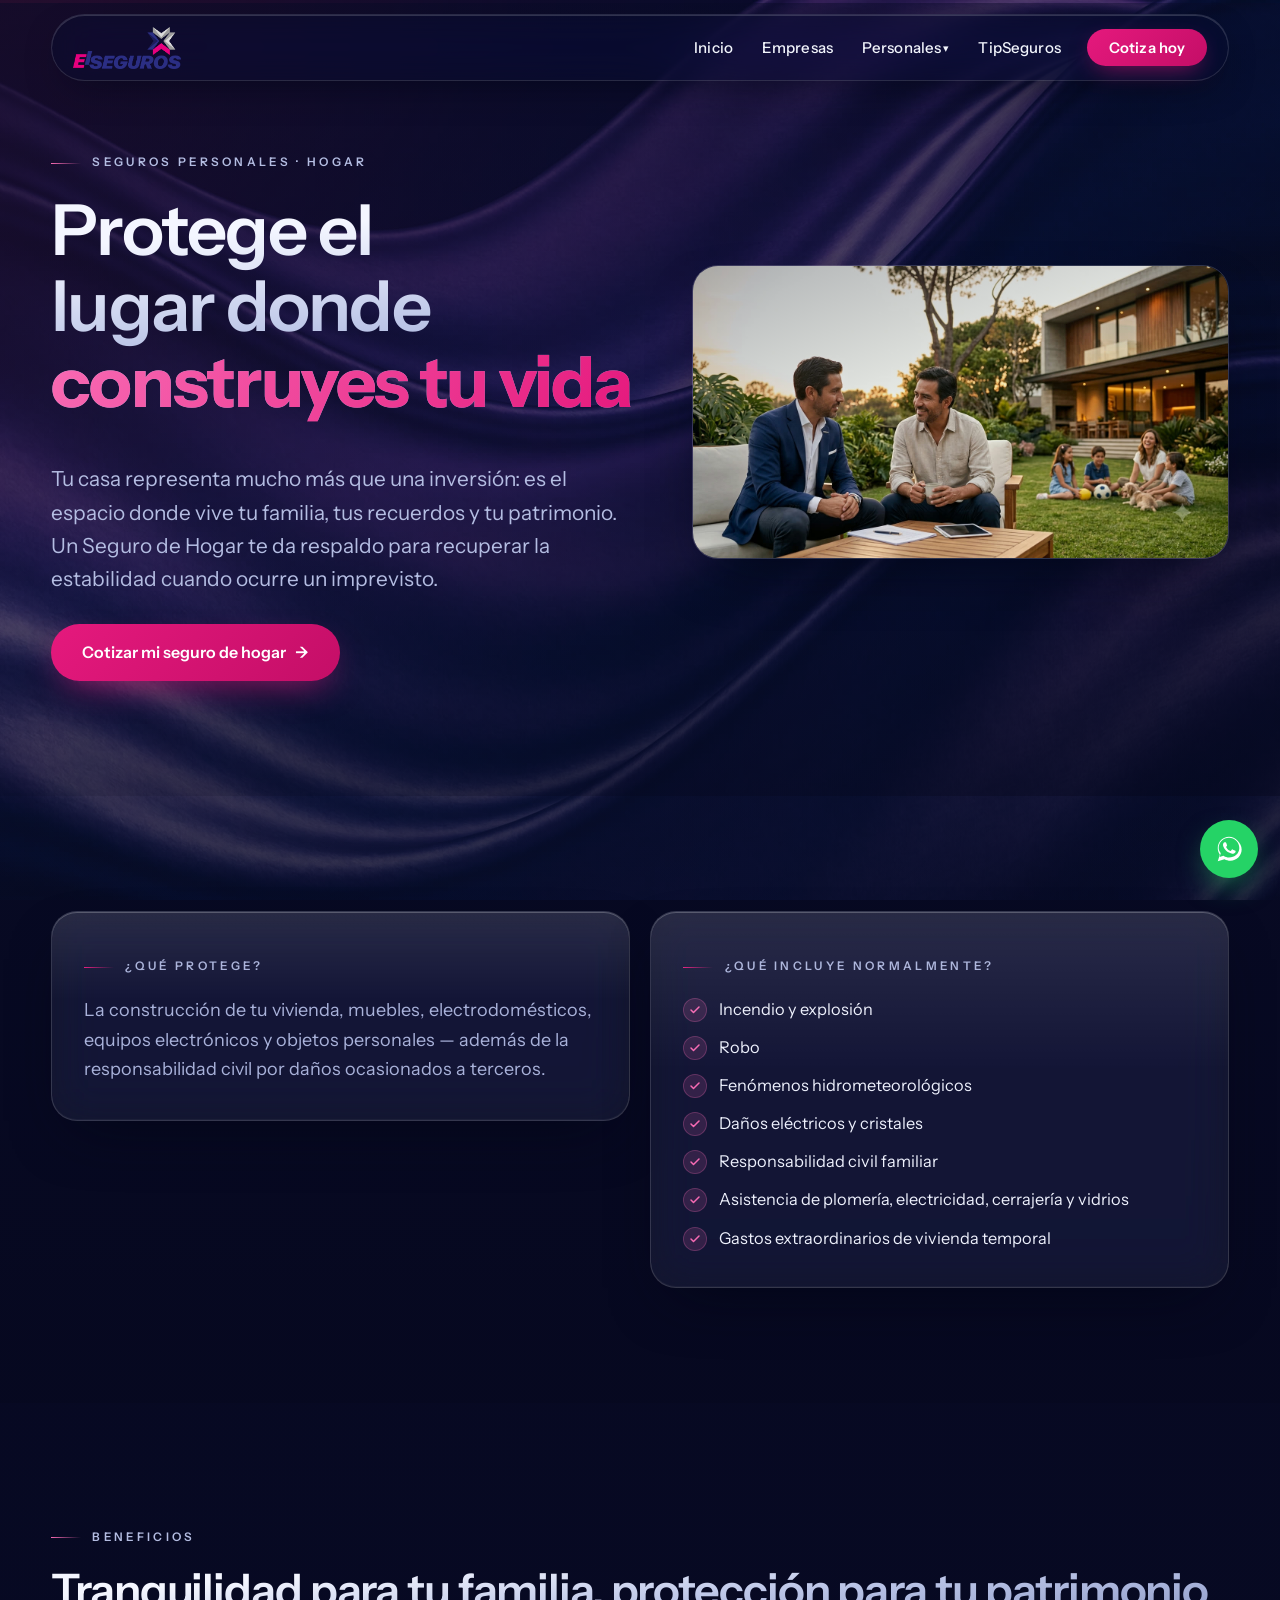
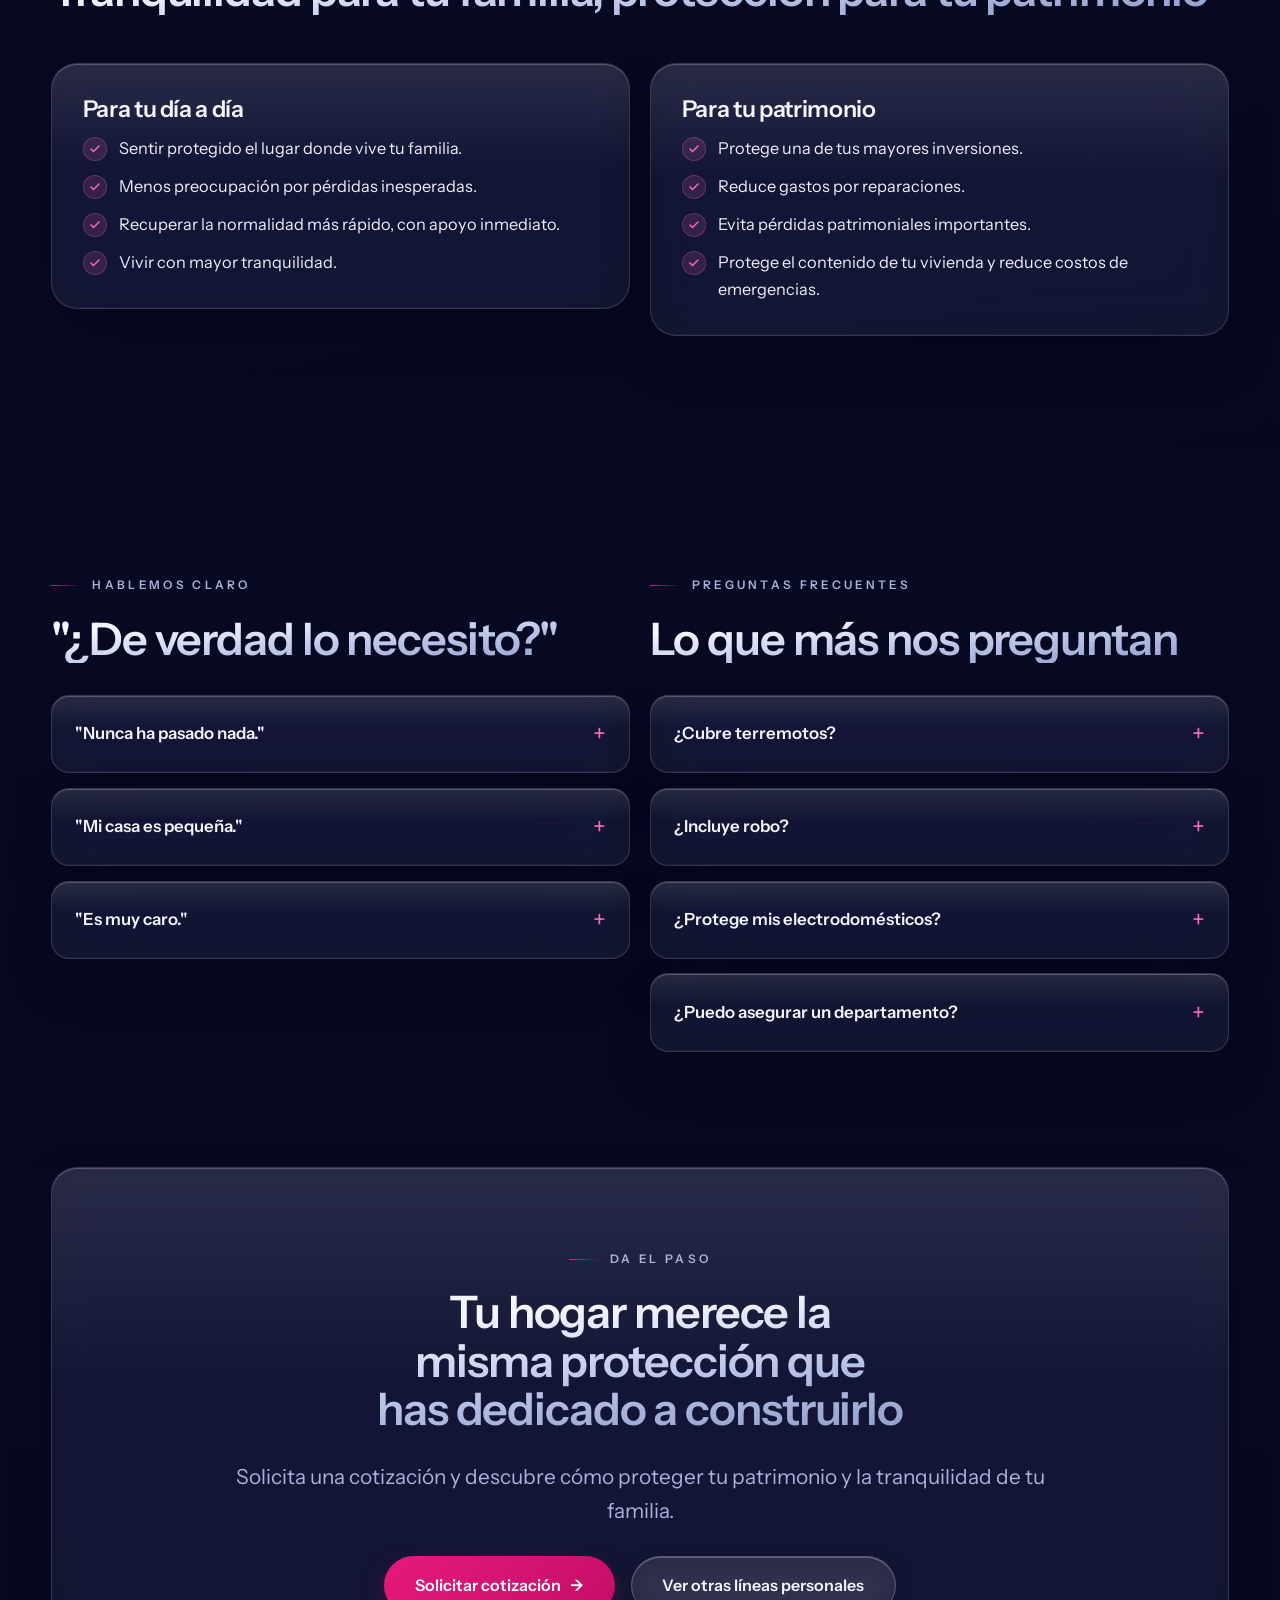
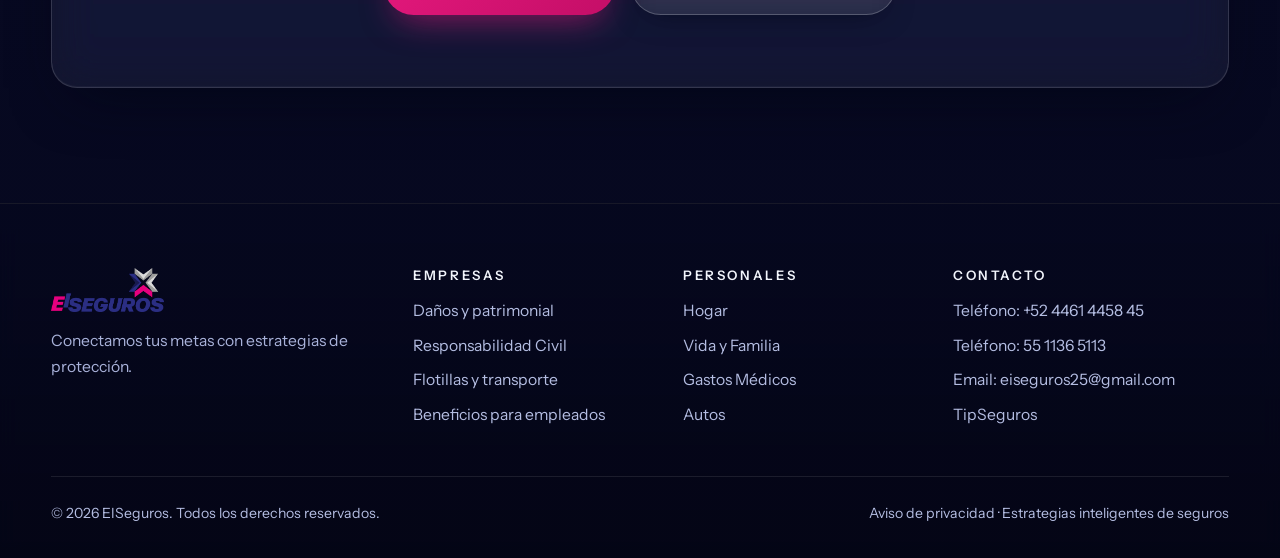
<file: public/seguros-hogar.html>
<!DOCTYPE html>
<html lang="es-MX">
<head>
<meta charset="UTF-8">
<meta name="viewport" content="width=device-width, initial-scale=1.0">
<title>Seguro de Hogar — EISeguros | Protege el lugar donde construyes tu vida</title>
<meta name="description" content="Un Seguro de Hogar protege tu vivienda y su contenido frente a incendio, robo, fenómenos naturales y más — con asistencias para tu día a día.">
<link rel="icon" type="image/png" href="assets/brand/estrella-eiseguros.png">
<link rel="preconnect" href="https://fonts.googleapis.com">
<link rel="preconnect" href="https://fonts.gstatic.com" crossorigin>
<link href="https://fonts.googleapis.com/css2?family=Instrument+Sans:ital,wght@0,400;0,500;0,600;0,700;1,600&display=swap" rel="stylesheet">
<link rel="stylesheet" href="assets/css/glass.css">
</head>
<body class="bg-ice">

<header class="site-header">
  <div class="container">
    <div class="bar">
      <a class="logo" href="index.html" aria-label="EISeguros — Inicio">
        <img src="assets/brand/logo-eiseguros.png" alt="EISeguros">
      </a>
      <button class="nav-toggle" aria-label="Abrir menú" aria-expanded="false"><span></span></button>
      <ul class="nav-links">
        <li><a href="index.html">Inicio</a></li>
        <li><a href="empresas.html">Empresas</a></li>
        <li class="nav-drop">
          <a href="personas.html">Personales</a>
          <ul class="nav-drop-menu">
            <li><a href="seguros-hogar.html" aria-current="page">Seguro de Hogar</a></li>
            <li><a href="seguros-vida.html">Vida y Familia</a></li>
            <li><a href="seguros-salud.html">Gastos Médicos</a></li>
            <li><a href="seguros-autos.html">Autos</a></li>
          </ul>
        </li>
        <li><a href="tipseguros.html">TipSeguros</a></li>
        <li><a class="nav-cta" href="contacto.html">Cotiza hoy</a></li>
      </ul>
    </div>
  </div>
</header>

<!-- HERO -->
<section class="hero-product bg-deep on-dark" style="margin-top:-78px;">
  <div class="container">
    <div class="wrap">
      <div>
        <span class="kicker reveal">Seguros Personales · Hogar</span>
        <h1 class="reveal" style="--d:.06s">Protege el lugar donde <strong>construyes tu vida</strong></h1>
        <p class="lead reveal" style="--d:.12s">Tu casa representa mucho más que una inversión: es el espacio donde vive tu familia, tus recuerdos y tu patrimonio. Un Seguro de Hogar te da respaldo para recuperar la estabilidad cuando ocurre un imprevisto.</p>
        <div class="reveal" style="--d:.18s; margin-top:1.8rem;">
          <a class="btn btn-primary" href="contacto.html">Cotizar mi seguro de hogar <span class="arrow">→</span></a>
        </div>
      </div>
      <div class="media reveal" style="--d:.15s">
        <img src="assets/img/familia-hogar.jpg" alt="Asesor de seguros conversando con una familia en el jardín de su casa" width="1600" height="1067">
      </div>
    </div>
  </div>
</section>

<!-- QUÉ PROTEGE / QUÉ INCLUYE -->
<section class="bg-ice">
  <div class="container">
    <div class="grid-2" style="align-items:start;">
      <div class="glass-light reveal" style="padding:2.2rem 2rem;">
        <span class="kicker">¿Qué protege?</span>
        <p style="margin-bottom:0;">La construcción de tu vivienda, muebles, electrodomésticos, equipos electrónicos y objetos personales — además de la responsabilidad civil por daños ocasionados a terceros.</p>
      </div>
      <div class="glass-light reveal" style="--d:.08s; padding:2.2rem 2rem;">
        <span class="kicker">¿Qué incluye normalmente?</span>
        <ul class="check-list">
          <li><span class="chk"><svg viewBox="0 0 24 24" fill="none" stroke-linecap="round" stroke-linejoin="round"><path d="M4 12l5 5L20 6"/></svg></span>Incendio y explosión</li>
          <li><span class="chk"><svg viewBox="0 0 24 24" fill="none" stroke-linecap="round" stroke-linejoin="round"><path d="M4 12l5 5L20 6"/></svg></span>Robo</li>
          <li><span class="chk"><svg viewBox="0 0 24 24" fill="none" stroke-linecap="round" stroke-linejoin="round"><path d="M4 12l5 5L20 6"/></svg></span>Fenómenos hidrometeorológicos</li>
          <li><span class="chk"><svg viewBox="0 0 24 24" fill="none" stroke-linecap="round" stroke-linejoin="round"><path d="M4 12l5 5L20 6"/></svg></span>Daños eléctricos y cristales</li>
          <li><span class="chk"><svg viewBox="0 0 24 24" fill="none" stroke-linecap="round" stroke-linejoin="round"><path d="M4 12l5 5L20 6"/></svg></span>Responsabilidad civil familiar</li>
          <li><span class="chk"><svg viewBox="0 0 24 24" fill="none" stroke-linecap="round" stroke-linejoin="round"><path d="M4 12l5 5L20 6"/></svg></span>Asistencia de plomería, electricidad, cerrajería y vidrios</li>
          <li><span class="chk"><svg viewBox="0 0 24 24" fill="none" stroke-linecap="round" stroke-linejoin="round"><path d="M4 12l5 5L20 6"/></svg></span>Gastos extraordinarios de vivienda temporal</li>
        </ul>
      </div>
    </div>
  </div>
</section>

<!-- BENEFICIOS -->
<section class="bg-deep on-dark">
  <div class="container">
    <span class="kicker reveal">Beneficios</span>
    <h2 class="reveal mw-70">Tranquilidad para tu familia, protección para tu patrimonio</h2>
    <div class="grid-2 mt-3" style="align-items:start;">
      <div class="glass reveal" style="padding:2rem 1.9rem;">
        <h3>Para tu día a día</h3>
        <ul class="check-list">
          <li><span class="chk"><svg viewBox="0 0 24 24" fill="none" stroke-linecap="round" stroke-linejoin="round"><path d="M4 12l5 5L20 6"/></svg></span>Sentir protegido el lugar donde vive tu familia.</li>
          <li><span class="chk"><svg viewBox="0 0 24 24" fill="none" stroke-linecap="round" stroke-linejoin="round"><path d="M4 12l5 5L20 6"/></svg></span>Menos preocupación por pérdidas inesperadas.</li>
          <li><span class="chk"><svg viewBox="0 0 24 24" fill="none" stroke-linecap="round" stroke-linejoin="round"><path d="M4 12l5 5L20 6"/></svg></span>Recuperar la normalidad más rápido, con apoyo inmediato.</li>
          <li><span class="chk"><svg viewBox="0 0 24 24" fill="none" stroke-linecap="round" stroke-linejoin="round"><path d="M4 12l5 5L20 6"/></svg></span>Vivir con mayor tranquilidad.</li>
        </ul>
      </div>
      <div class="glass reveal" style="--d:.08s; padding:2rem 1.9rem;">
        <h3>Para tu patrimonio</h3>
        <ul class="check-list">
          <li><span class="chk"><svg viewBox="0 0 24 24" fill="none" stroke-linecap="round" stroke-linejoin="round"><path d="M4 12l5 5L20 6"/></svg></span>Protege una de tus mayores inversiones.</li>
          <li><span class="chk"><svg viewBox="0 0 24 24" fill="none" stroke-linecap="round" stroke-linejoin="round"><path d="M4 12l5 5L20 6"/></svg></span>Reduce gastos por reparaciones.</li>
          <li><span class="chk"><svg viewBox="0 0 24 24" fill="none" stroke-linecap="round" stroke-linejoin="round"><path d="M4 12l5 5L20 6"/></svg></span>Evita pérdidas patrimoniales importantes.</li>
          <li><span class="chk"><svg viewBox="0 0 24 24" fill="none" stroke-linecap="round" stroke-linejoin="round"><path d="M4 12l5 5L20 6"/></svg></span>Protege el contenido de tu vivienda y reduce costos de emergencias.</li>
        </ul>
      </div>
    </div>
  </div>
</section>

<!-- OBJECIONES + FAQ -->
<section class="bg-ice">
  <div class="container">
    <div class="grid-2" style="align-items:start;">
      <div>
        <span class="kicker reveal">Hablemos claro</span>
        <h2 class="reveal">"¿De verdad lo necesito?"</h2>
        <div class="accordion mt-2">
          <details class="glass-light reveal">
            <summary>"Nunca ha pasado nada."</summary>
            <div class="acc-body"><p>Precisamente porque los imprevistos no avisan. El seguro existe para cuando ese día llegue.</p></div>
          </details>
          <details class="glass-light reveal" style="--d:.05s">
            <summary>"Mi casa es pequeña."</summary>
            <div class="acc-body"><p>Toda vivienda representa un patrimonio que vale la pena proteger, sin importar su tamaño.</p></div>
          </details>
          <details class="glass-light reveal" style="--d:.1s">
            <summary>"Es muy caro."</summary>
            <div class="acc-body"><p>Generalmente cuesta mucho menos que reparar un solo daño importante.</p></div>
          </details>
        </div>
      </div>
      <div>
        <span class="kicker reveal">Preguntas frecuentes</span>
        <h2 class="reveal">Lo que más nos preguntan</h2>
        <div class="accordion mt-2">
          <details class="glass-light reveal">
            <summary>¿Cubre terremotos?</summary>
            <div class="acc-body"><p>Depende del plan contratado. Te ayudamos a elegir la cobertura adecuada para tu zona.</p></div>
          </details>
          <details class="glass-light reveal" style="--d:.05s">
            <summary>¿Incluye robo?</summary>
            <div class="acc-body"><p>La mayoría de los planes ofrece esta cobertura.</p></div>
          </details>
          <details class="glass-light reveal" style="--d:.1s">
            <summary>¿Protege mis electrodomésticos?</summary>
            <div class="acc-body"><p>Sí, según las condiciones de la póliza.</p></div>
          </details>
          <details class="glass-light reveal" style="--d:.15s">
            <summary>¿Puedo asegurar un departamento?</summary>
            <div class="acc-body"><p>Sí. Existen planes para casa propia, departamento e incluso vivienda en renta.</p></div>
          </details>
        </div>
      </div>
    </div>
  </div>
</section>

<!-- CTA -->
<section class="bg-ice" style="padding-top:0;">
  <div class="container">
    <div class="glass-light cta-band reveal">
      <span class="kicker" style="justify-content:center;">Da el paso</span>
      <h2>Tu hogar merece la misma protección que has dedicado a construirlo</h2>
      <p class="lead mw-60 mx-auto">Solicita una cotización y descubre cómo proteger tu patrimonio y la tranquilidad de tu familia.</p>
      <div class="actions">
        <a class="btn btn-primary" href="contacto.html">Solicitar cotización <span class="arrow">→</span></a>
        <a class="btn btn-ghost-dark" href="personas.html">Ver otras líneas personales</a>
      </div>
    </div>
  </div>
</section>

<footer class="site-footer">
  <div class="container">
    <div class="cols">
      <div>
        <a class="logo" href="index.html"><img src="assets/brand/logo-eiseguros.png" alt="EISeguros"></a>
        <p>Conectamos tus metas con estrategias de protección.</p>
      </div>
      <div>
        <h4>Empresas</h4>
        <ul>
          <li><a href="empresas.html#danos">Daños y patrimonial</a></li>
          <li><a href="empresas.html#rc">Responsabilidad Civil</a></li>
          <li><a href="empresas.html#flotillas">Flotillas y transporte</a></li>
          <li><a href="empresas.html#beneficios">Beneficios para empleados</a></li>
        </ul>
      </div>
      <div>
        <h4>Personales</h4>
        <ul>
          <li><a href="seguros-hogar.html">Hogar</a></li>
          <li><a href="seguros-vida.html">Vida y Familia</a></li>
          <li><a href="seguros-salud.html">Gastos Médicos</a></li>
          <li><a href="seguros-autos.html">Autos</a></li>
        </ul>
      </div>
      <div>
        <h4>Contacto</h4>
        <ul>
          <li>Teléfono: <a href="tel:+524461445845">+52 4461 4458 45</a></li>
          <li>Teléfono: <a href="tel:+525511365113">55 1136 5113</a></li>
          <li>Email: <a href="mailto:eiseguros25@gmail.com">eiseguros25@gmail.com</a></li>
          <li><a href="tipseguros.html">TipSeguros</a></li>
        </ul>
      </div>
    </div>
    <div class="legal">
      <span>© 2026 EISeguros. Todos los derechos reservados.</span>
      <span><a href="#">Aviso de privacidad</a> · Estrategias inteligentes de seguros</span>
    </div>
  </div>
</footer>

<a class="wa-float" href="https://wa.me/524461445845" target="_blank" rel="noopener" aria-label="Escríbenos por WhatsApp" title="Escríbenos por WhatsApp">
  <svg viewBox="0 0 32 32"><path d="M16 3C9.4 3 4 8.4 4 15c0 2.6.8 5 2.2 7L4 29l7.2-2.1c1.9 1 4 1.6 6.3 1.6 6.6 0 12-5.4 12-12S22.6 3 16 3zm0 22c-2 0-3.9-.6-5.5-1.6l-.4-.2-4.1 1.2 1.2-4-.3-.4C5.7 18.4 5 16.8 5 15 5 9 9.9 4 16 4s11 5 11 11-4.9 10-11 10zm6-7.5c-.3-.2-1.9-1-2.2-1.1-.3-.1-.5-.2-.7.2-.2.3-.8 1.1-1 1.3-.2.2-.4.2-.7.1-.3-.2-1.4-.5-2.6-1.6-1-.9-1.6-1.9-1.8-2.2-.2-.3 0-.5.1-.7l.5-.6c.2-.2.2-.4.3-.6.1-.2 0-.5 0-.6-.1-.2-.7-1.8-1-2.4-.3-.6-.5-.5-.7-.6h-.6c-.2 0-.6.1-.9.4-.3.3-1.1 1.1-1.1 2.7s1.2 3.1 1.3 3.3c.2.2 2.3 3.6 5.7 5 3.4 1.5 3.4 1 4 .9.6-.1 1.9-.8 2.2-1.5.3-.7.3-1.4.2-1.5-.1-.2-.3-.3-.6-.4z"/></svg>
</a>

<script src="assets/js/main.js"></script>
</body>
</html>
</file>
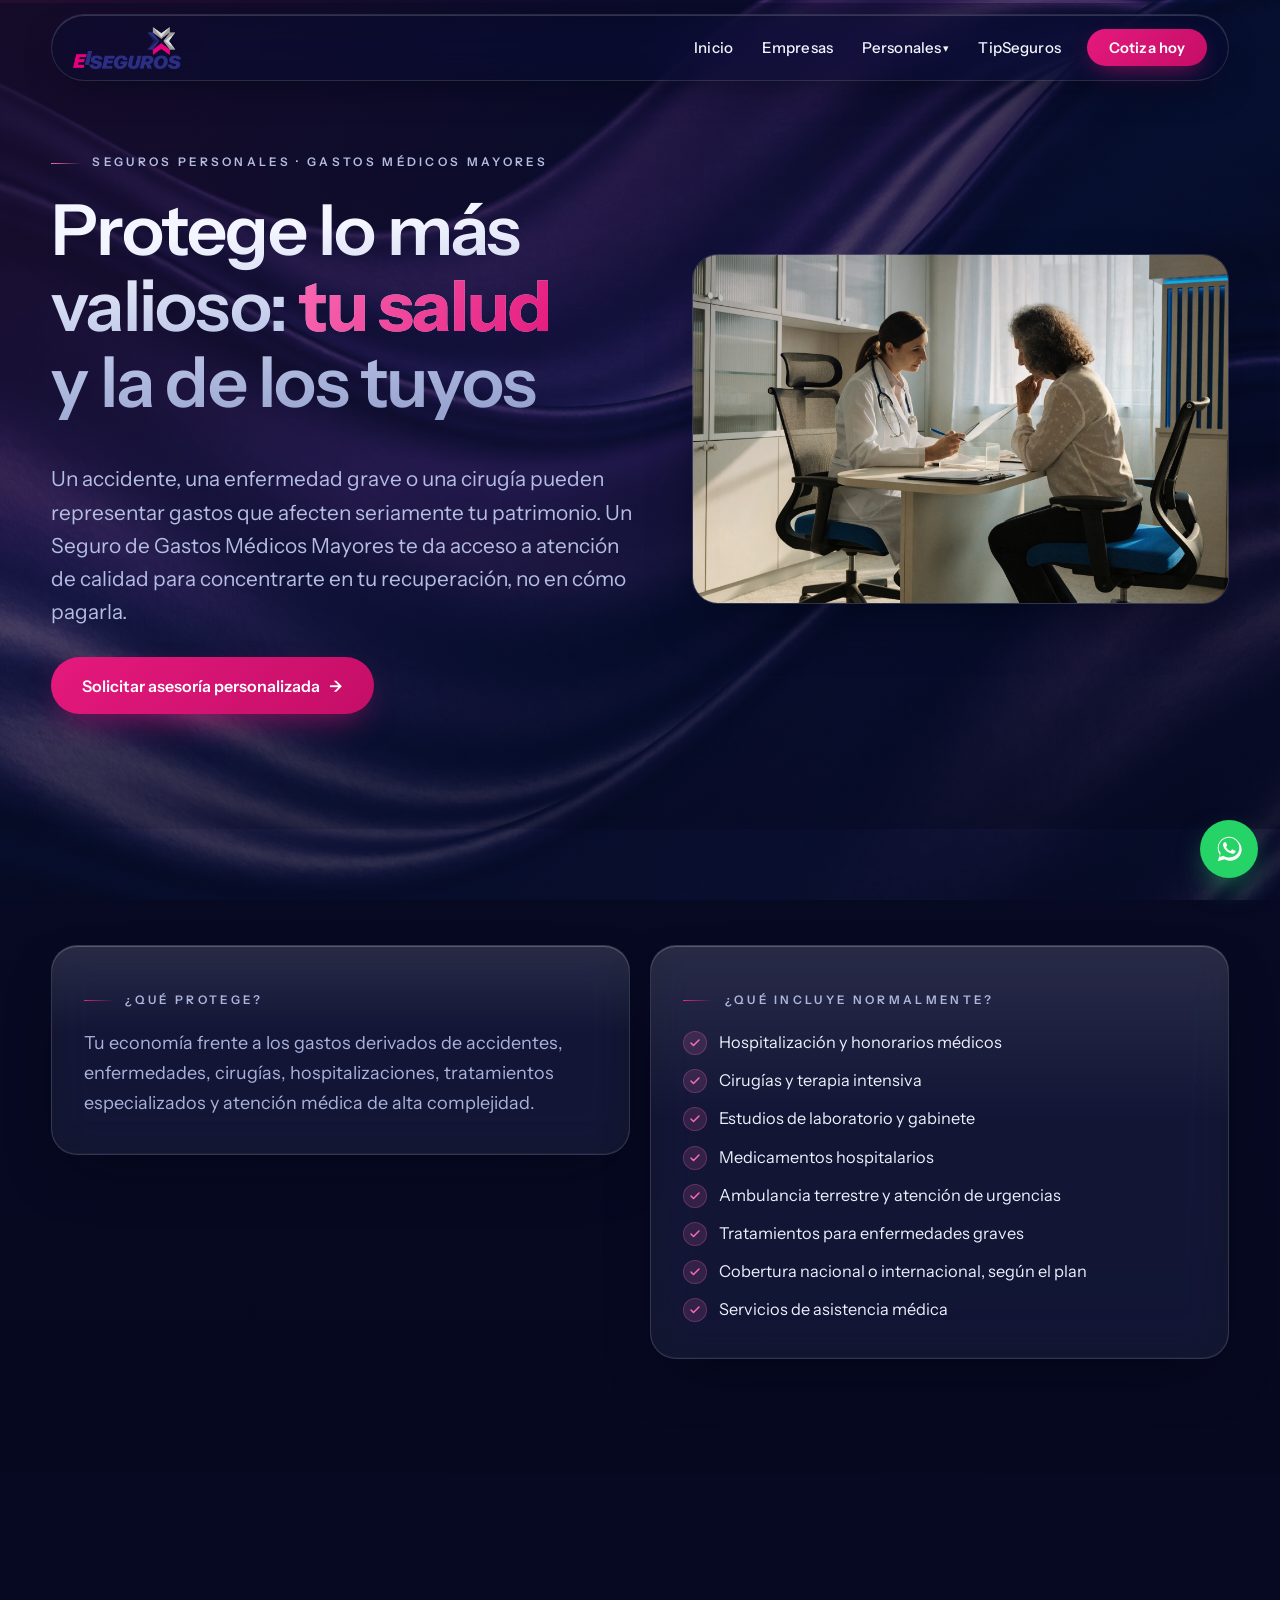
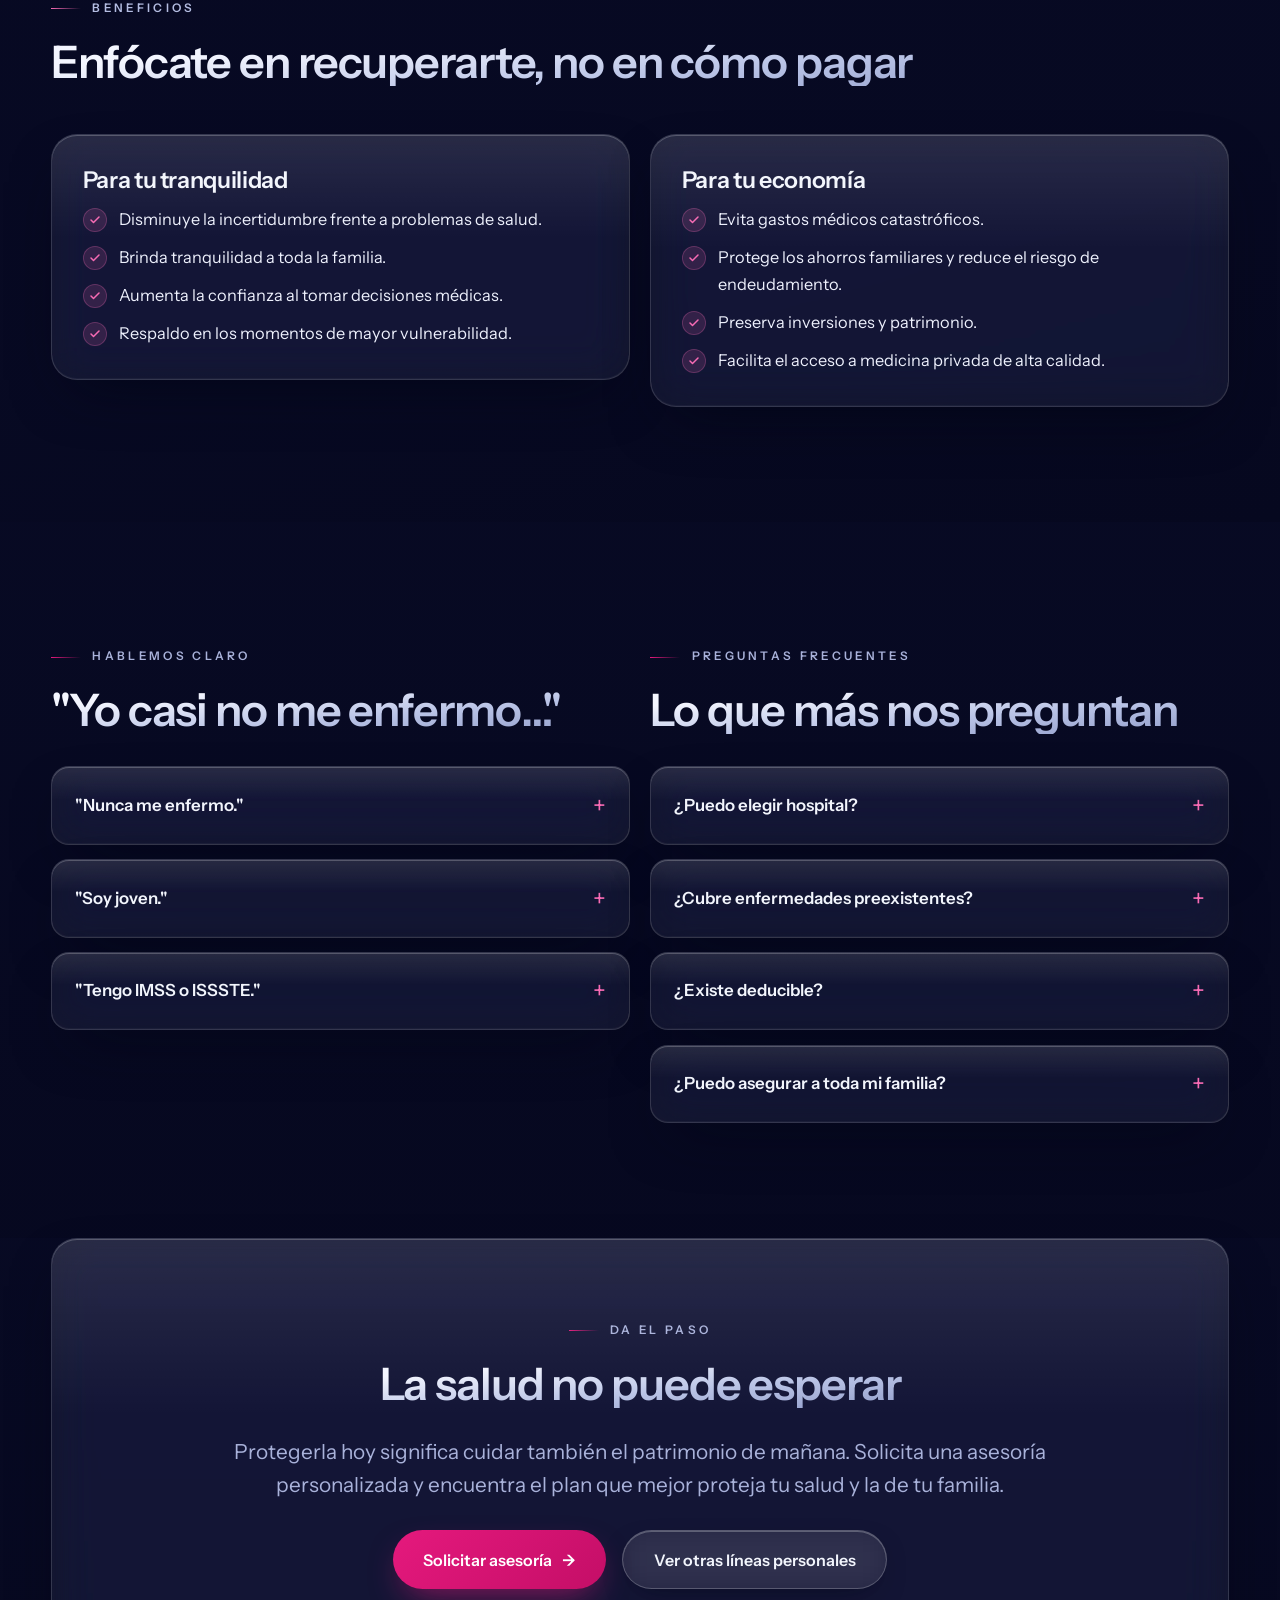
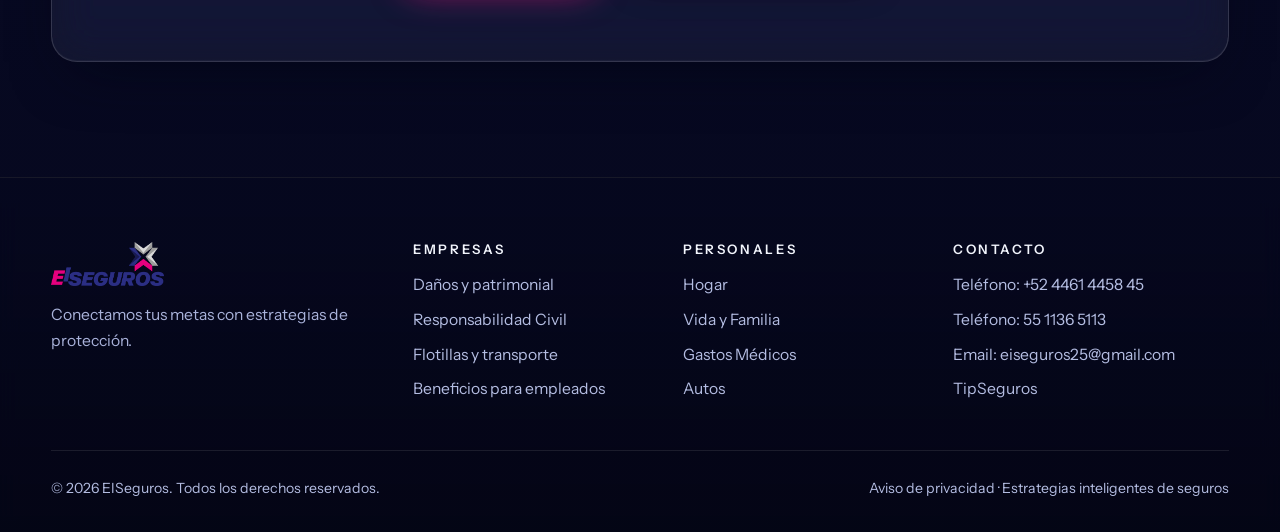
<file: public/seguros-salud.html>
<!DOCTYPE html>
<html lang="es-MX">
<head>
<meta charset="UTF-8">
<meta name="viewport" content="width=device-width, initial-scale=1.0">
<title>Seguro de Gastos Médicos Mayores — EISeguros</title>
<meta name="description" content="Accede a atención médica de calidad, hospitales y especialistas mientras proteges tu estabilidad económica. Seguro de Gastos Médicos Mayores en México.">
<link rel="icon" type="image/png" href="assets/brand/estrella-eiseguros.png">
<link rel="preconnect" href="https://fonts.googleapis.com">
<link rel="preconnect" href="https://fonts.gstatic.com" crossorigin>
<link href="https://fonts.googleapis.com/css2?family=Instrument+Sans:ital,wght@0,400;0,500;0,600;0,700;1,600&display=swap" rel="stylesheet">
<link rel="stylesheet" href="assets/css/glass.css">
</head>
<body class="bg-ice">

<header class="site-header">
  <div class="container">
    <div class="bar">
      <a class="logo" href="index.html" aria-label="EISeguros — Inicio">
        <img src="assets/brand/logo-eiseguros.png" alt="EISeguros">
      </a>
      <button class="nav-toggle" aria-label="Abrir menú" aria-expanded="false"><span></span></button>
      <ul class="nav-links">
        <li><a href="index.html">Inicio</a></li>
        <li><a href="empresas.html">Empresas</a></li>
        <li class="nav-drop">
          <a href="personas.html">Personales</a>
          <ul class="nav-drop-menu">
            <li><a href="seguros-hogar.html">Seguro de Hogar</a></li>
            <li><a href="seguros-vida.html">Vida y Familia</a></li>
            <li><a href="seguros-salud.html" aria-current="page">Gastos Médicos</a></li>
            <li><a href="seguros-autos.html">Autos</a></li>
          </ul>
        </li>
        <li><a href="tipseguros.html">TipSeguros</a></li>
        <li><a class="nav-cta" href="contacto.html">Cotiza hoy</a></li>
      </ul>
    </div>
  </div>
</header>

<!-- HERO -->
<section class="hero-product bg-deep on-dark" style="margin-top:-78px;">
  <div class="container">
    <div class="wrap">
      <div>
        <span class="kicker reveal">Seguros Personales · Gastos Médicos Mayores</span>
        <h1 class="reveal" style="--d:.06s">Protege lo más valioso: <strong>tu salud</strong> y la de los tuyos</h1>
        <p class="lead reveal" style="--d:.12s">Un accidente, una enfermedad grave o una cirugía pueden representar gastos que afecten seriamente tu patrimonio. Un Seguro de Gastos Médicos Mayores te da acceso a atención de calidad para concentrarte en tu recuperación, no en cómo pagarla.</p>
        <div class="reveal" style="--d:.18s; margin-top:1.8rem;">
          <a class="btn btn-primary" href="contacto.html">Solicitar asesoría personalizada <span class="arrow">→</span></a>
        </div>
      </div>
      <div class="media reveal" style="--d:.15s">
        <img src="assets/img/salud.jpg" alt="Médica revisando resultados con un paciente en consultorio moderno" width="1600" height="1067">
      </div>
    </div>
  </div>
</section>

<!-- QUÉ PROTEGE / QUÉ INCLUYE -->
<section class="bg-ice">
  <div class="container">
    <div class="grid-2" style="align-items:start;">
      <div class="glass-light reveal" style="padding:2.2rem 2rem;">
        <span class="kicker">¿Qué protege?</span>
        <p style="margin-bottom:0;">Tu economía frente a los gastos derivados de accidentes, enfermedades, cirugías, hospitalizaciones, tratamientos especializados y atención médica de alta complejidad.</p>
      </div>
      <div class="glass-light reveal" style="--d:.08s; padding:2.2rem 2rem;">
        <span class="kicker">¿Qué incluye normalmente?</span>
        <ul class="check-list">
          <li><span class="chk"><svg viewBox="0 0 24 24" fill="none" stroke-linecap="round" stroke-linejoin="round"><path d="M4 12l5 5L20 6"/></svg></span>Hospitalización y honorarios médicos</li>
          <li><span class="chk"><svg viewBox="0 0 24 24" fill="none" stroke-linecap="round" stroke-linejoin="round"><path d="M4 12l5 5L20 6"/></svg></span>Cirugías y terapia intensiva</li>
          <li><span class="chk"><svg viewBox="0 0 24 24" fill="none" stroke-linecap="round" stroke-linejoin="round"><path d="M4 12l5 5L20 6"/></svg></span>Estudios de laboratorio y gabinete</li>
          <li><span class="chk"><svg viewBox="0 0 24 24" fill="none" stroke-linecap="round" stroke-linejoin="round"><path d="M4 12l5 5L20 6"/></svg></span>Medicamentos hospitalarios</li>
          <li><span class="chk"><svg viewBox="0 0 24 24" fill="none" stroke-linecap="round" stroke-linejoin="round"><path d="M4 12l5 5L20 6"/></svg></span>Ambulancia terrestre y atención de urgencias</li>
          <li><span class="chk"><svg viewBox="0 0 24 24" fill="none" stroke-linecap="round" stroke-linejoin="round"><path d="M4 12l5 5L20 6"/></svg></span>Tratamientos para enfermedades graves</li>
          <li><span class="chk"><svg viewBox="0 0 24 24" fill="none" stroke-linecap="round" stroke-linejoin="round"><path d="M4 12l5 5L20 6"/></svg></span>Cobertura nacional o internacional, según el plan</li>
          <li><span class="chk"><svg viewBox="0 0 24 24" fill="none" stroke-linecap="round" stroke-linejoin="round"><path d="M4 12l5 5L20 6"/></svg></span>Servicios de asistencia médica</li>
        </ul>
      </div>
    </div>
  </div>
</section>

<!-- BENEFICIOS -->
<section class="bg-deep on-dark">
  <div class="container">
    <span class="kicker reveal">Beneficios</span>
    <h2 class="reveal mw-70">Enfócate en recuperarte, no en cómo pagar</h2>
    <div class="grid-2 mt-3" style="align-items:start;">
      <div class="glass reveal" style="padding:2rem 1.9rem;">
        <h3>Para tu tranquilidad</h3>
        <ul class="check-list">
          <li><span class="chk"><svg viewBox="0 0 24 24" fill="none" stroke-linecap="round" stroke-linejoin="round"><path d="M4 12l5 5L20 6"/></svg></span>Disminuye la incertidumbre frente a problemas de salud.</li>
          <li><span class="chk"><svg viewBox="0 0 24 24" fill="none" stroke-linecap="round" stroke-linejoin="round"><path d="M4 12l5 5L20 6"/></svg></span>Brinda tranquilidad a toda la familia.</li>
          <li><span class="chk"><svg viewBox="0 0 24 24" fill="none" stroke-linecap="round" stroke-linejoin="round"><path d="M4 12l5 5L20 6"/></svg></span>Aumenta la confianza al tomar decisiones médicas.</li>
          <li><span class="chk"><svg viewBox="0 0 24 24" fill="none" stroke-linecap="round" stroke-linejoin="round"><path d="M4 12l5 5L20 6"/></svg></span>Respaldo en los momentos de mayor vulnerabilidad.</li>
        </ul>
      </div>
      <div class="glass reveal" style="--d:.08s; padding:2rem 1.9rem;">
        <h3>Para tu economía</h3>
        <ul class="check-list">
          <li><span class="chk"><svg viewBox="0 0 24 24" fill="none" stroke-linecap="round" stroke-linejoin="round"><path d="M4 12l5 5L20 6"/></svg></span>Evita gastos médicos catastróficos.</li>
          <li><span class="chk"><svg viewBox="0 0 24 24" fill="none" stroke-linecap="round" stroke-linejoin="round"><path d="M4 12l5 5L20 6"/></svg></span>Protege los ahorros familiares y reduce el riesgo de endeudamiento.</li>
          <li><span class="chk"><svg viewBox="0 0 24 24" fill="none" stroke-linecap="round" stroke-linejoin="round"><path d="M4 12l5 5L20 6"/></svg></span>Preserva inversiones y patrimonio.</li>
          <li><span class="chk"><svg viewBox="0 0 24 24" fill="none" stroke-linecap="round" stroke-linejoin="round"><path d="M4 12l5 5L20 6"/></svg></span>Facilita el acceso a medicina privada de alta calidad.</li>
        </ul>
      </div>
    </div>
  </div>
</section>

<!-- OBJECIONES + FAQ -->
<section class="bg-ice">
  <div class="container">
    <div class="grid-2" style="align-items:start;">
      <div>
        <span class="kicker reveal">Hablemos claro</span>
        <h2 class="reveal">"Yo casi no me enfermo…"</h2>
        <div class="accordion mt-2">
          <details class="glass-light reveal">
            <summary>"Nunca me enfermo."</summary>
            <div class="acc-body"><p>La mayoría de las enfermedades importantes aparece de manera inesperada.</p></div>
          </details>
          <details class="glass-light reveal" style="--d:.05s">
            <summary>"Soy joven."</summary>
            <div class="acc-body"><p>Precisamente la juventud permite contratar mejores coberturas y primas más competitivas.</p></div>
          </details>
          <details class="glass-light reveal" style="--d:.1s">
            <summary>"Tengo IMSS o ISSSTE."</summary>
            <div class="acc-body"><p>El seguro privado complementa la atención pública ofreciendo mayor rapidez, opciones hospitalarias y especialistas.</p></div>
          </details>
        </div>
      </div>
      <div>
        <span class="kicker reveal">Preguntas frecuentes</span>
        <h2 class="reveal">Lo que más nos preguntan</h2>
        <div class="accordion mt-2">
          <details class="glass-light reveal">
            <summary>¿Puedo elegir hospital?</summary>
            <div class="acc-body"><p>Sí, dentro de la red hospitalaria de tu plan.</p></div>
          </details>
          <details class="glass-light reveal" style="--d:.05s">
            <summary>¿Cubre enfermedades preexistentes?</summary>
            <div class="acc-body"><p>Depende de la póliza y de la evaluación médica. Te lo explicamos con claridad antes de contratar.</p></div>
          </details>
          <details class="glass-light reveal" style="--d:.1s">
            <summary>¿Existe deducible?</summary>
            <div class="acc-body"><p>Sí, la mayoría de los planes contempla deducible y coaseguro; te ayudamos a elegir el equilibrio adecuado entre prima y desembolso.</p></div>
          </details>
          <details class="glass-light reveal" style="--d:.15s">
            <summary>¿Puedo asegurar a toda mi familia?</summary>
            <div class="acc-body"><p>Sí, existen planes familiares con importantes beneficios.</p></div>
          </details>
        </div>
      </div>
    </div>
  </div>
</section>

<!-- CTA -->
<section class="bg-ice" style="padding-top:0;">
  <div class="container">
    <div class="glass-light cta-band reveal">
      <span class="kicker" style="justify-content:center;">Da el paso</span>
      <h2>La salud no puede esperar</h2>
      <p class="lead mw-60 mx-auto">Protegerla hoy significa cuidar también el patrimonio de mañana. Solicita una asesoría personalizada y encuentra el plan que mejor proteja tu salud y la de tu familia.</p>
      <div class="actions">
        <a class="btn btn-primary" href="contacto.html">Solicitar asesoría <span class="arrow">→</span></a>
        <a class="btn btn-ghost-dark" href="personas.html">Ver otras líneas personales</a>
      </div>
    </div>
  </div>
</section>

<footer class="site-footer">
  <div class="container">
    <div class="cols">
      <div>
        <a class="logo" href="index.html"><img src="assets/brand/logo-eiseguros.png" alt="EISeguros"></a>
        <p>Conectamos tus metas con estrategias de protección.</p>
      </div>
      <div>
        <h4>Empresas</h4>
        <ul>
          <li><a href="empresas.html#danos">Daños y patrimonial</a></li>
          <li><a href="empresas.html#rc">Responsabilidad Civil</a></li>
          <li><a href="empresas.html#flotillas">Flotillas y transporte</a></li>
          <li><a href="empresas.html#beneficios">Beneficios para empleados</a></li>
        </ul>
      </div>
      <div>
        <h4>Personales</h4>
        <ul>
          <li><a href="seguros-hogar.html">Hogar</a></li>
          <li><a href="seguros-vida.html">Vida y Familia</a></li>
          <li><a href="seguros-salud.html">Gastos Médicos</a></li>
          <li><a href="seguros-autos.html">Autos</a></li>
        </ul>
      </div>
      <div>
        <h4>Contacto</h4>
        <ul>
          <li>Teléfono: <a href="tel:+524461445845">+52 4461 4458 45</a></li>
          <li>Teléfono: <a href="tel:+525511365113">55 1136 5113</a></li>
          <li>Email: <a href="mailto:eiseguros25@gmail.com">eiseguros25@gmail.com</a></li>
          <li><a href="tipseguros.html">TipSeguros</a></li>
        </ul>
      </div>
    </div>
    <div class="legal">
      <span>© 2026 EISeguros. Todos los derechos reservados.</span>
      <span><a href="#">Aviso de privacidad</a> · Estrategias inteligentes de seguros</span>
    </div>
  </div>
</footer>

<a class="wa-float" href="https://wa.me/524461445845" target="_blank" rel="noopener" aria-label="Escríbenos por WhatsApp" title="Escríbenos por WhatsApp">
  <svg viewBox="0 0 32 32"><path d="M16 3C9.4 3 4 8.4 4 15c0 2.6.8 5 2.2 7L4 29l7.2-2.1c1.9 1 4 1.6 6.3 1.6 6.6 0 12-5.4 12-12S22.6 3 16 3zm0 22c-2 0-3.9-.6-5.5-1.6l-.4-.2-4.1 1.2 1.2-4-.3-.4C5.7 18.4 5 16.8 5 15 5 9 9.9 4 16 4s11 5 11 11-4.9 10-11 10zm6-7.5c-.3-.2-1.9-1-2.2-1.1-.3-.1-.5-.2-.7.2-.2.3-.8 1.1-1 1.3-.2.2-.4.2-.7.1-.3-.2-1.4-.5-2.6-1.6-1-.9-1.6-1.9-1.8-2.2-.2-.3 0-.5.1-.7l.5-.6c.2-.2.2-.4.3-.6.1-.2 0-.5 0-.6-.1-.2-.7-1.8-1-2.4-.3-.6-.5-.5-.7-.6h-.6c-.2 0-.6.1-.9.4-.3.3-1.1 1.1-1.1 2.7s1.2 3.1 1.3 3.3c.2.2 2.3 3.6 5.7 5 3.4 1.5 3.4 1 4 .9.6-.1 1.9-.8 2.2-1.5.3-.7.3-1.4.2-1.5-.1-.2-.3-.3-.6-.4z"/></svg>
</a>

<script src="assets/js/main.js"></script>
</body>
</html>
</file>
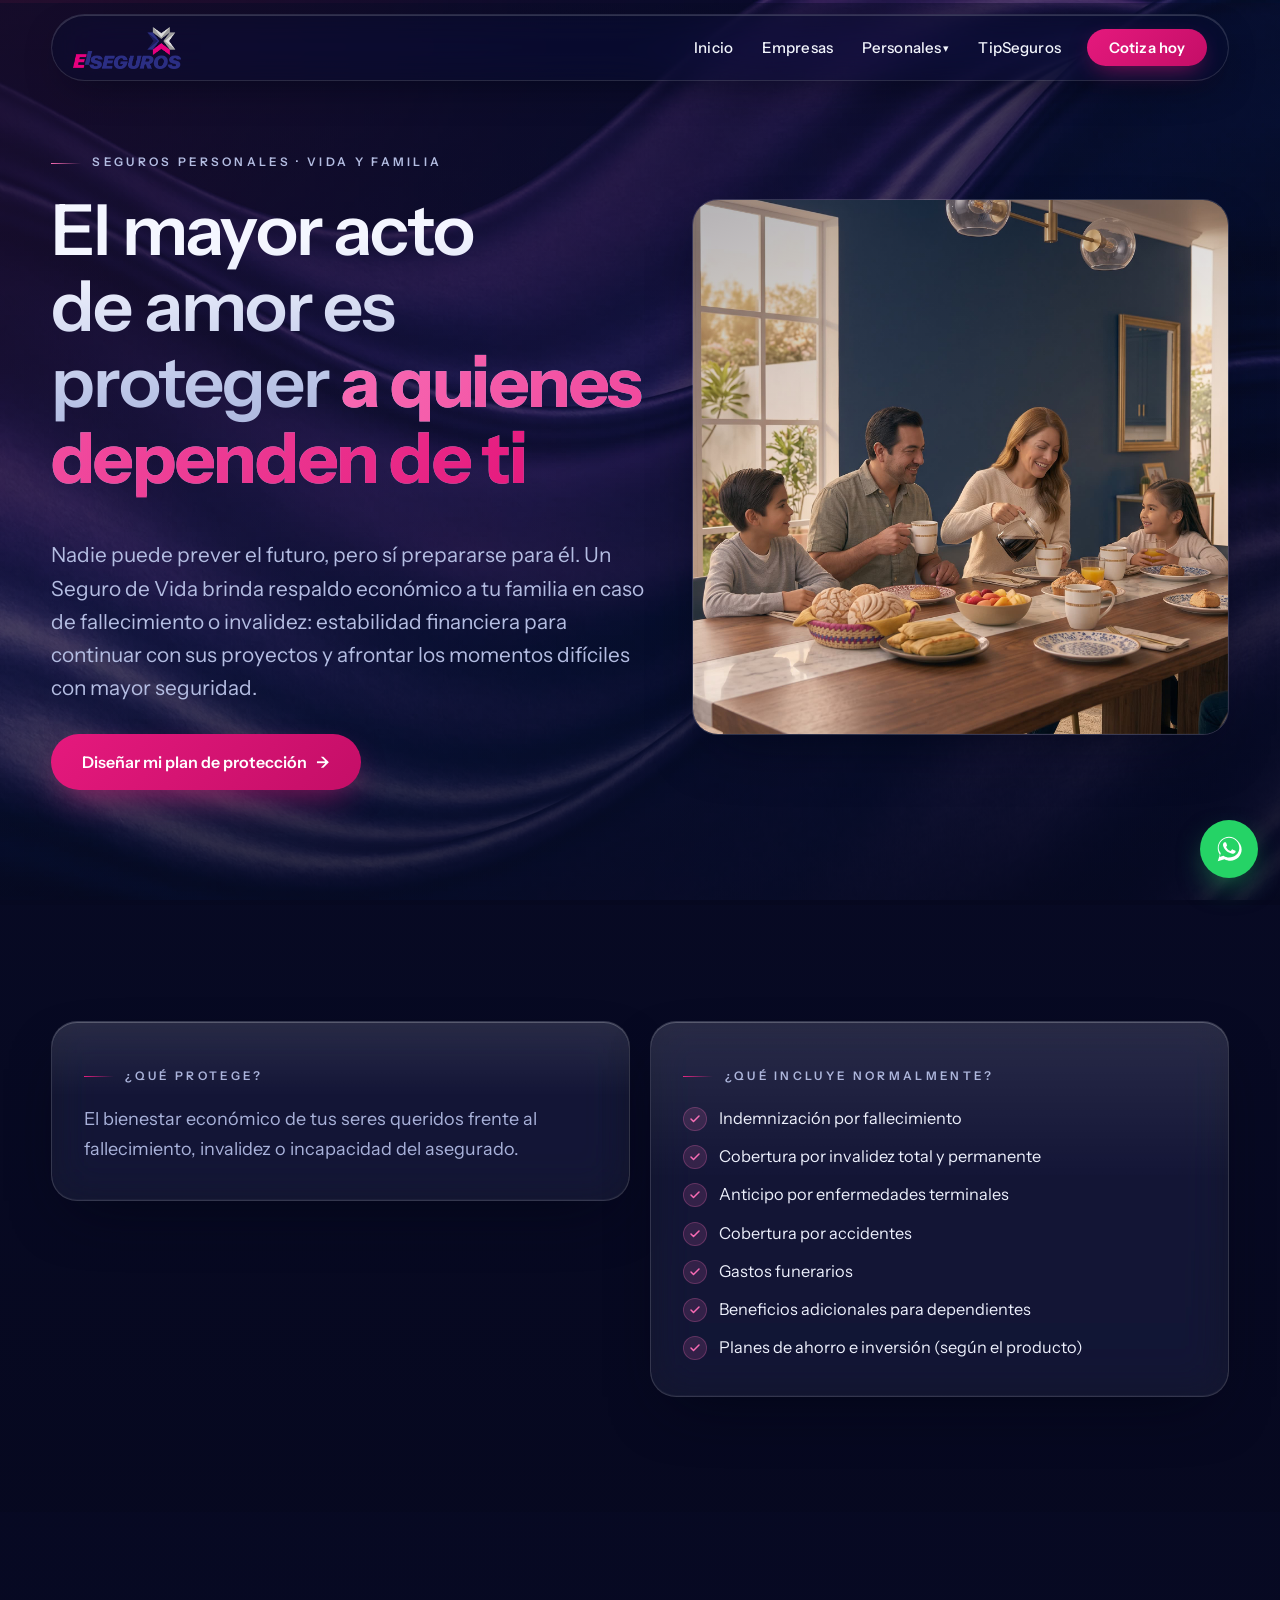
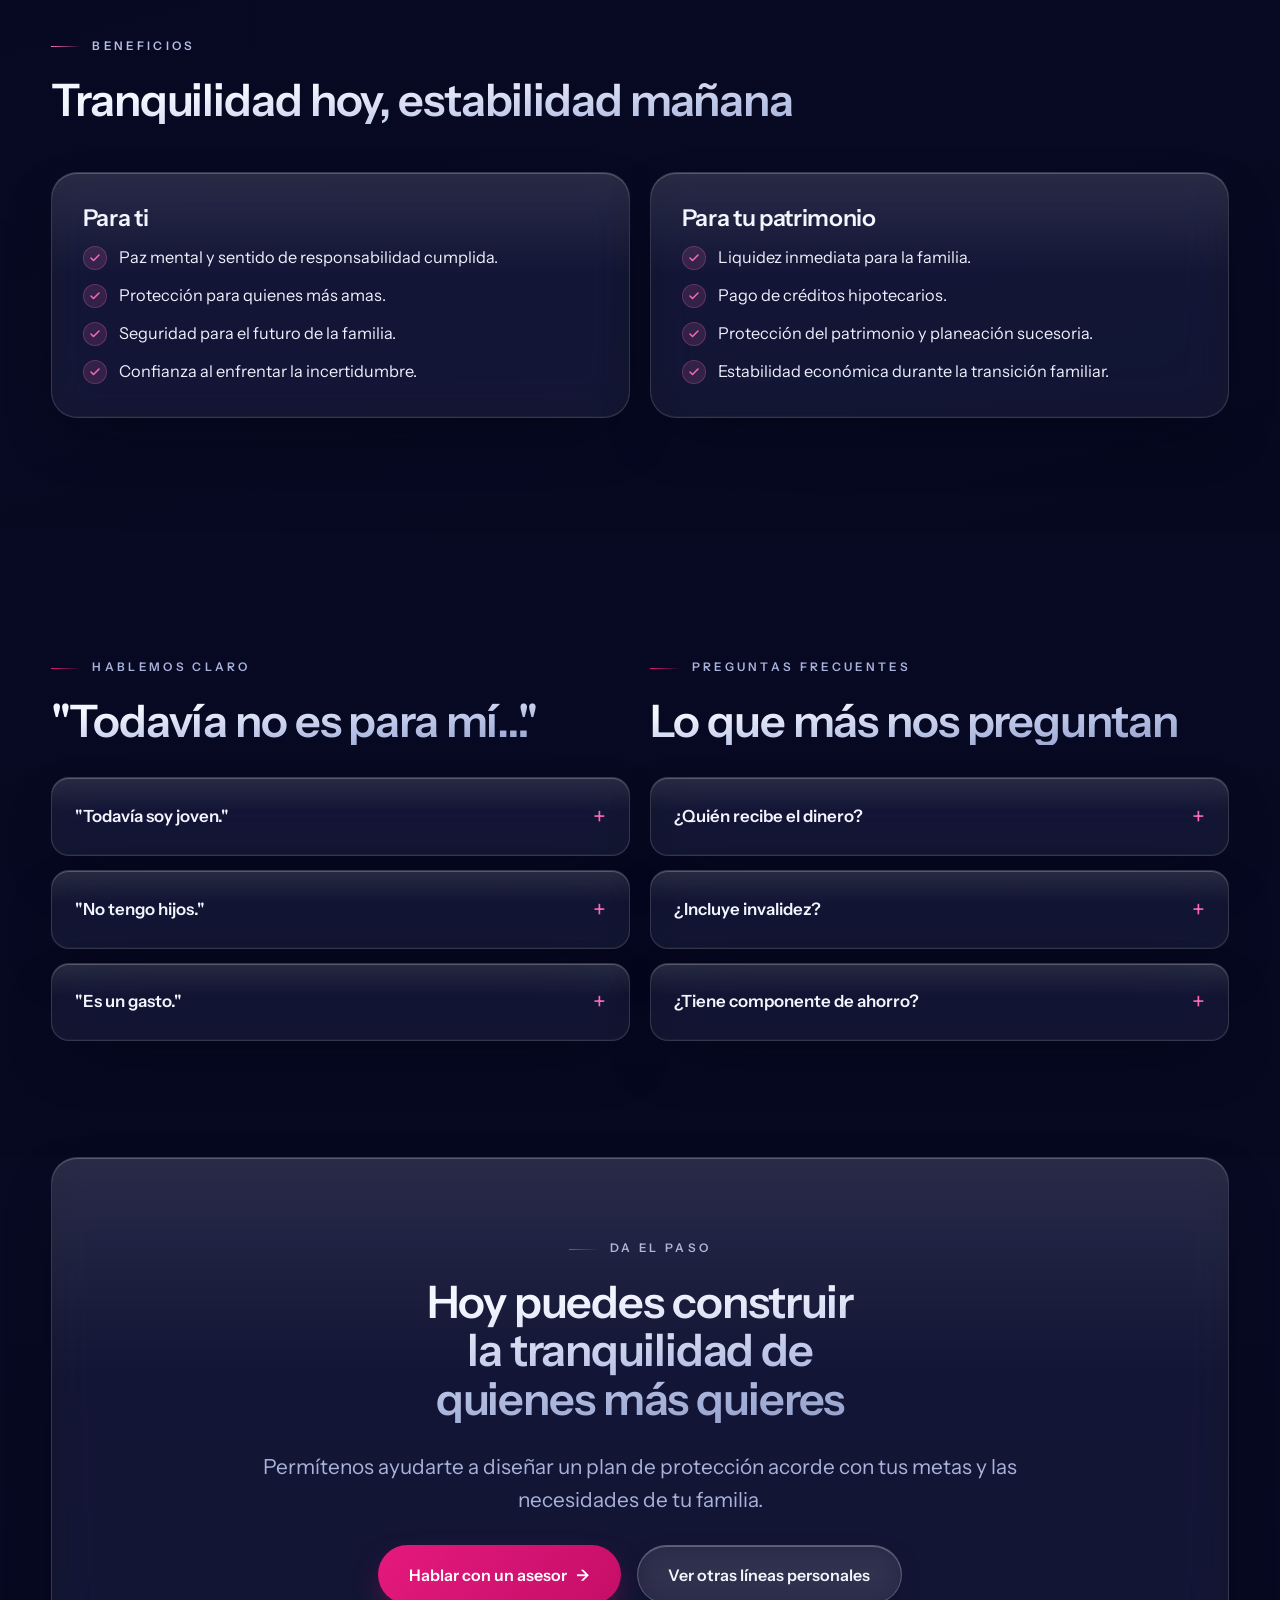
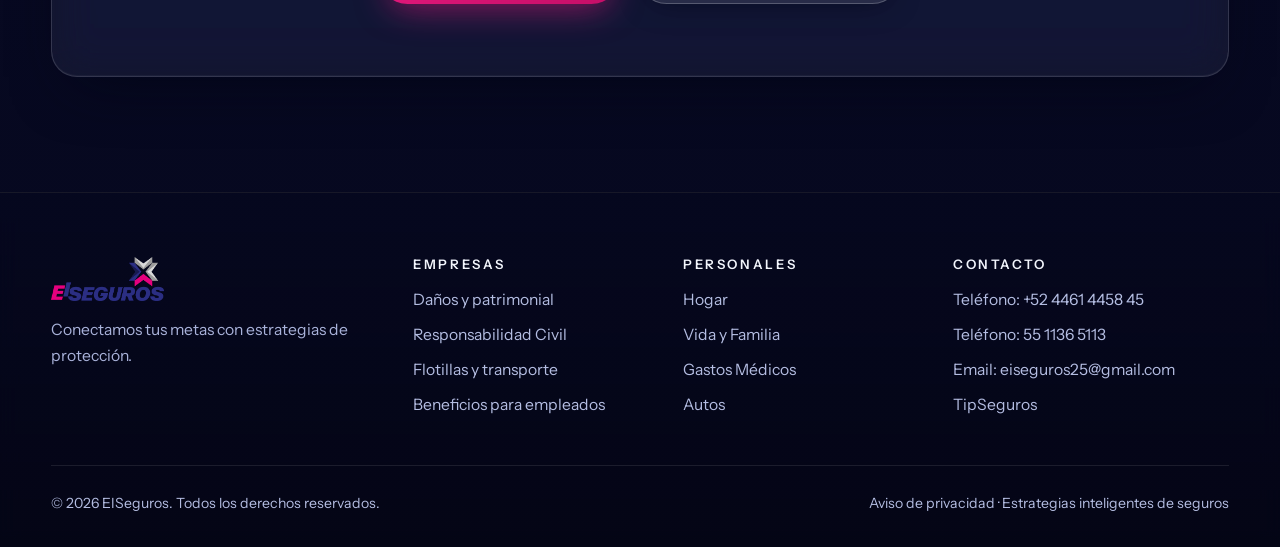
<file: public/seguros-vida.html>
<!DOCTYPE html>
<html lang="es-MX">
<head>
<meta charset="UTF-8">
<meta name="viewport" content="width=device-width, initial-scale=1.0">
<title>Seguro de Vida y Protección Familiar — EISeguros</title>
<meta name="description" content="Un Seguro de Vida brinda respaldo económico a tu familia ante fallecimiento o invalidez: estabilidad, continuidad y protección patrimonial.">
<link rel="icon" type="image/png" href="assets/brand/estrella-eiseguros.png">
<link rel="preconnect" href="https://fonts.googleapis.com">
<link rel="preconnect" href="https://fonts.gstatic.com" crossorigin>
<link href="https://fonts.googleapis.com/css2?family=Instrument+Sans:ital,wght@0,400;0,500;0,600;0,700;1,600&display=swap" rel="stylesheet">
<link rel="stylesheet" href="assets/css/glass.css">
</head>
<body class="bg-ice">

<header class="site-header">
  <div class="container">
    <div class="bar">
      <a class="logo" href="index.html" aria-label="EISeguros — Inicio">
        <img src="assets/brand/logo-eiseguros.png" alt="EISeguros">
      </a>
      <button class="nav-toggle" aria-label="Abrir menú" aria-expanded="false"><span></span></button>
      <ul class="nav-links">
        <li><a href="index.html">Inicio</a></li>
        <li><a href="empresas.html">Empresas</a></li>
        <li class="nav-drop">
          <a href="personas.html">Personales</a>
          <ul class="nav-drop-menu">
            <li><a href="seguros-hogar.html">Seguro de Hogar</a></li>
            <li><a href="seguros-vida.html" aria-current="page">Vida y Familia</a></li>
            <li><a href="seguros-salud.html">Gastos Médicos</a></li>
            <li><a href="seguros-autos.html">Autos</a></li>
          </ul>
        </li>
        <li><a href="tipseguros.html">TipSeguros</a></li>
        <li><a class="nav-cta" href="contacto.html">Cotiza hoy</a></li>
      </ul>
    </div>
  </div>
</header>

<!-- HERO -->
<section class="hero-product bg-deep on-dark" style="margin-top:-78px;">
  <div class="container">
    <div class="wrap">
      <div>
        <span class="kicker reveal">Seguros Personales · Vida y Familia</span>
        <h1 class="reveal" style="--d:.06s">El mayor acto de amor es proteger <strong>a quienes dependen de ti</strong></h1>
        <p class="lead reveal" style="--d:.12s">Nadie puede prever el futuro, pero sí prepararse para él. Un Seguro de Vida brinda respaldo económico a tu familia en caso de fallecimiento o invalidez: estabilidad financiera para continuar con sus proyectos y afrontar los momentos difíciles con mayor seguridad.</p>
        <div class="reveal" style="--d:.18s; margin-top:1.8rem;">
          <a class="btn btn-primary" href="contacto.html">Diseñar mi plan de protección <span class="arrow">→</span></a>
        </div>
      </div>
      <div class="media reveal" style="--d:.15s">
        <img src="assets/img/familia-desayuno.jpg" alt="Familia mexicana desayunando junta en casa" width="1600" height="1067">
      </div>
    </div>
  </div>
</section>

<!-- QUÉ PROTEGE / QUÉ INCLUYE -->
<section class="bg-ice">
  <div class="container">
    <div class="grid-2" style="align-items:start;">
      <div class="glass-light reveal" style="padding:2.2rem 2rem;">
        <span class="kicker">¿Qué protege?</span>
        <p style="margin-bottom:0;">El bienestar económico de tus seres queridos frente al fallecimiento, invalidez o incapacidad del asegurado.</p>
      </div>
      <div class="glass-light reveal" style="--d:.08s; padding:2.2rem 2rem;">
        <span class="kicker">¿Qué incluye normalmente?</span>
        <ul class="check-list">
          <li><span class="chk"><svg viewBox="0 0 24 24" fill="none" stroke-linecap="round" stroke-linejoin="round"><path d="M4 12l5 5L20 6"/></svg></span>Indemnización por fallecimiento</li>
          <li><span class="chk"><svg viewBox="0 0 24 24" fill="none" stroke-linecap="round" stroke-linejoin="round"><path d="M4 12l5 5L20 6"/></svg></span>Cobertura por invalidez total y permanente</li>
          <li><span class="chk"><svg viewBox="0 0 24 24" fill="none" stroke-linecap="round" stroke-linejoin="round"><path d="M4 12l5 5L20 6"/></svg></span>Anticipo por enfermedades terminales</li>
          <li><span class="chk"><svg viewBox="0 0 24 24" fill="none" stroke-linecap="round" stroke-linejoin="round"><path d="M4 12l5 5L20 6"/></svg></span>Cobertura por accidentes</li>
          <li><span class="chk"><svg viewBox="0 0 24 24" fill="none" stroke-linecap="round" stroke-linejoin="round"><path d="M4 12l5 5L20 6"/></svg></span>Gastos funerarios</li>
          <li><span class="chk"><svg viewBox="0 0 24 24" fill="none" stroke-linecap="round" stroke-linejoin="round"><path d="M4 12l5 5L20 6"/></svg></span>Beneficios adicionales para dependientes</li>
          <li><span class="chk"><svg viewBox="0 0 24 24" fill="none" stroke-linecap="round" stroke-linejoin="round"><path d="M4 12l5 5L20 6"/></svg></span>Planes de ahorro e inversión (según el producto)</li>
        </ul>
      </div>
    </div>
  </div>
</section>

<!-- BENEFICIOS -->
<section class="bg-deep on-dark">
  <div class="container">
    <span class="kicker reveal">Beneficios</span>
    <h2 class="reveal mw-70">Tranquilidad hoy, estabilidad mañana</h2>
    <div class="grid-2 mt-3" style="align-items:start;">
      <div class="glass reveal" style="padding:2rem 1.9rem;">
        <h3>Para ti</h3>
        <ul class="check-list">
          <li><span class="chk"><svg viewBox="0 0 24 24" fill="none" stroke-linecap="round" stroke-linejoin="round"><path d="M4 12l5 5L20 6"/></svg></span>Paz mental y sentido de responsabilidad cumplida.</li>
          <li><span class="chk"><svg viewBox="0 0 24 24" fill="none" stroke-linecap="round" stroke-linejoin="round"><path d="M4 12l5 5L20 6"/></svg></span>Protección para quienes más amas.</li>
          <li><span class="chk"><svg viewBox="0 0 24 24" fill="none" stroke-linecap="round" stroke-linejoin="round"><path d="M4 12l5 5L20 6"/></svg></span>Seguridad para el futuro de la familia.</li>
          <li><span class="chk"><svg viewBox="0 0 24 24" fill="none" stroke-linecap="round" stroke-linejoin="round"><path d="M4 12l5 5L20 6"/></svg></span>Confianza al enfrentar la incertidumbre.</li>
        </ul>
      </div>
      <div class="glass reveal" style="--d:.08s; padding:2rem 1.9rem;">
        <h3>Para tu patrimonio</h3>
        <ul class="check-list">
          <li><span class="chk"><svg viewBox="0 0 24 24" fill="none" stroke-linecap="round" stroke-linejoin="round"><path d="M4 12l5 5L20 6"/></svg></span>Liquidez inmediata para la familia.</li>
          <li><span class="chk"><svg viewBox="0 0 24 24" fill="none" stroke-linecap="round" stroke-linejoin="round"><path d="M4 12l5 5L20 6"/></svg></span>Pago de créditos hipotecarios.</li>
          <li><span class="chk"><svg viewBox="0 0 24 24" fill="none" stroke-linecap="round" stroke-linejoin="round"><path d="M4 12l5 5L20 6"/></svg></span>Protección del patrimonio y planeación sucesoria.</li>
          <li><span class="chk"><svg viewBox="0 0 24 24" fill="none" stroke-linecap="round" stroke-linejoin="round"><path d="M4 12l5 5L20 6"/></svg></span>Estabilidad económica durante la transición familiar.</li>
        </ul>
      </div>
    </div>
  </div>
</section>

<!-- OBJECIONES + FAQ -->
<section class="bg-ice">
  <div class="container">
    <div class="grid-2" style="align-items:start;">
      <div>
        <span class="kicker reveal">Hablemos claro</span>
        <h2 class="reveal">"Todavía no es para mí…"</h2>
        <div class="accordion mt-2">
          <details class="glass-light reveal">
            <summary>"Todavía soy joven."</summary>
            <div class="acc-body"><p>Es precisamente cuando resulta más económico contratarlo.</p></div>
          </details>
          <details class="glass-light reveal" style="--d:.05s">
            <summary>"No tengo hijos."</summary>
            <div class="acc-body"><p>También protege a tu pareja, a tus padres o tu patrimonio.</p></div>
          </details>
          <details class="glass-light reveal" style="--d:.1s">
            <summary>"Es un gasto."</summary>
            <div class="acc-body"><p>En realidad es una herramienta de protección patrimonial — y algunos productos incorporan ahorro e inversión.</p></div>
          </details>
        </div>
      </div>
      <div>
        <span class="kicker reveal">Preguntas frecuentes</span>
        <h2 class="reveal">Lo que más nos preguntan</h2>
        <div class="accordion mt-2">
          <details class="glass-light reveal">
            <summary>¿Quién recibe el dinero?</summary>
            <div class="acc-body"><p>Los beneficiarios designados por el asegurado.</p></div>
          </details>
          <details class="glass-light reveal" style="--d:.05s">
            <summary>¿Incluye invalidez?</summary>
            <div class="acc-body"><p>La mayoría de los planes lo permite como cobertura adicional.</p></div>
          </details>
          <details class="glass-light reveal" style="--d:.1s">
            <summary>¿Tiene componente de ahorro?</summary>
            <div class="acc-body"><p>Existen productos que sí lo incorporan; te ayudamos a evaluar si conviene para tus metas.</p></div>
          </details>
        </div>
      </div>
    </div>
  </div>
</section>

<!-- CTA -->
<section class="bg-ice" style="padding-top:0;">
  <div class="container">
    <div class="glass-light cta-band reveal">
      <span class="kicker" style="justify-content:center;">Da el paso</span>
      <h2>Hoy puedes construir la tranquilidad de quienes más quieres</h2>
      <p class="lead mw-60 mx-auto">Permítenos ayudarte a diseñar un plan de protección acorde con tus metas y las necesidades de tu familia.</p>
      <div class="actions">
        <a class="btn btn-primary" href="contacto.html">Hablar con un asesor <span class="arrow">→</span></a>
        <a class="btn btn-ghost-dark" href="personas.html">Ver otras líneas personales</a>
      </div>
    </div>
  </div>
</section>

<footer class="site-footer">
  <div class="container">
    <div class="cols">
      <div>
        <a class="logo" href="index.html"><img src="assets/brand/logo-eiseguros.png" alt="EISeguros"></a>
        <p>Conectamos tus metas con estrategias de protección.</p>
      </div>
      <div>
        <h4>Empresas</h4>
        <ul>
          <li><a href="empresas.html#danos">Daños y patrimonial</a></li>
          <li><a href="empresas.html#rc">Responsabilidad Civil</a></li>
          <li><a href="empresas.html#flotillas">Flotillas y transporte</a></li>
          <li><a href="empresas.html#beneficios">Beneficios para empleados</a></li>
        </ul>
      </div>
      <div>
        <h4>Personales</h4>
        <ul>
          <li><a href="seguros-hogar.html">Hogar</a></li>
          <li><a href="seguros-vida.html">Vida y Familia</a></li>
          <li><a href="seguros-salud.html">Gastos Médicos</a></li>
          <li><a href="seguros-autos.html">Autos</a></li>
        </ul>
      </div>
      <div>
        <h4>Contacto</h4>
        <ul>
          <li>Teléfono: <a href="tel:+524461445845">+52 4461 4458 45</a></li>
          <li>Teléfono: <a href="tel:+525511365113">55 1136 5113</a></li>
          <li>Email: <a href="mailto:eiseguros25@gmail.com">eiseguros25@gmail.com</a></li>
          <li><a href="tipseguros.html">TipSeguros</a></li>
        </ul>
      </div>
    </div>
    <div class="legal">
      <span>© 2026 EISeguros. Todos los derechos reservados.</span>
      <span><a href="#">Aviso de privacidad</a> · Estrategias inteligentes de seguros</span>
    </div>
  </div>
</footer>

<a class="wa-float" href="https://wa.me/524461445845" target="_blank" rel="noopener" aria-label="Escríbenos por WhatsApp" title="Escríbenos por WhatsApp">
  <svg viewBox="0 0 32 32"><path d="M16 3C9.4 3 4 8.4 4 15c0 2.6.8 5 2.2 7L4 29l7.2-2.1c1.9 1 4 1.6 6.3 1.6 6.6 0 12-5.4 12-12S22.6 3 16 3zm0 22c-2 0-3.9-.6-5.5-1.6l-.4-.2-4.1 1.2 1.2-4-.3-.4C5.7 18.4 5 16.8 5 15 5 9 9.9 4 16 4s11 5 11 11-4.9 10-11 10zm6-7.5c-.3-.2-1.9-1-2.2-1.1-.3-.1-.5-.2-.7.2-.2.3-.8 1.1-1 1.3-.2.2-.4.2-.7.1-.3-.2-1.4-.5-2.6-1.6-1-.9-1.6-1.9-1.8-2.2-.2-.3 0-.5.1-.7l.5-.6c.2-.2.2-.4.3-.6.1-.2 0-.5 0-.6-.1-.2-.7-1.8-1-2.4-.3-.6-.5-.5-.7-.6h-.6c-.2 0-.6.1-.9.4-.3.3-1.1 1.1-1.1 2.7s1.2 3.1 1.3 3.3c.2.2 2.3 3.6 5.7 5 3.4 1.5 3.4 1 4 .9.6-.1 1.9-.8 2.2-1.5.3-.7.3-1.4.2-1.5-.1-.2-.3-.3-.6-.4z"/></svg>
</a>

<script src="assets/js/main.js"></script>
</body>
</html>
</file>
<file: public/assets/css/glass.css>
/* ============================================================
   EISeguros — design system v2 "Seda profunda"
   Referencia: silk gradient world · bento glass · chrome type
   Nota: tokens --text-dark* ahora resuelven a tonos CLAROS
   (el sitio es dark-first); se conservan los nombres para no
   tocar el HTML existente.
   ============================================================ */

/* ---------- Tokens ---------- */
:root {
  --ink-950: #06081F;
  --ink-900: #0A0D2B;
  --indigo-800: #141A4E;
  --indigo-700: #1E2670;
  --indigo-600: #2E3A9E;
  --indigo-400: #5B68D6;
  --violet-500: #6D3FD1;
  --rosa-600: #C40E67;
  --rosa-500: #E5197D;
  --rosa-300: #F86BB4;
  --ice-50: #F5F8FD;

  /* Texto (dark-first) */
  --text-dark: #EDF0FC;            /* principal (claro) */
  --text-dark-soft: #A9B2DA;       /* secundario */
  --text-light: #F2F5FC;
  --text-light-soft: #B4BDE2;

  /* Chrome / plata */
  --chrome-a: #F4F6FF;
  --chrome-b: #B9C3E6;
  --chrome-c: #8E9AC8;

  /* Vidrio */
  --glass-bg: rgba(255, 255, 255, 0.055);
  --glass-bg-strong: rgba(255, 255, 255, 0.09);
  --glass-border: rgba(255, 255, 255, 0.14);
  --glass-blur: 22px;
  --glass-light-bg: rgba(255, 255, 255, 0.055);   /* v2: mismo vidrio oscuro */
  --glass-light-border: rgba(255, 255, 255, 0.14);

  --font-display: "Instrument Sans", sans-serif;
  --font-body: "Instrument Sans", sans-serif;

  --radius-xl: 34px;
  --radius-lg: 26px;
  --radius-md: 18px;
  --radius-sm: 12px;
  --container: 1200px;
  --section-y: clamp(4.5rem, 9vw, 7.5rem);

  --shadow-soft: 0 24px 60px -24px rgba(3, 5, 20, 0.75);
  --shadow-card: 0 14px 40px -18px rgba(3, 5, 20, 0.6);

  --ease-out: cubic-bezier(0.22, 1, 0.36, 1);
}

/* ---------- Base ---------- */
*, *::before, *::after { box-sizing: border-box; }
html { scroll-behavior: smooth; }
body {
  margin: 0;
  font-family: var(--font-body);
  font-size: 1.125rem;
  line-height: 1.65;
  color: var(--text-dark);
  background-color: var(--ink-950);
  background-image:
    linear-gradient(160deg, rgba(6, 8, 31, 0.72), rgba(6, 8, 31, 0.5) 45%, rgba(6, 8, 31, 0.82)),
    url("../img/silk-bg.jpg");
  background-size: cover;
  background-attachment: fixed;
  background-position: center;
  -webkit-font-smoothing: antialiased;
  overflow-x: hidden;
}
@media (max-width: 760px) {
  body { background-attachment: scroll; }
}
img { max-width: 100%; display: block; }
a { color: inherit; }

h1, h2, h3, h4 {
  font-family: var(--font-display);
  line-height: 1.08;
  margin: 0 0 0.6em;
  letter-spacing: -0.025em;
  text-wrap: balance;
  font-weight: 600;
}
h1 { font-size: clamp(2.6rem, 5.8vw, 4.4rem); }
h2 { font-size: clamp(1.9rem, 3.6vw, 2.8rem); }
h3 { font-size: clamp(1.22rem, 2vw, 1.45rem); letter-spacing: -0.015em; }
p { margin: 0 0 1em; color: var(--text-dark-soft); }
.lead { font-size: clamp(1.12rem, 1.7vw, 1.3rem); line-height: 1.6; }

/* Chrome headline — plata pulida como la referencia */
h1, h2 {
  background: linear-gradient(175deg, var(--chrome-a) 20%, var(--chrome-b) 60%, var(--chrome-c) 100%);
  -webkit-background-clip: text;
  background-clip: text;
  color: transparent;
}
h1 strong, h2 strong {
  background: linear-gradient(120deg, var(--rosa-300), var(--rosa-500));
  -webkit-background-clip: text;
  background-clip: text;
  color: transparent;
}
.on-dark h1 strong, .on-dark h2 strong { color: transparent; }

.container { width: min(var(--container), 92vw); margin-inline: auto; }
section { padding-block: var(--section-y); position: relative; }

/* Kicker / micro-label — estilo editorial de la referencia */
.kicker {
  font-family: var(--font-display);
  font-size: 0.74rem;
  font-weight: 600;
  letter-spacing: 0.28em;
  text-transform: uppercase;
  color: var(--text-dark-soft);
  display: inline-flex;
  align-items: center;
  gap: 0.7rem;
  margin-bottom: 1.2rem;
}
.kicker::before {
  content: "";
  width: 30px; height: 1px;
  background: linear-gradient(90deg, var(--rosa-500), transparent);
  display: inline-block;
}
.on-dark .kicker { color: var(--text-light-soft); }
.on-dark .kicker::before { background: linear-gradient(90deg, var(--rosa-300), transparent); }

/* ---------- Fondos de sección (v2: el silk del body se asoma) ---------- */
.bg-deep {
  background: linear-gradient(165deg, rgba(8, 10, 38, 0.55), rgba(10, 13, 43, 0.28) 55%, rgba(6, 8, 31, 0.6));
  color: var(--text-light);
}
section.bg-ice {
  background: linear-gradient(180deg, rgba(10, 13, 43, 0.34), rgba(8, 10, 36, 0.18));
}
body.bg-ice {
  /* el body conserva el fondo de seda definido en la regla `body` */
  background-color: var(--ink-950);
  background-image:
    linear-gradient(160deg, rgba(6, 8, 31, 0.72), rgba(6, 8, 31, 0.5) 45%, rgba(6, 8, 31, 0.82)),
    url("../img/silk-bg.jpg");
  background-size: cover;
  background-attachment: fixed;
  background-position: center;
}
@media (max-width: 760px) {
  body.bg-ice { background-attachment: scroll; }
}
.on-dark { color: var(--text-light); }
.on-dark p { color: var(--text-light-soft); }

/* ---------- Vidrio ---------- */
.glass, .glass-light {
  background: var(--glass-bg);
  -webkit-backdrop-filter: blur(var(--glass-blur)) saturate(1.4);
  backdrop-filter: blur(var(--glass-blur)) saturate(1.4);
  border: 1px solid var(--glass-border);
  border-radius: var(--radius-lg);
  box-shadow:
    inset 0 1px 0 0 rgba(255, 255, 255, 0.22),
    inset 0 -1px 0 0 rgba(255, 255, 255, 0.04),
    var(--shadow-soft);
  position: relative;
  overflow: hidden;
}
.glass::before, .glass-light::before {
  content: "";
  position: absolute; inset: 0 0 auto 0; height: 42%;
  background: linear-gradient(180deg, rgba(255,255,255,0.09), transparent);
  pointer-events: none;
}
.glass-strong { background: var(--glass-bg-strong); }

/* Esquina recortada estilo "tab" de la referencia */
.corner-tab { border-radius: var(--radius-lg); border-top-right-radius: 90px; }

/* ---------- Header ---------- */
.site-header {
  position: sticky; top: 0; z-index: 50;
}
.site-header .bar {
  display: flex; align-items: center; justify-content: space-between;
  gap: 1.5rem;
  padding: 0.7rem 1.3rem;
  margin-top: 0.9rem;
  border-radius: 999px;
  background: rgba(9, 12, 40, 0.5);
  -webkit-backdrop-filter: blur(24px) saturate(1.5);
  backdrop-filter: blur(24px) saturate(1.5);
  border: 1px solid rgba(255, 255, 255, 0.13);
  box-shadow: inset 0 1px 0 rgba(255,255,255,0.16), 0 14px 40px -18px rgba(3,5,20,0.8);
}
.site-header .logo img { height: 42px; width: auto; }
.nav-links {
  display: flex; align-items: center; gap: 1.5rem;
  list-style: none; margin: 0; padding: 0;
  font-family: var(--font-display);
  font-size: 0.94rem; font-weight: 500;
  letter-spacing: 0.01em;
}
.nav-links a {
  color: var(--text-light);
  text-decoration: none;
  padding: 0.35rem 0.15rem;
  border-bottom: 1.5px solid transparent;
  transition: color 0.2s, border-color 0.2s;
  white-space: nowrap;
}
.nav-links a:hover { color: var(--rosa-300); }
.nav-links a[aria-current="page"] { border-color: var(--rosa-500); color: #fff; }

.nav-drop { position: relative; }
.nav-drop > a::after { content: " ▾"; font-size: 0.7em; }
.nav-drop-menu {
  position: absolute; top: calc(100% + 0.9rem); left: 50%;
  translate: -50% 0;
  min-width: 240px;
  padding: 0.6rem;
  border-radius: var(--radius-md);
  background: rgba(9, 12, 40, 0.92);
  -webkit-backdrop-filter: blur(24px);
  backdrop-filter: blur(24px);
  border: 1px solid rgba(255,255,255,0.13);
  box-shadow: var(--shadow-soft);
  list-style: none; margin: 0;
  opacity: 0; visibility: hidden; translate: -50% 8px;
  transition: opacity 0.22s var(--ease-out), translate 0.22s var(--ease-out), visibility 0.22s;
}
.nav-drop:hover .nav-drop-menu,
.nav-drop:focus-within .nav-drop-menu { opacity: 1; visibility: visible; translate: -50% 0; }
.nav-drop-menu a {
  display: block; padding: 0.55rem 0.9rem;
  border-radius: 10px; border-bottom: none !important;
}
.nav-drop-menu a:hover { background: rgba(255,255,255,0.08); }

.nav-cta {
  font-weight: 600; font-size: 0.92rem;
  color: #fff !important;
  background: linear-gradient(135deg, var(--rosa-500), var(--rosa-600));
  padding: 0.6rem 1.35rem !important;
  border-radius: 999px;
  border-bottom: none !important;
  box-shadow: 0 8px 24px -8px rgba(229, 25, 125, 0.65);
  transition: transform 0.2s var(--ease-out), box-shadow 0.2s;
}
.nav-cta:hover { transform: translateY(-2px); color: #fff !important; box-shadow: 0 12px 28px -8px rgba(229,25,125,0.75); }

.nav-toggle {
  display: none;
  background: none; border: 0; cursor: pointer;
  width: 44px; height: 44px; border-radius: 50%;
  position: relative;
}
.nav-toggle span, .nav-toggle span::before, .nav-toggle span::after {
  content: ""; position: absolute; left: 10px; right: 10px;
  height: 2px; border-radius: 2px; background: #fff;
  transition: transform 0.25s var(--ease-out), opacity 0.2s;
}
.nav-toggle span { top: 50%; translate: 0 -50%; }
.nav-toggle span::before { top: -8px; }
.nav-toggle span::after { top: 8px; }
.nav-open .nav-toggle span { background: transparent; }
.nav-open .nav-toggle span::before { transform: translateY(8px) rotate(45deg); }
.nav-open .nav-toggle span::after { transform: translateY(-8px) rotate(-45deg); }

/* ---------- Botones ---------- */
.btn {
  display: inline-flex; align-items: center; gap: 0.6rem;
  font-family: var(--font-display);
  font-weight: 600; font-size: 1rem;
  text-decoration: none;
  padding: 0.95rem 1.9rem;
  border-radius: 999px;
  border: 0; cursor: pointer;
  transition: transform 0.2s var(--ease-out), box-shadow 0.25s, background 0.25s;
}
.btn-primary {
  color: #fff;
  background: linear-gradient(135deg, var(--rosa-500), var(--rosa-600));
  box-shadow: 0 14px 34px -12px rgba(229, 25, 125, 0.65);
}
.btn-primary:hover { transform: translateY(-2px); box-shadow: 0 18px 40px -12px rgba(229,25,125,0.78); }

/* Botón "vidrio" como la referencia del pill */
.btn-ghost, .btn-ghost-dark {
  color: var(--text-light);
  background: rgba(255,255,255,0.07);
  border: 1px solid rgba(255,255,255,0.22);
  -webkit-backdrop-filter: blur(14px);
  backdrop-filter: blur(14px);
  box-shadow: inset 0 1px 0 rgba(255,255,255,0.25), 0 10px 30px -14px rgba(3,5,20,0.7);
}
.btn-ghost:hover, .btn-ghost-dark:hover { background: rgba(255,255,255,0.13); transform: translateY(-2px); }
.btn .arrow { transition: translate 0.2s var(--ease-out); }
.btn:hover .arrow { translate: 4px 0; }

/* ---------- Tarjetas ---------- */
.card-grid {
  display: grid;
  grid-template-columns: repeat(auto-fit, minmax(255px, 1fr));
  gap: 1.3rem;
}
.p-card {
  padding: 1.9rem 1.7rem;
  text-decoration: none;
  display: flex; flex-direction: column; gap: 0.65rem;
  transition: transform 0.3s var(--ease-out), border-color 0.3s, background 0.3s;
}
.p-card:hover { transform: translateY(-6px); background: var(--glass-bg-strong); border-color: rgba(255,255,255,0.24); }
.p-card .icon {
  width: 52px; height: 52px;
  border-radius: 15px;
  display: grid; place-items: center;
  background: linear-gradient(140deg, rgba(229,25,125,0.8), rgba(91,104,214,0.8));
  box-shadow: 0 10px 24px -10px rgba(229,25,125,0.55);
  margin-bottom: 0.5rem;
  flex: none;
}
.p-card .icon svg { width: 26px; height: 26px; stroke: #fff; }
.p-card h3 { margin-bottom: 0.15rem; color: var(--text-light); }
.p-card p { font-size: 1rem; margin: 0; }
.p-card .more {
  margin-top: auto; padding-top: 0.8rem;
  font-weight: 600; font-size: 0.92rem;
  color: var(--rosa-300);
}
.glass-light.p-card .more { color: var(--rosa-300); }

/* ---------- Bento (home) ---------- */
.bento {
  display: grid;
  gap: 1.1rem;
  grid-template-columns: repeat(12, 1fr);
}
.bento > * { border-radius: var(--radius-lg); }
.b-span-7 { grid-column: span 7; }
.b-span-5 { grid-column: span 5; }
.b-span-4 { grid-column: span 4; }
.b-span-8 { grid-column: span 8; }
.b-span-6 { grid-column: span 6; }
.b-span-12 { grid-column: span 12; }
@media (max-width: 980px) {
  .bento > * { grid-column: span 12 !important; }
}
.tile-pad { padding: clamp(1.8rem, 3vw, 2.8rem); }
.bento .media-tile { position: relative; overflow: hidden; border: 1px solid rgba(255,255,255,0.16); box-shadow: var(--shadow-soft); }
.bento .media-tile img { width: 100%; height: 100%; object-fit: cover; position: absolute; inset: 0; }
.bento .media-tile .overlay {
  position: absolute; inset: 0;
  background: linear-gradient(200deg, transparent 40%, rgba(6,8,31,0.78));
}
.bento .media-tile .caption {
  position: absolute; left: 1.4rem; bottom: 1.2rem; right: 1.4rem;
  z-index: 2;
}

.micro {
  font-size: 0.68rem;
  font-weight: 600;
  letter-spacing: 0.24em;
  text-transform: uppercase;
  color: var(--text-dark-soft);
}

/* Chip de rating con avatares (referencia) */
.rating-chip {
  display: inline-flex; align-items: center; gap: 0.9rem;
  padding: 0.7rem 1.2rem;
  border-radius: 999px;
}
.rating-chip .avatars { display: flex; }
.rating-chip .avatars span {
  width: 38px; height: 38px; border-radius: 50%;
  border: 2px solid rgba(255,255,255,0.35);
  display: grid; place-items: center;
  font-size: 0.8rem; font-weight: 700; color: #fff;
  background: linear-gradient(140deg, var(--indigo-600), var(--rosa-500));
  margin-left: -10px;
}
.rating-chip .avatars span:first-child { margin-left: 0; }
.rating-chip .score { font-weight: 700; font-size: 1.15rem; color: var(--text-light); }
.rating-chip .lbl { font-size: 0.72rem; letter-spacing: 0.14em; text-transform: uppercase; color: var(--text-dark-soft); max-width: 21ch; line-height: 1.35; }

/* ---------- Check list ---------- */
.check-list {
  list-style: none; padding: 0; margin: 0;
  display: grid; gap: 0.7rem;
}
.check-list li {
  display: flex; gap: 0.75rem; align-items: flex-start;
  font-size: 1.02rem;
  color: var(--text-dark);
}
.check-list .chk {
  flex: none; width: 24px; height: 24px; margin-top: 2px;
  border-radius: 50%;
  display: grid; place-items: center;
  background: rgba(248, 107, 180, 0.14);
  border: 1px solid rgba(248, 107, 180, 0.25);
}
.check-list .chk svg { width: 12px; height: 12px; stroke: var(--rosa-300); stroke-width: 3; }

/* ---------- Acordeón ---------- */
.accordion { display: grid; gap: 0.9rem; }
.accordion details { border-radius: var(--radius-md); overflow: hidden; }
.accordion summary {
  cursor: pointer;
  list-style: none;
  display: flex; justify-content: space-between; align-items: center; gap: 1rem;
  padding: 1.15rem 1.4rem;
  font-family: var(--font-display);
  font-weight: 600; font-size: 1.05rem;
  color: var(--text-light);
}
.accordion summary::-webkit-details-marker { display: none; }
.accordion summary::after {
  content: "+";
  font-size: 1.5rem; font-weight: 400;
  color: var(--rosa-300);
  transition: rotate 0.25s var(--ease-out);
  flex: none;
}
.accordion details[open] summary::after { rotate: 45deg; }
.accordion .acc-body { padding: 0 1.4rem 1.3rem; font-size: 1rem; }
.accordion .acc-body p:last-child { margin-bottom: 0; }

/* ---------- Partners ---------- */
.partner-strip {
  display: flex; flex-wrap: wrap; align-items: center; justify-content: center;
  gap: 1.2rem 3.5rem;
}
.partner-name {
  font-family: var(--font-display);
  font-weight: 600;
  font-size: clamp(1.5rem, 3vw, 2.1rem);
  letter-spacing: 0.02em;
  background: linear-gradient(175deg, var(--chrome-a), var(--chrome-c));
  -webkit-background-clip: text; background-clip: text;
  color: transparent;
  opacity: 0.9;
}

/* ---------- Testimonios ---------- */
.t-card { padding: 2rem 1.8rem; display: flex; flex-direction: column; gap: 1.1rem; }
.t-card .quote { font-size: 1.03rem; line-height: 1.6; flex: 1; color: var(--text-dark); }
.t-card .quote::before {
  content: "“"; display: block;
  font-size: 3rem; line-height: 0.4;
  color: var(--rosa-300); margin-bottom: 0.9rem;
}
.t-who { display: flex; align-items: center; gap: 0.9rem; }
.t-avatar {
  width: 50px; height: 50px; flex: none;
  border-radius: 50%;
  display: grid; place-items: center;
  font-weight: 700; font-size: 1rem;
  color: #fff;
  background: linear-gradient(140deg, var(--indigo-600), var(--rosa-500));
  border: 1.5px solid rgba(255,255,255,0.25);
}
.t-who .name { font-weight: 600; font-size: 1rem; line-height: 1.25; color: var(--text-light); }
.t-who .role { font-size: 0.88rem; color: var(--text-dark-soft); }
.t-stars { color: #F5B301; letter-spacing: 2px; font-size: 0.92rem; }

/* ---------- Heros ---------- */
.hero-product { padding-block: clamp(6.5rem, 11vw, 9rem) var(--section-y); }
.hero-product .wrap {
  display: grid; gap: 3rem;
  grid-template-columns: 1.05fr 0.95fr;
  align-items: center;
}
.hero-product .media {
  border-radius: var(--radius-lg);
  overflow: hidden;
  box-shadow: var(--shadow-soft);
  border: 1px solid rgba(255,255,255,0.16);
  position: relative;
}
.hero-product .media img { width: 100%; height: 100%; object-fit: cover; }
.hero-product .media::after {
  content: "";
  position: absolute; inset: 0;
  background: linear-gradient(160deg, rgba(6,8,31,0.3), transparent 55%);
}

.split { display: grid; gap: 3rem; grid-template-columns: 1fr 1fr; align-items: center; }
.split .media { border-radius: var(--radius-lg); overflow: hidden; box-shadow: var(--shadow-card); border: 1px solid rgba(255,255,255,0.14); }
.split .media img { width: 100%; height: 100%; object-fit: cover; }

/* ---------- CTA band ---------- */
.cta-band { text-align: center; padding: clamp(3rem, 6vw, 4.5rem) clamp(1.5rem, 5vw, 4rem); }
.cta-band h2 { max-width: 20ch; margin-inline: auto; }
.cta-band .actions { display: flex; gap: 1rem; justify-content: center; flex-wrap: wrap; margin-top: 1.8rem; }

/* ---------- Formulario ---------- */
.form-grid { display: grid; gap: 1.1rem; grid-template-columns: 1fr 1fr; }
.form-grid .full { grid-column: 1 / -1; }
.field label {
  display: block;
  font-weight: 600; font-size: 0.9rem;
  margin-bottom: 0.4rem;
  color: var(--text-light);
}
.field input, .field select, .field textarea {
  width: 100%;
  font: inherit; font-size: 1rem;
  padding: 0.85rem 1.05rem;
  border-radius: var(--radius-sm);
  border: 1px solid rgba(255,255,255,0.18);
  background: rgba(255,255,255,0.06);
  color: var(--text-light);
  transition: border-color 0.2s, box-shadow 0.2s, background 0.2s;
}
.field input::placeholder, .field textarea::placeholder { color: rgba(180,189,226,0.55); }
.field select option { background: var(--ink-900); color: var(--text-light); }
.field input:focus, .field select:focus, .field textarea:focus {
  outline: none;
  border-color: var(--rosa-500);
  background: rgba(255,255,255,0.09);
  box-shadow: 0 0 0 4px rgba(229, 25, 125, 0.18);
}

/* ---------- Footer ---------- */
.site-footer {
  background: linear-gradient(180deg, rgba(6,8,31,0.55), rgba(4,5,20,0.85));
  -webkit-backdrop-filter: blur(10px);
  backdrop-filter: blur(10px);
  border-top: 1px solid rgba(255,255,255,0.08);
  color: var(--text-light-soft);
  padding: 4rem 0 2rem;
  font-size: 0.98rem;
}
.site-footer .cols {
  display: grid; gap: 2.5rem;
  grid-template-columns: 1.4fr 1fr 1fr 1.2fr;
  margin-bottom: 3rem;
}
.site-footer .logo img { height: 44px; width: auto; margin-bottom: 1rem; }
.site-footer h4 {
  color: var(--text-light);
  font-size: 0.82rem; letter-spacing: 0.2em; text-transform: uppercase;
  margin-bottom: 1rem; font-weight: 600;
}
.site-footer ul { list-style: none; margin: 0; padding: 0; display: grid; gap: 0.55rem; }
.site-footer a { color: var(--text-light-soft); text-decoration: none; transition: color 0.2s; }
.site-footer a:hover { color: var(--rosa-300); }
.site-footer .legal {
  border-top: 1px solid rgba(255,255,255,0.09);
  padding-top: 1.6rem;
  display: flex; justify-content: space-between; gap: 1rem; flex-wrap: wrap;
  font-size: 0.88rem;
}
.tbc { color: var(--rosa-300); font-style: italic; }

/* ---------- WhatsApp ---------- */
.wa-float {
  position: fixed; right: 1.4rem; bottom: 1.4rem; z-index: 60;
  width: 58px; height: 58px;
  border-radius: 50%;
  display: grid; place-items: center;
  background: #25D366;
  box-shadow: 0 12px 30px -8px rgba(37, 211, 102, 0.55);
  transition: transform 0.2s var(--ease-out);
}
.wa-float:hover { transform: scale(1.08); }
.wa-float svg { width: 30px; height: 30px; fill: #fff; }

/* ---------- Reveal ---------- */
.reveal {
  opacity: 0;
  translate: 0 26px;
  transition: opacity 0.7s var(--ease-out), translate 0.7s var(--ease-out);
  transition-delay: var(--d, 0s);
}
.reveal.in { opacity: 1; translate: 0 0; }

/* ---------- Hero home ---------- */
.hero-home { min-height: 90vh; display: flex; align-items: center; padding-block: 7.5rem 4rem; overflow: hidden; }
.hero-home .wrap { display: grid; grid-template-columns: 1.1fr 0.9fr; gap: 3.5rem; align-items: center; }
.hero-media {
  position: relative;
  border-radius: var(--radius-lg);
  overflow: hidden;
  border: 1px solid rgba(255,255,255,0.18);
  box-shadow: var(--shadow-soft);
}
.hero-media img { width: 100%; height: 100%; object-fit: cover; }
.hero-media .float-chip {
  position: absolute; left: 1.2rem; bottom: 1.2rem;
  padding: 0.9rem 1.2rem;
  border-radius: var(--radius-md);
  display: flex; gap: 0.8rem; align-items: center;
  font-weight: 600; font-size: 0.95rem;
  color: var(--text-light);
}

/* ---------- Utilidades ---------- */
.center { text-align: center; }
.mw-70 { max-width: 70ch; }
.mw-60 { max-width: 60ch; }
.mx-auto { margin-inline: auto; }
.mt-2 { margin-top: 2rem; }
.mt-3 { margin-top: 3rem; }
.grid-2 { display: grid; gap: 1.3rem; grid-template-columns: 1fr 1fr; }
.grid-3 { display: grid; gap: 1.3rem; grid-template-columns: repeat(3, 1fr); }

/* ---------- Responsive ---------- */
@media (max-width: 980px) {
  .hero-home .wrap, .hero-product .wrap, .split { grid-template-columns: 1fr; }
  .site-footer .cols { grid-template-columns: 1fr 1fr; }
  .grid-3 { grid-template-columns: 1fr 1fr; }
}
@media (max-width: 760px) {
  .nav-links {
    position: fixed; inset: 0; z-index: 40;
    flex-direction: column; justify-content: center; gap: 1.6rem;
    background: rgba(4, 5, 20, 0.96);
    -webkit-backdrop-filter: blur(28px);
    backdrop-filter: blur(28px);
    font-size: 1.25rem;
    opacity: 0; visibility: hidden;
    transition: opacity 0.3s var(--ease-out), visibility 0.3s;
  }
  .nav-open .nav-links { opacity: 1; visibility: visible; }
  .nav-toggle { display: block; z-index: 45; }
  .nav-drop-menu {
    position: static; translate: none; opacity: 1; visibility: visible;
    background: none; border: 0; box-shadow: none;
    text-align: center; padding: 0; margin-top: 0.4rem;
    display: grid; gap: 0.4rem;
    font-size: 1rem;
  }
  .form-grid, .grid-2, .grid-3 { grid-template-columns: 1fr; }
  .site-footer .cols { grid-template-columns: 1fr; }
  .hero-home { min-height: auto; }
}

/* ---------- Motion off ---------- */
@media (prefers-reduced-motion: reduce) {
  html { scroll-behavior: auto; }
  .reveal { opacity: 1; translate: none; transition: none; }
  *, *::before, *::after { animation: none !important; transition-duration: 0.01ms !important; }
}

/* ============================================================
   v3 — Añadidos ronda de cambios del cliente
   ============================================================ */

/* Ícono de marca "Decisiones Inteligentes" (mano + estrella) */
.icon-decintel {
  width: clamp(58px, 6vw, 74px);
  height: auto;
  flex: none;
  filter: drop-shadow(0 10px 22px rgba(229, 25, 125, 0.35));
}
.p-card .icon-decintel { margin-bottom: 0.9rem; }

/* Lista con viñeta simple (sección de riesgos) */
.dot-list {
  list-style: none; padding: 0; margin: 0 0 1.6rem;
  display: grid; gap: 0.85rem;
}
.dot-list li {
  position: relative; padding-left: 1.5rem;
  font-size: 1.05rem; color: var(--text-dark);
}
.dot-list li::before {
  content: "";
  position: absolute; left: 0; top: 0.62em;
  width: 7px; height: 7px; border-radius: 50%;
  background: var(--rosa-500);
  box-shadow: 0 0 12px rgba(229, 25, 125, 0.7);
}

/* Pregunta destacada en rosa */
.ask-pink {
  margin: 0;
  font-family: var(--font-display);
  font-weight: 600;
  font-size: clamp(1.15rem, 1.9vw, 1.45rem);
  line-height: 1.3;
  letter-spacing: -0.015em;
  color: var(--rosa-300) !important;
  text-wrap: balance;
}

/* Lista de metas (seguros personales) */
.goal-list {
  list-style: none; padding: 0 0 0 1.6rem; margin: 0 0 1.2rem;
  display: grid; gap: 0.35rem;
  font-size: 1.06rem;
  color: var(--text-dark);
}

/* Par necesidad → producto (página Empresas) */
.need-head {
  display: flex; align-items: center; gap: 0.9rem;
  margin-bottom: 0.15rem;
}
.need-head h3 { margin: 0; }
.p-card .product-name {
  font-family: var(--font-display);
  font-weight: 600;
  font-size: 1.02rem;
  color: var(--rosa-300);
  margin: 0 0 0.5rem;
}

/* ---------- Novedades ---------- */
.post-filters {
  display: flex; flex-wrap: wrap; gap: 0.6rem; margin-bottom: 2rem;
}
.chip {
  font-family: var(--font-display);
  font-size: 0.88rem; font-weight: 600;
  padding: 0.5rem 1.1rem;
  border-radius: 999px;
  border: 1px solid var(--glass-border);
  background: var(--glass-bg);
  color: var(--text-dark-soft);
  cursor: pointer;
  transition: background 0.2s, color 0.2s, border-color 0.2s;
}
.chip:hover { background: var(--glass-bg-strong); color: var(--text-light); }
.chip[aria-pressed="true"] {
  background: linear-gradient(135deg, var(--rosa-500), var(--rosa-600));
  border-color: transparent; color: #fff;
}

.post-grid {
  display: grid; gap: 1.3rem;
  grid-template-columns: repeat(auto-fill, minmax(310px, 1fr));
}
.post-card {
  display: flex; flex-direction: column;
  overflow: hidden; padding: 0;
  text-decoration: none;
  transition: transform 0.3s var(--ease-out), border-color 0.3s;
}
.post-card:hover { transform: translateY(-6px); border-color: rgba(255,255,255,0.24); }
.post-thumb {
  position: relative;
  aspect-ratio: 16 / 9;
  background: rgba(255,255,255,0.04);
  overflow: hidden;
}
.post-thumb img { width: 100%; height: 100%; object-fit: cover; }
.post-thumb .ph {
  position: absolute; inset: 0;
  display: grid; place-items: center;
  font-size: 2.6rem; opacity: 0.5;
}
.post-body { padding: 1.5rem 1.5rem 1.7rem; display: flex; flex-direction: column; gap: 0.55rem; flex: 1; }
.post-meta {
  display: flex; align-items: center; gap: 0.7rem; flex-wrap: wrap;
  font-size: 0.78rem; letter-spacing: 0.12em; text-transform: uppercase;
  color: var(--text-dark-soft);
}
.post-tag {
  padding: 0.22rem 0.7rem; border-radius: 999px;
  background: rgba(229, 25, 125, 0.16);
  border: 1px solid rgba(248, 107, 180, 0.3);
  color: var(--rosa-300);
  letter-spacing: 0.08em;
}
.post-card h3 { margin: 0; font-size: 1.2rem; color: var(--text-light); }
.post-card p { margin: 0; font-size: 0.99rem; }
.post-card .more { margin-top: auto; padding-top: 0.9rem; font-weight: 600; font-size: 0.92rem; color: var(--rosa-300); }
.kind-badges { display: flex; gap: 0.4rem; }
.kind-badge {
  font-size: 0.72rem; padding: 0.2rem 0.6rem; border-radius: 6px;
  background: rgba(255,255,255,0.09); border: 1px solid var(--glass-border);
  color: var(--text-dark-soft); letter-spacing: 0.06em;
}

/* Detalle de publicación */
.post-detail { max-width: 78ch; margin-inline: auto; }
.post-detail .video-wrap {
  position: relative; aspect-ratio: 16/9; width: 100%;
  border-radius: var(--radius-md); overflow: hidden;
  border: 1px solid var(--glass-border); background: #000;
  margin: 1.6rem 0;
}
.post-detail .video-wrap iframe { position: absolute; inset: 0; width: 100%; height: 100%; border: 0; }
.post-detail .flyer { border-radius: var(--radius-md); margin: 1.6rem 0; border: 1px solid var(--glass-border); }
.post-detail .post-text { white-space: pre-line; font-size: 1.06rem; }
.attach-row { display: flex; flex-wrap: wrap; gap: 0.8rem; margin-top: 1.8rem; }
.empty-state { text-align: center; padding: 4rem 1rem; color: var(--text-dark-soft); }

/* Detalle de publicación: respiración interna y medios embebidos */
.post-detail { padding: clamp(2rem, 4vw, 3.2rem) clamp(1.6rem, 3.5vw, 3rem); }
.post-detail > *:first-child { margin-top: 0; }
.post-detail h1 { margin-bottom: 1.2rem; }
.post-detail .flyer,
.post-detail .video-wrap { width: 100%; }
.post-detail .post-text { margin-top: 1.2rem; }

/* Ventanillas gemelas de la sección de seguros personales:
   mismo formato en ambas — contenido centrado verticalmente, sin huecos muertos. */
.duo-card {
  display: flex;
  flex-direction: column;
  justify-content: center;
  gap: 1.4rem;
}
.duo-card .icon-decintel { margin-bottom: 0; }
.duo-card > h3 { line-height: 1.25; }
.duo-card .check-list { gap: 1rem; }

/* Cada línea: nombre del seguro que NO se parte + descripción que fluye */
.pl-item { display: block; }
.pl-name {
  font-weight: 600;
  color: var(--text-light);
  text-decoration: none;
  white-space: nowrap;
  border-bottom: 1px solid transparent;
  transition: color .2s, border-color .2s;
}
.pl-name:hover { color: var(--rosa-300); border-bottom-color: var(--rosa-300); }
.pl-desc { color: var(--text-dark-soft); }
.pl-desc::before { content: " — "; }

@media (max-width: 520px) {
  .pl-item { display: grid; gap: .1rem; }
  .pl-desc::before { content: ""; }
  .pl-desc { font-size: .95rem; }
}
</file>
